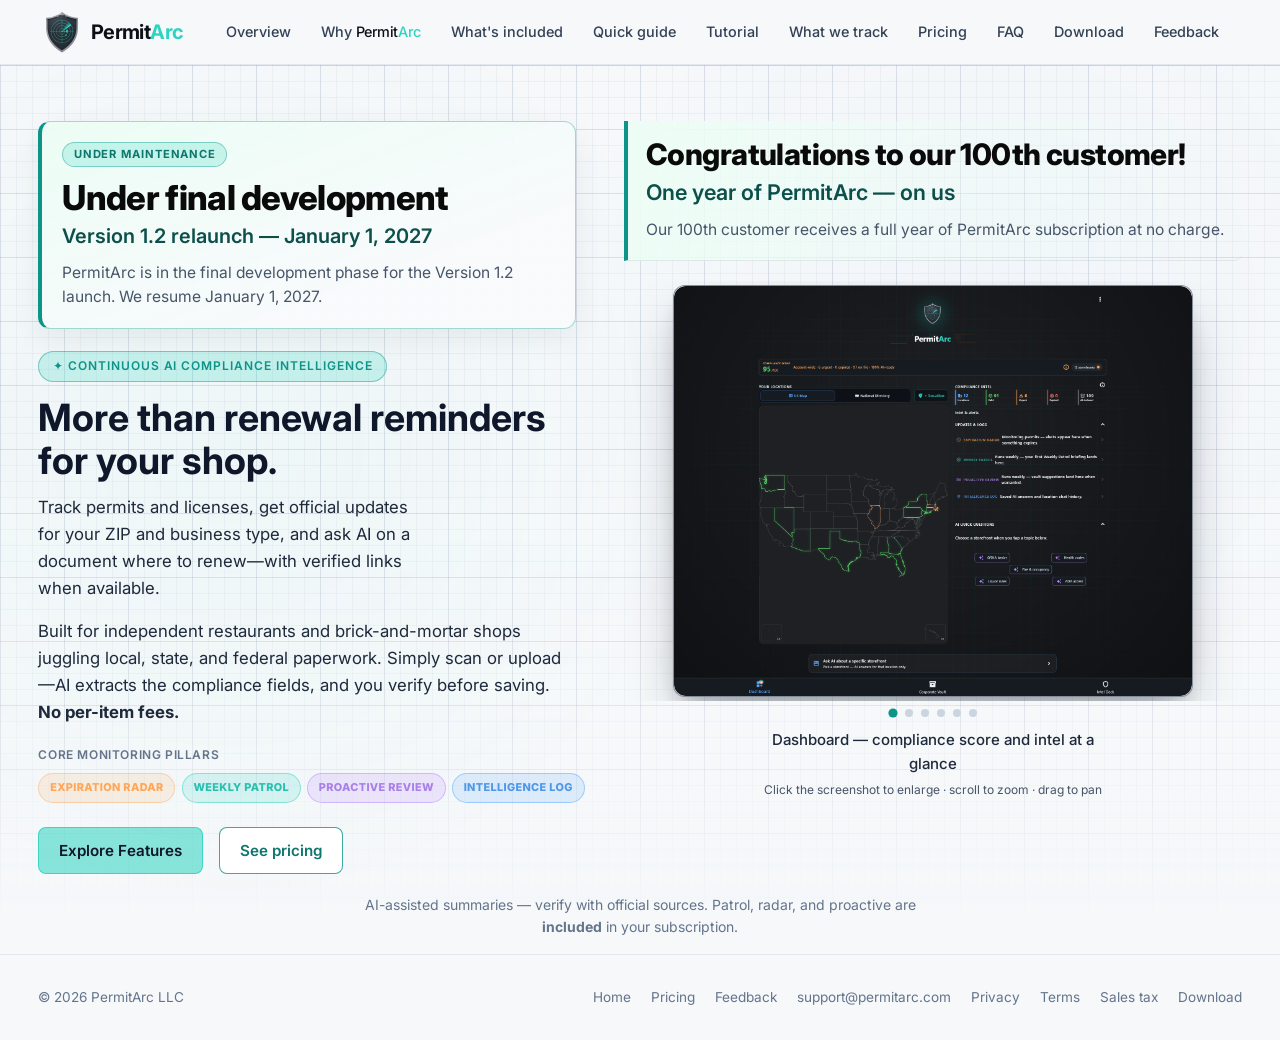
<file: index.html>
<!DOCTYPE html>
<html lang="en">
<head>
  <meta charset="UTF-8">
  <meta name="viewport" content="width=device-width, initial-scale=1.0, viewport-fit=cover">
  <link rel="icon" href="favicon.ico?v=20260929shield" sizes="48x48">
  <link rel="icon" type="image/png" sizes="32x32" href="favicon-32x32.png?v=20260929shield">
  <link rel="icon" type="image/png" sizes="16x16" href="favicon-16x16.png?v=20260929shield">
  <link rel="apple-touch-icon" sizes="180x180" href="apple-touch-icon.png?v=20260929shield">
  <meta name="description" content="PermitArc — more than renewal reminders. Track permits and licenses, official updates for your ZIP and business type, and document Ask AI with verified links. Patrol and radar included.">
  <title>PermitArc | Stay Ahead of Permit &amp; License Renewals</title>
  <link rel="preconnect" href="https://fonts.googleapis.com">
  <link rel="preconnect" href="https://fonts.gstatic.com" crossorigin>
  <link href="https://fonts.googleapis.com/css2?family=Inter:wght@400;500;600;700;800&display=swap" rel="stylesheet">
  <link rel="stylesheet" href="styles.css?v=20261003chip2">
  <link rel="stylesheet" href="door-home.css?v=20261112devsign">
  <script src="launch-config.js?v=20260911c"></script>
  <script src="site-ga4.js?v=20260923"></script>
  <script src="site-support-mailto.js?v=20260918chooser"></script>
  <script src="site-nav-config.js?v=20261002overview"></script>
</head>
<body class="door-page" data-nav-page="home">
  <header class="site-header site-header--light">
    <div class="header-inner">
      <a href="/" class="logo">
        <img src="assets/shield_logo.png?v=20260929shield" alt="" class="logo-mark" width="48" height="48">
        <span class="logo-wordmark">Permit<span class="logo-arc">Arc</span></span>
      </a>
      <button type="button" class="nav-toggle" aria-expanded="false" aria-controls="site-nav" aria-label="Open menu">
        <span class="nav-toggle-bar" aria-hidden="true"></span>
        <span class="nav-toggle-bar" aria-hidden="true"></span>
        <span class="nav-toggle-bar" aria-hidden="true"></span>
      </button>
      <nav class="nav" id="site-nav" aria-label="Main"></nav>
    </div>
  </header>

  <div class="door-page__stack">
    <div class="door-hero__grid-bg" aria-hidden="true"></div>
    <div class="door-hero__circuit" aria-hidden="true"></div>
  <main class="door-hero">
    <div class="door-hero__grid">
      <div class="door-copy">
        <section class="door-dev-sign" aria-label="Under final development">
          <p class="door-dev-sign__status">Under maintenance</p>
          <p class="door-dev-sign__headline">Under final development</p>
          <p class="door-dev-sign__launch">Version 1.2 relaunch &mdash; <span class="door-dev-sign__date">January 1, 2027</span></p>
          <p class="door-dev-sign__body">PermitArc is in the final development phase for the Version 1.2 launch. We resume January 1, 2027.</p>
        </section>
        <p class="door-hero-eyebrow">&#10022; CONTINUOUS AI COMPLIANCE INTELLIGENCE</p>
        <h1>More than renewal reminders for your shop.</h1>
        <p class="door-lead">Track permits and licenses, get official updates for your ZIP and business type, and ask AI on a document where to renew&mdash;with verified links when available.</p>
        <p class="door-detail">Built for independent restaurants and brick-and-mortar shops juggling local, state, and federal paperwork. Simply scan or upload&mdash;AI extracts the compliance fields, and you verify before saving. <strong>No per-item fees.</strong></p>

        <p class="door-pillars-label" id="door-pillars-label">Core Monitoring Pillars</p>
        <div class="hero-pillars" aria-labelledby="door-pillars-label">
          <a href="intelligence.html#expiration-radar" class="hero-pillar-link pillar-chip pillar-chip--radar">Expiration Radar</a>
          <a href="intelligence.html#weekly-patrol" class="hero-pillar-link hero-pillar-link--patrol">Weekly Patrol</a>
          <a href="intelligence.html#proactive" class="hero-pillar-link hero-pillar-link--proactive">Proactive Review</a>
          <a href="intelligence.html#intelligence-log" class="hero-pillar-link hero-pillar-link--intel-log">Intelligence Log</a>
        </div>

        <div class="door-cta-row">
          <a href="home-more.html" class="btn btn-primary door-btn-primary">Explore Features</a>
          <a href="pricing.html" class="btn btn-secondary door-btn-outline-teal">See pricing</a>
        </div>
      </div>

      <div class="door-carousel-wrap">
        <section class="door-century-announce" aria-label="100th customer celebration">
          <p class="door-century-announce__headline">Congratulations to our 100th customer!</p>
          <p class="door-century-announce__prize">One year of PermitArc &mdash; on us</p>
          <p class="door-century-announce__body">Our 100th customer receives a full year of PermitArc subscription at no charge.</p>
        </section>
        <div class="door-carousel__stage" aria-label="Product screenshots">
          <div class="door-carousel__ring" id="doorCarouselRing"></div>
        </div>
        <div class="door-carousel__dots" id="doorCarouselDots" role="tablist" aria-label="Screenshot carousel"></div>
        <p class="door-carousel__caption" id="doorCarouselCaption"></p>
        <p class="door-carousel__hint">Click the screenshot to enlarge &middot; scroll to zoom &middot; drag to pan</p>
      </div>
    </div>
  </main>

  <p class="door-trust">
    AI-assisted summaries &mdash; verify with official sources.
    Patrol, radar, and proactive are <strong>included</strong> in your subscription.
  </p>
  </div>

  <footer class="site-footer premium-canvas">
    <div class="footer-inner">
      <p>&copy; 2026 PermitArc LLC</p>
      <div class="footer-links" id="site-footer-links"></div>
    </div>
  </footer>

  <script src="site-chrome.js?v=20261002overview"></script>
  <script src="door-carousel.js?v=20261003doorsal2"></script>
</body>
</html>
</file>
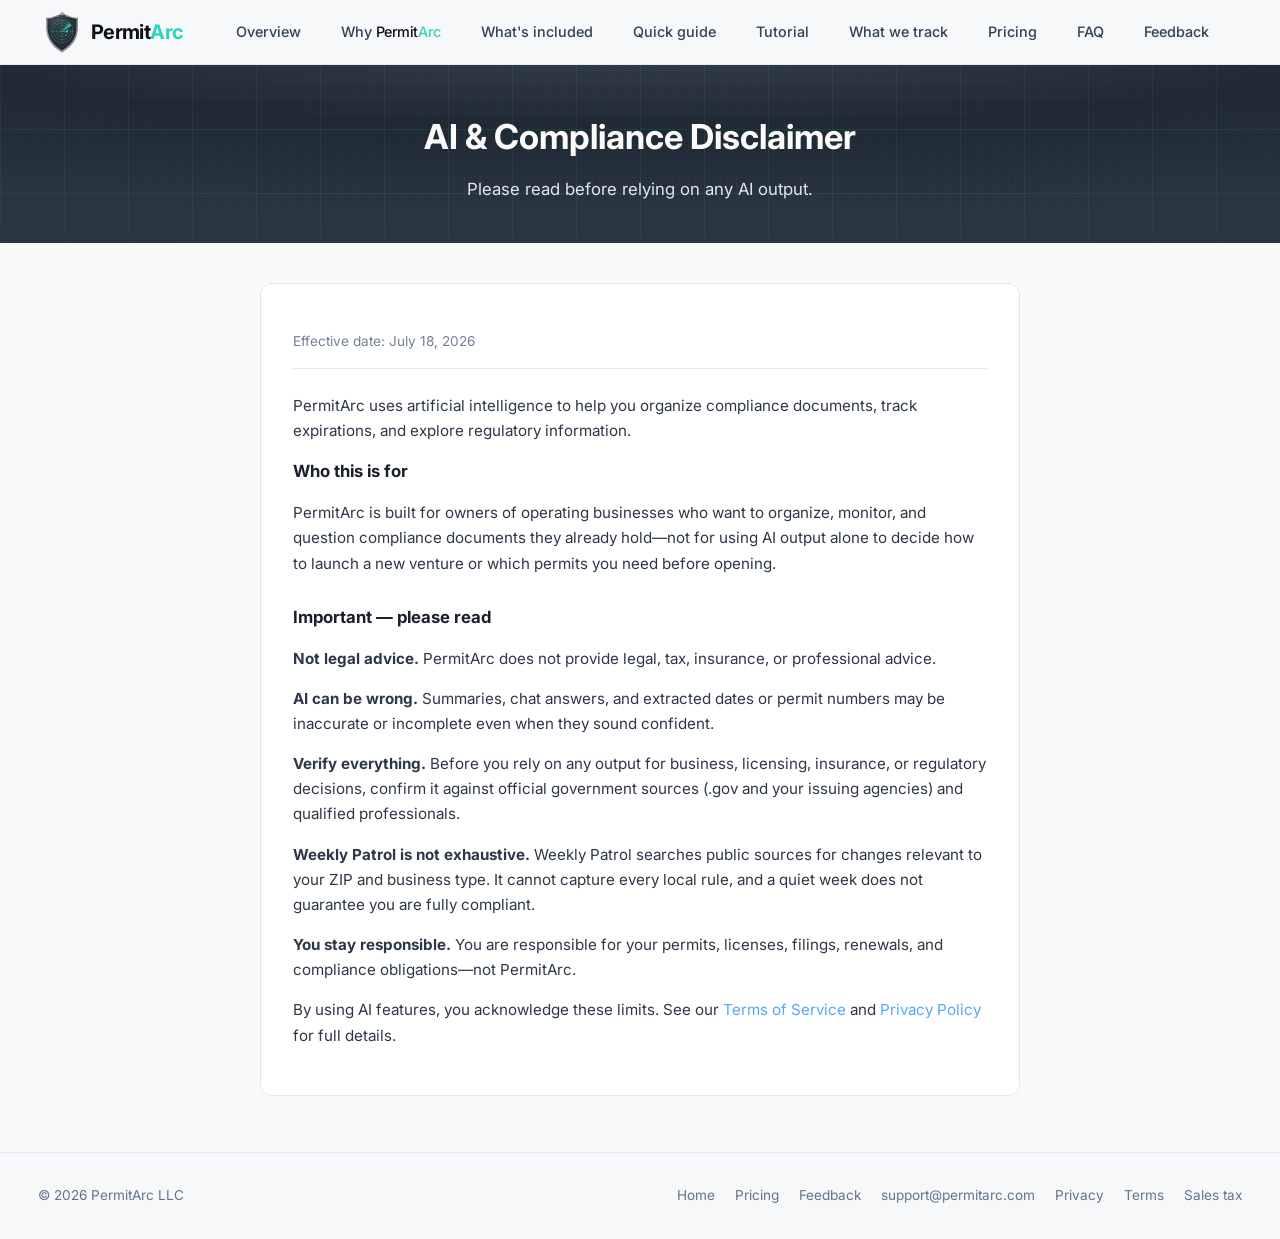
<file: ai-disclaimer.html>
<!DOCTYPE html>
<html lang="en">
<head>
  <meta charset="UTF-8">
  <meta name="viewport" content="width=device-width, initial-scale=1.0, viewport-fit=cover">
  <link rel="icon" href="favicon.ico?v=20260929shield" sizes="48x48">
  <link rel="icon" type="image/png" sizes="32x32" href="favicon-32x32.png?v=20260929shield">
  <link rel="icon" type="image/png" sizes="16x16" href="favicon-16x16.png?v=20260929shield">
  <link rel="apple-touch-icon" sizes="180x180" href="apple-touch-icon.png?v=20260929shield">
  <meta name="description" content="PermitArc AI and compliance disclaimer &mdash; verify AI outputs with official sources. Not legal advice.">
  <title>AI &amp; Compliance Disclaimer | PermitArc</title>
  <link rel="preconnect" href="https://fonts.googleapis.com">
  <link rel="preconnect" href="https://fonts.gstatic.com" crossorigin>
  <link href="https://fonts.googleapis.com/css2?family=Inter:wght@400;500;600;700&display=swap" rel="stylesheet">
  <link rel="stylesheet" href="styles.css?v=20261003site4">
  <link rel="stylesheet" href="door-home.css?v=20261002chrome">
  <script src="launch-config.js?v=20260911c"></script>
  <script src="site-ga4.js?v=20260923"></script>
  <script src="site-support-mailto.js?v=20260918chooser"></script>
  <script src="site-nav-config.js?v=20261002overview"></script>
</head>
<body data-nav-page="ai">
  <header class="site-header site-header--light">
    <div class="header-inner">
      <a href="/" class="logo"><img src="assets/shield_logo.png?v=20260929shield" alt="" class="logo-mark" width="48" height="48"><span class="logo-wordmark">Permit<span class="logo-arc">Arc</span></span></a>
      <button type="button" class="nav-toggle" aria-expanded="false" aria-controls="site-nav" aria-label="Open menu">
        <span class="nav-toggle-bar" aria-hidden="true"></span>
        <span class="nav-toggle-bar" aria-hidden="true"></span>
        <span class="nav-toggle-bar" aria-hidden="true"></span>
      </button>
            <nav class="nav" id="site-nav" aria-label="Main"></nav>
    </div>
  </header>

  <section class="page-hero premium-canvas">
    <div class="page-hero-inner">
      <h1>AI &amp; Compliance Disclaimer</h1>
      <p>Please read before relying on any AI output.</p>
    </div>
  </section>

  <section class="section-light page-content">
    <div class="section-inner">
      <article class="legal-doc">
        <p class="legal-meta">Effective date: July 18, 2026</p>

        <p>PermitArc uses artificial intelligence to help you organize compliance documents, track expirations, and explore regulatory information.</p>

        <h2>Who this is for</h2>
        <p>PermitArc is built for owners of operating businesses who want to organize, monitor, and question compliance documents they already hold&mdash;not for using AI output alone to decide how to launch a new venture or which permits you need before opening.</p>

        <h2>Important &mdash; please read</h2>

        <p><strong>Not legal advice.</strong> PermitArc does not provide legal, tax, insurance, or professional advice.</p>

        <p><strong>AI can be wrong.</strong> Summaries, chat answers, and extracted dates or permit numbers may be inaccurate or incomplete even when they sound confident.</p>

        <p><strong>Verify everything.</strong> Before you rely on any output for business, licensing, insurance, or regulatory decisions, confirm it against official government sources (.gov and your issuing agencies) and qualified professionals.</p>

        <p><strong>Weekly Patrol is not exhaustive.</strong> Weekly Patrol searches public sources for changes relevant to your ZIP and business type. It cannot capture every local rule, and a quiet week does not guarantee you are fully compliant.</p>

        <p><strong>You stay responsible.</strong> You are responsible for your permits, licenses, filings, renewals, and compliance obligations&mdash;not PermitArc.</p>

        <p>By using AI features, you acknowledge these limits. See our <a href="terms.html">Terms of Service</a> and <a href="privacy.html">Privacy Policy</a> for full details.</p>
      </article>
    </div>
  </section>

  <footer class="site-footer premium-canvas">
    <div class="footer-inner">
      <p>&copy; 2026 PermitArc LLC</p>
      <div class="footer-links" id="site-footer-links"></div>
    </div>
  </footer>
  <script src="site-chrome.js?v=20261002overview"></script>
  <script src="site-public.js?v=20260917fix" defer></script>
  <script src="site-nav.js" defer></script>
</body>
</html>
</file>
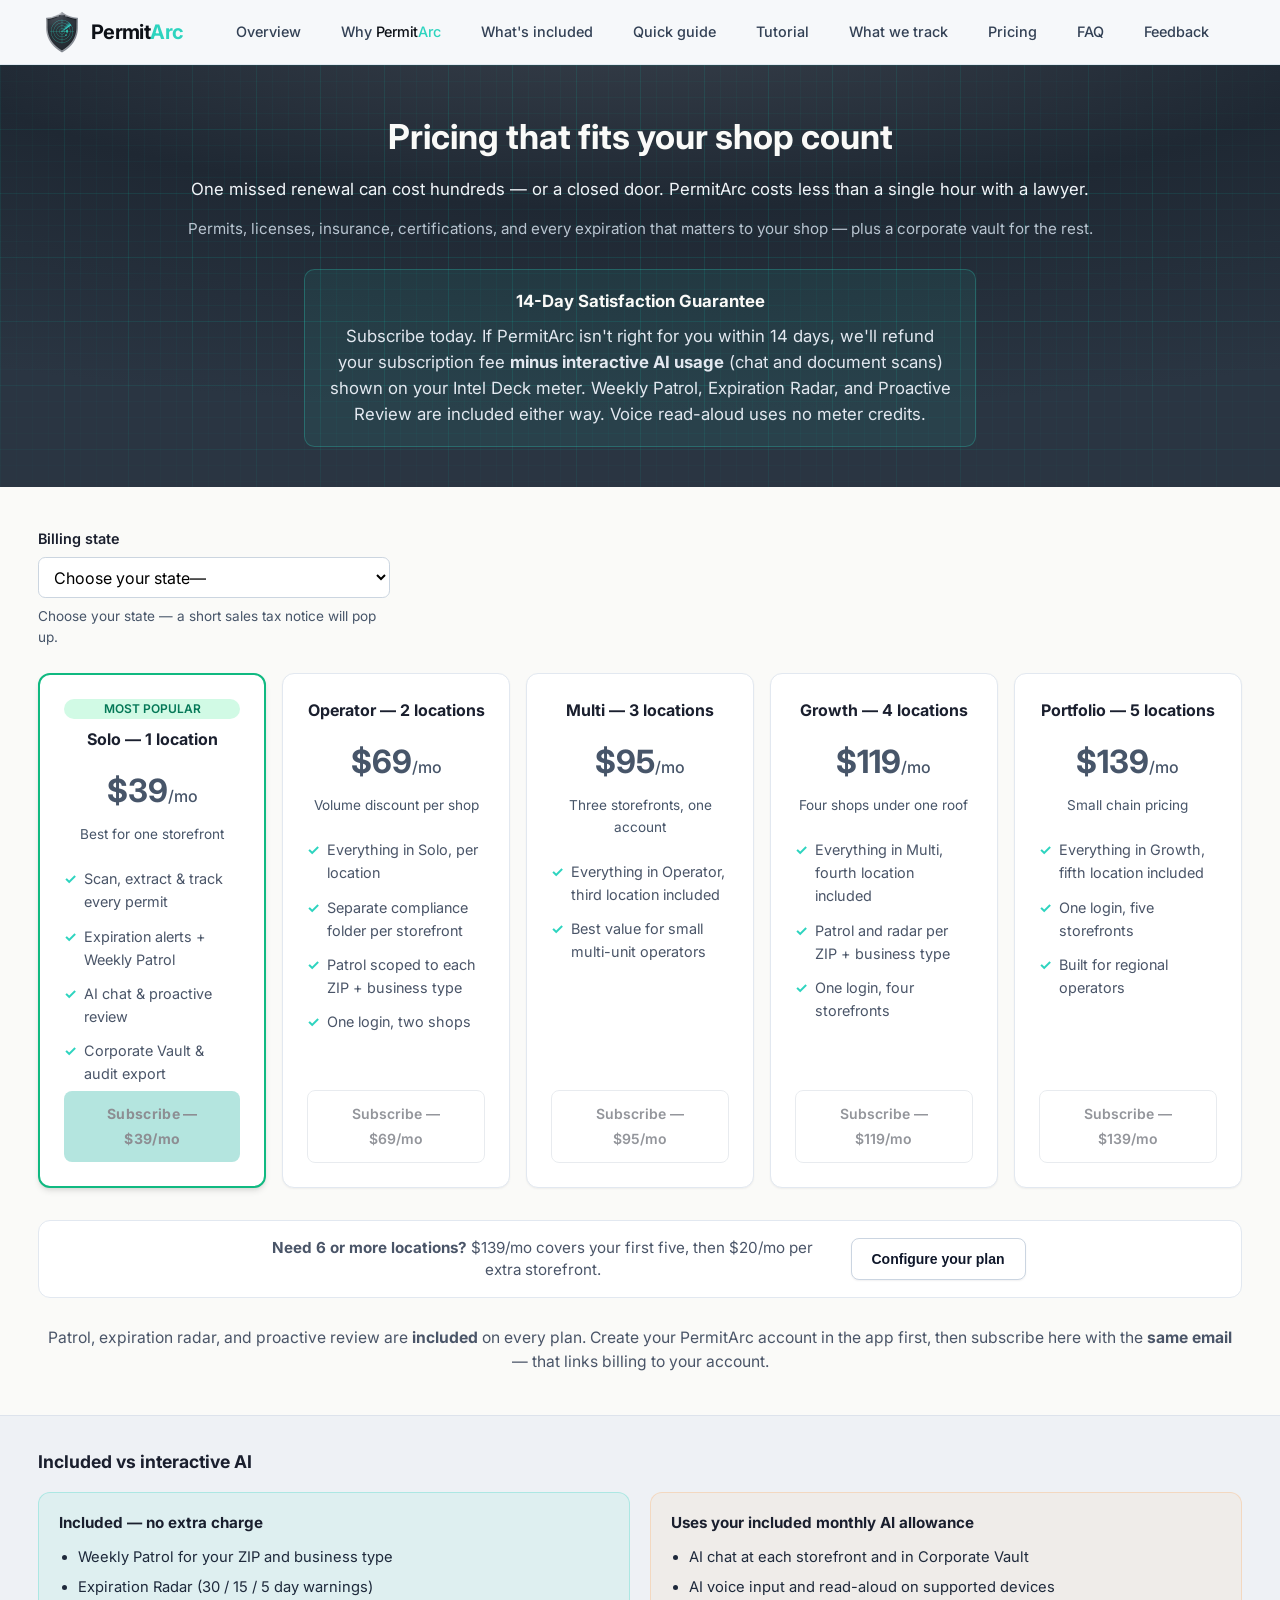
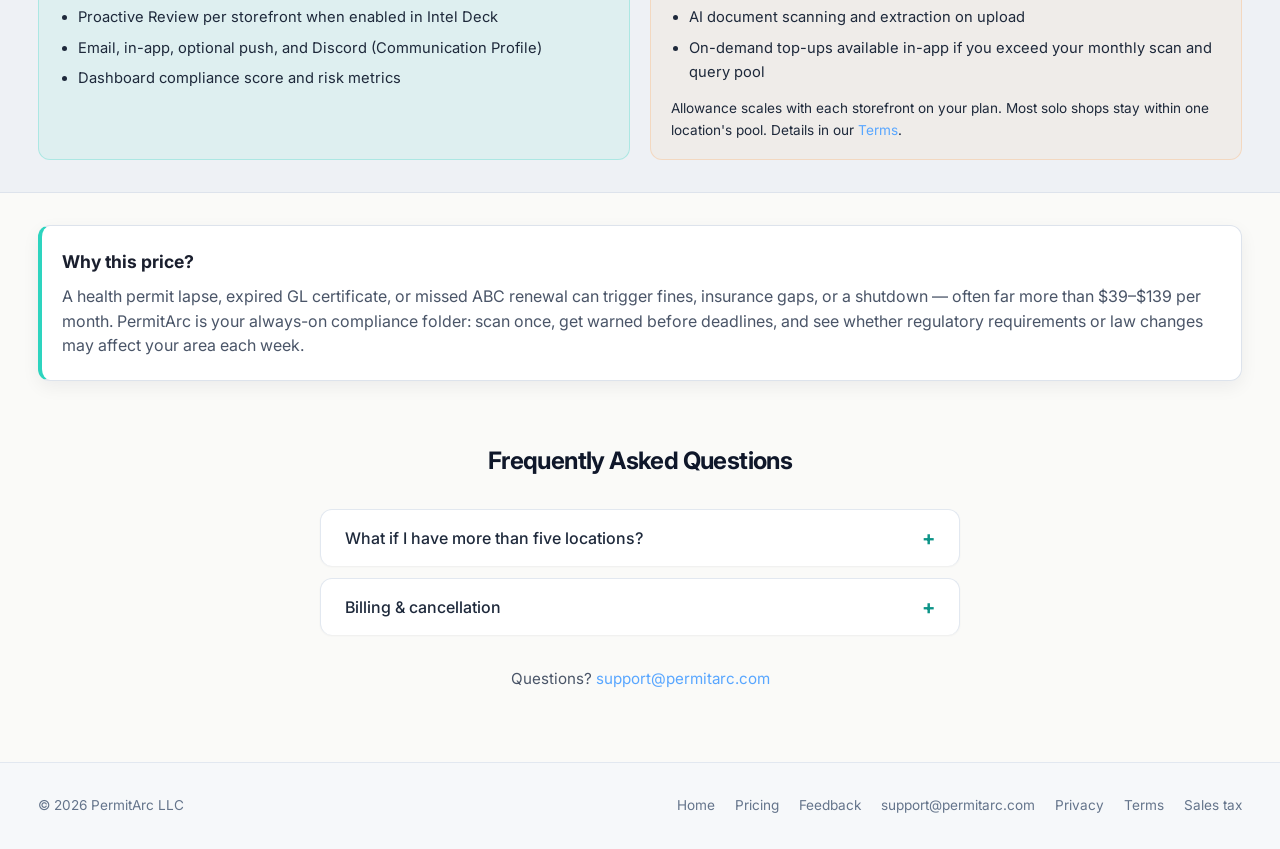
<file: download.html>
<!DOCTYPE html>
<html lang="en">
<head>
  <meta charset="UTF-8">
  <meta name="viewport" content="width=device-width, initial-scale=1.0, viewport-fit=cover">
  <link rel="icon" href="favicon.ico?v=20260929shield" sizes="48x48">
  <link rel="icon" type="image/png" sizes="32x32" href="favicon-32x32.png?v=20260929shield">
  <link rel="icon" type="image/png" sizes="16x16" href="favicon-16x16.png?v=20260929shield">
  <link rel="apple-touch-icon" sizes="180x180" href="apple-touch-icon.png?v=20260929shield">
  <meta name="robots" content="noindex, nofollow">
  <meta name="description" content="Download PermitArc for Android, Windows, iPhone, iPad, and Mac after your subscription is active.">
  <title>Download | PermitArc</title>
  <link rel="preconnect" href="https://fonts.googleapis.com">
  <link rel="preconnect" href="https://fonts.gstatic.com" crossorigin>
  <link href="https://fonts.googleapis.com/css2?family=Inter:wght@400;500;600;700&display=swap" rel="stylesheet">
  <link rel="stylesheet" href="styles.css?v=20261003site4">
  <link rel="stylesheet" href="door-home.css?v=20261002chrome">
  <script src="launch-config.js?v=20260911c"></script>
  <script src="site-ga4.js?v=20260923"></script>
  <script src="site-support-mailto.js?v=20260918chooser"></script>
  <script src="site-nav-config.js?v=20261002overview"></script>
  <script src="download-gate.js?v=20260911c"></script>
</head>
<body data-nav-page="download">
  <header class="site-header site-header--light">
    <div class="header-inner">
      <a href="/" class="logo"><img src="assets/shield_logo.png?v=20260929shield" alt="" class="logo-mark" width="48" height="48"><span class="logo-wordmark">Permit<span class="logo-arc">Arc</span></span></a>
      <button type="button" class="nav-toggle" aria-expanded="false" aria-controls="site-nav" aria-label="Open menu">
        <span class="nav-toggle-bar" aria-hidden="true"></span>
        <span class="nav-toggle-bar" aria-hidden="true"></span>
        <span class="nav-toggle-bar" aria-hidden="true"></span>
      </button>
            <nav class="nav" id="site-nav" aria-label="Main"></nav>
    </div>
  </header>

  <section class="page-hero premium-canvas">
    <div class="page-hero-inner">
      <p class="owner-preview-banner" id="owner-preview-banner" hidden tabindex="-1"><strong>Owner preview only.</strong> The public cannot see this page yet. Install files are not hosted &mdash; download buttons may 404 until launch.</p>
      <h1>Download PermitArc</h1>
      <p>Install after your subscription is active, then log in with the <strong>same email you used to pay</strong> so your plan and location limit sync to the app.</p>
    </div>
  </section>

  <section class="section-light page-content">
    <div class="section-inner">
      <div class="pricing-expand" style="margin-bottom: 2rem;">
        <h4>After you subscribe</h4>
        <p>Pick a plan, then download the app for your device. Use the same email at checkout and when you log in. If you still need a plan, start on <a href="pricing.html">Pricing</a>.</p>
      </div>

      <div class="pricing-cards">
        <div class="price-card featured">
          <h3>Android</h3>
          <p>Phone or tablet. Install the APK, then open PermitArc and sign in.</p>
          <a class="btn btn-primary pricing-subscribe" href="downloads/PermitArc-android.apk">Download Android APK</a>
        </div>
        <div class="price-card">
          <h3>Windows</h3>
          <p>PC or laptop installer.</p>
          <a class="btn btn-primary pricing-subscribe" href="downloads/PermitArc-windows.exe">Download Windows installer</a>
        </div>
        <div class="price-card">
          <h3>iPhone &amp; iPad</h3>
          <p>Install from the App Store (Apple does not allow an iPhone file from this site).</p>
          <a class="btn btn-primary pricing-subscribe" href="https://apps.apple.com/search?term=PermitArc">Get on the App Store</a>
        </div>
        <div class="price-card">
          <h3>Mac</h3>
          <p>Mac installer for Apple computers.</p>
          <a class="btn btn-primary pricing-subscribe" href="downloads/PermitArc-mac.dmg">Download for Mac</a>
        </div>
      </div>

      <div class="pricing-expand" style="margin-top: 2rem;">
        <h4>Already installed?</h4>
        <p>Open the app and log in with your checkout email. Your subscription should appear within a minute of payment.</p>
        <p style="margin-top: 0.75rem;">Questions or billing changes? <a href="mailto:support@permitarc.com?subject=PermitArc%20support">support@permitarc.com</a></p>
      </div>
    </div>
  </section>

  <footer class="site-footer premium-canvas">
    <div class="footer-inner">
      <p>&copy; 2026 PermitArc LLC</p>
      <div class="footer-links" id="site-footer-links"></div>
    </div>
  </footer>
  <script src="site-chrome.js?v=20261002overview"></script>
  <script src="site-public.js?v=20260917fix" defer></script>
  <script src="site-nav.js" defer></script>
  <script>
    (function () {
      var params = new URLSearchParams(window.location.search);
      var cfg = window.PermitArcLaunch || {};
      if (params.get('preview') === (cfg.downloadPreviewToken || 'permitarc-owner-preview')) {
        var banner = document.getElementById('owner-preview-banner');
        if (banner) banner.hidden = false;
      }
    })();
  </script>
</body>
</html>
</file>
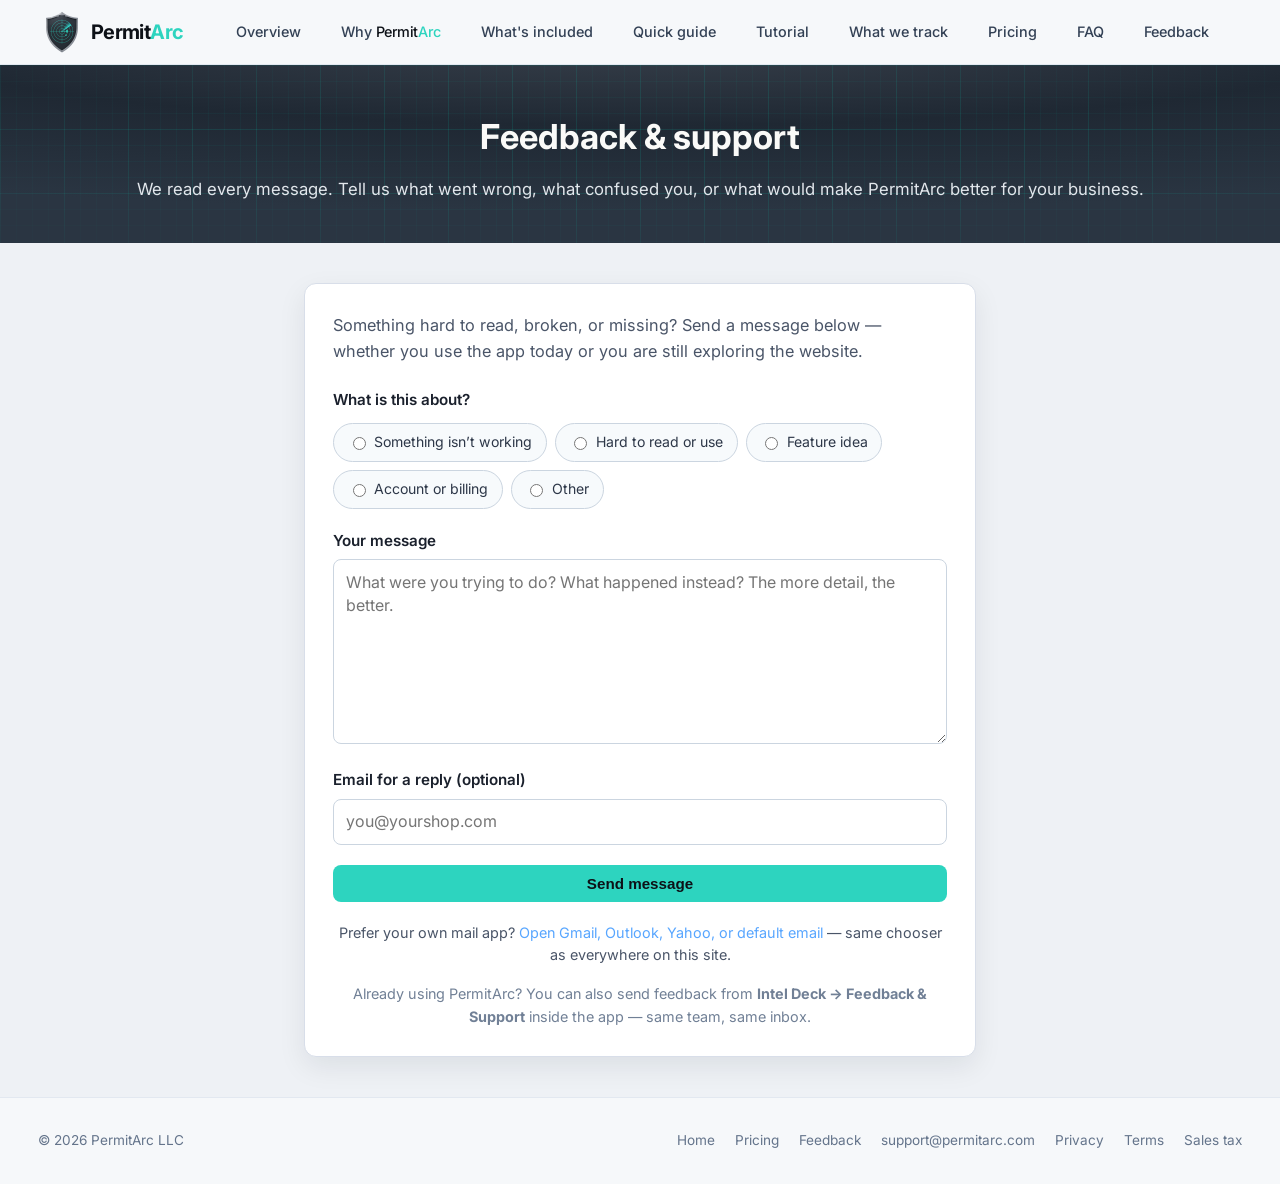
<file: feedback.html>
<!DOCTYPE html>
<html lang="en">
<head>
  <meta charset="UTF-8">
  <meta name="viewport" content="width=device-width, initial-scale=1.0, viewport-fit=cover">
  <link rel="icon" href="favicon.ico?v=20260929shield" sizes="48x48">
  <link rel="icon" type="image/png" sizes="32x32" href="favicon-32x32.png?v=20260929shield">
  <link rel="icon" type="image/png" sizes="16x16" href="favicon-16x16.png?v=20260929shield">
  <link rel="apple-touch-icon" sizes="180x180" href="apple-touch-icon.png?v=20260929shield">
  <meta name="description" content="Send feedback to the PermitArc team &mdash; bugs, ideas, and support.">
  <title>Feedback &amp; Support | PermitArc</title>
  <link rel="preconnect" href="https://fonts.googleapis.com">
  <link rel="preconnect" href="https://fonts.gstatic.com" crossorigin>
  <link href="https://fonts.googleapis.com/css2?family=Inter:wght@400;500;600;700&display=swap" rel="stylesheet">
  <link rel="stylesheet" href="styles.css?v=20261003site4">
  <link rel="stylesheet" href="door-home.css?v=20261002chrome">
  <script src="launch-config.js?v=20260911c"></script>
  <script src="site-ga4.js?v=20260923"></script>
  <script src="site-support-mailto.js?v=20260918chooser"></script>
  <script src="site-supabase-public.js?v=20260918form"></script>
  <script src="site-nav-config.js?v=20261002overview"></script>
</head>
<body data-nav-page="feedback">
  <header class="site-header site-header--light">
    <div class="header-inner">
      <a href="/" class="logo"><img src="assets/shield_logo.png?v=20260929shield" alt="" class="logo-mark" width="48" height="48"><span class="logo-wordmark">Permit<span class="logo-arc">Arc</span></span></a>
      <button type="button" class="nav-toggle" aria-expanded="false" aria-controls="site-nav" aria-label="Open menu">
        <span class="nav-toggle-bar" aria-hidden="true"></span>
        <span class="nav-toggle-bar" aria-hidden="true"></span>
        <span class="nav-toggle-bar" aria-hidden="true"></span>
      </button>
      <nav class="nav" id="site-nav" aria-label="Main"></nav>
    </div>
  </header>

  <section class="page-hero premium-canvas">
    <div class="page-hero-inner">
      <h1>Feedback &amp; support</h1>
      <p>We read every message. Tell us what went wrong, what confused you, or what would make PermitArc better for your business.</p>
    </div>
  </section>

  <section class="section-band-muted page-content page-content-fill">
    <div class="section-inner">
      <div class="feedback-panel card-elevated">
        <p class="feedback-intro">Something hard to read, broken, or missing? Send a message below &mdash; whether you use the app today or you are still exploring the website.</p>

        <div id="feedback-form-error" class="feedback-form-error" role="alert" hidden></div>

        <form id="website-feedback-form" class="feedback-form" action="#" method="post">
          <fieldset class="feedback-fieldset">
            <legend class="feedback-legend">What is this about?</legend>
            <div class="feedback-chip-grid">
              <label class="feedback-chip"><input type="radio" name="category" value="bug" required> Something isn&rsquo;t working</label>
              <label class="feedback-chip"><input type="radio" name="category" value="readability"> Hard to read or use</label>
              <label class="feedback-chip"><input type="radio" name="category" value="feature"> Feature idea</label>
              <label class="feedback-chip"><input type="radio" name="category" value="account"> Account or billing</label>
              <label class="feedback-chip"><input type="radio" name="category" value="other"> Other</label>
            </div>
          </fieldset>

          <label class="feedback-label" for="feedback-message">Your message</label>
          <textarea id="feedback-message" class="feedback-textarea" name="message" rows="7" required
            placeholder="What were you trying to do? What happened instead? The more detail, the better."></textarea>

          <label class="feedback-label" for="feedback-reply-email">Email for a reply (optional)</label>
          <input id="feedback-reply-email" class="feedback-input" type="email" name="contactEmail" autocomplete="email"
            placeholder="you@yourshop.com">

          <button type="submit" class="btn btn-primary feedback-submit">Send message</button>
        </form>

        <div id="feedback-form-success" class="feedback-success" tabindex="-1" hidden>
          <h2 class="feedback-success-title">Thank you &mdash; we got it.</h2>
          <p>Your message was sent to the PermitArc team. If you left an email, we may follow up when we have an update.</p>
        </div>

        <p id="feedback-mail-alt" class="feedback-mail-alt">
          Prefer your own mail app?
          <a href="mailto:support@permitarc.com?subject=PermitArc%20support">Open Gmail, Outlook, Yahoo, or default email</a>
          &mdash; same chooser as everywhere on this site.
        </p>

        <p class="feedback-note">Already using PermitArc? You can also send feedback from <strong>Intel Deck &rarr; Feedback &amp; Support</strong> inside the app &mdash; same team, same inbox.</p>
      </div>
    </div>
  </section>

  <footer class="site-footer premium-canvas">
    <div class="footer-inner">
      <p>&copy; 2026 PermitArc LLC</p>
      <div class="footer-links" id="site-footer-links"></div>
    </div>
  </footer>
  <script src="site-email-compose.js?v=20260918chooser"></script>
  <script src="site-chrome.js?v=20261002overview"></script>
  <script src="site-feedback-form.js?v=20260918form" defer></script>
  <script src="site-public.js?v=20260917fix" defer></script>
  <script src="site-nav.js" defer></script>
</body>
</html>
</file>
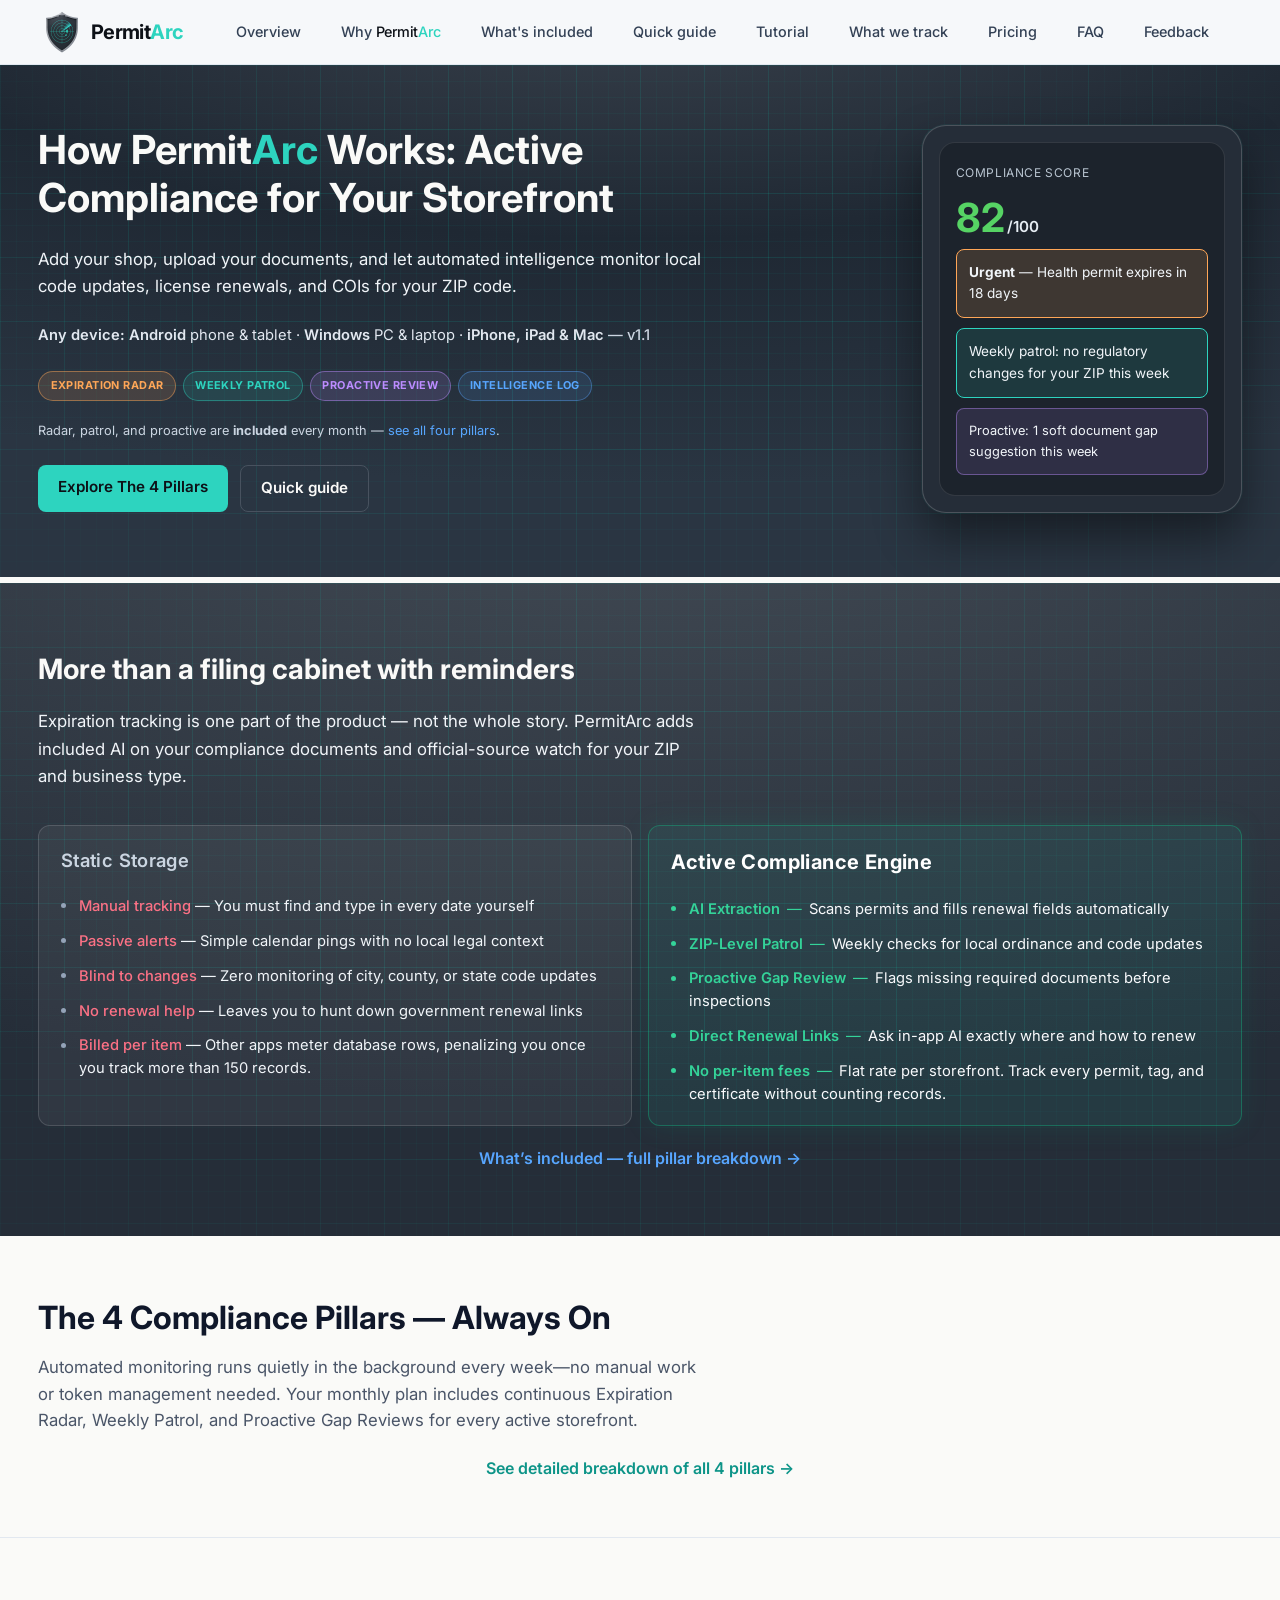
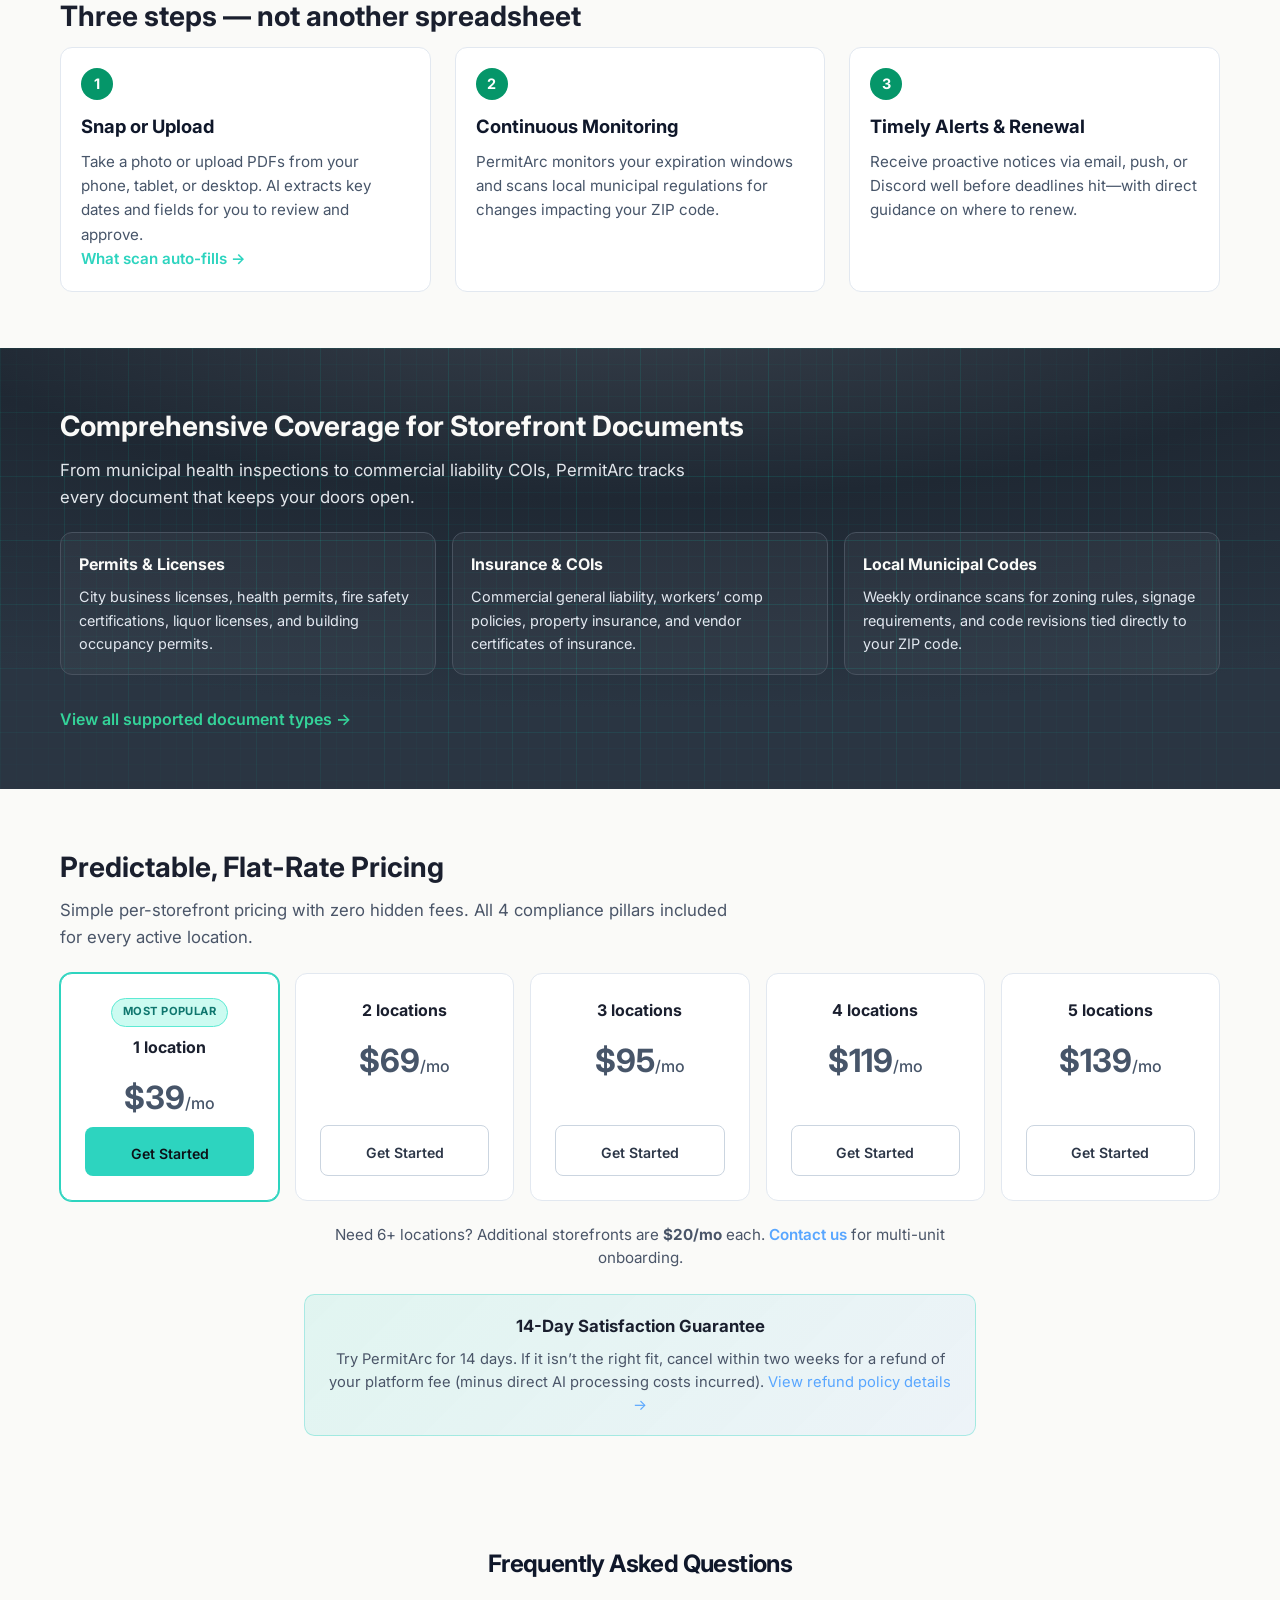
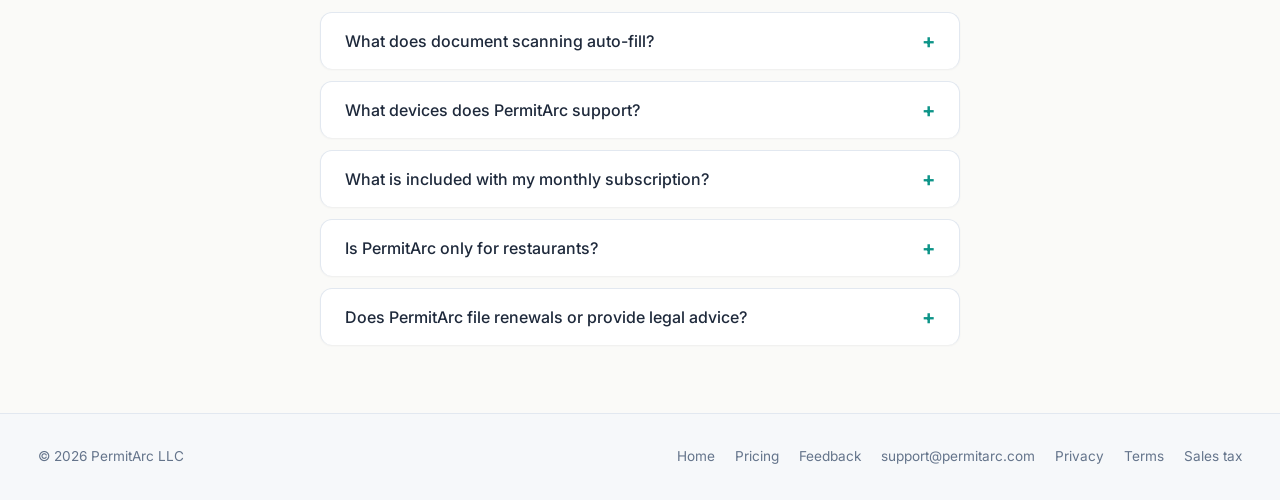
<file: home-more.html>
<!DOCTYPE html>
<html lang="en">
<head>
  <meta charset="UTF-8">
  <meta name="viewport" content="width=device-width, initial-scale=1.0, viewport-fit=cover">
  <link rel="icon" href="favicon.ico?v=20260929shield" sizes="48x48">
  <link rel="icon" type="image/png" sizes="32x32" href="favicon-32x32.png?v=20260929shield">
  <link rel="icon" type="image/png" sizes="16x16" href="favicon-16x16.png?v=20260929shield">
  <link rel="apple-touch-icon" sizes="180x180" href="apple-touch-icon.png?v=20260929shield">
  <meta name="description" content="PermitArc &mdash; track permits, licenses, and insurance on iPhone, iPad, Android, Windows, and Mac. Expiration Radar, Weekly Patrol, and Proactive review included. From $39/mo.">
  <title>PermitArc | How it works — learn more</title>
  <link rel="preconnect" href="https://fonts.googleapis.com">
  <link rel="preconnect" href="https://fonts.gstatic.com" crossorigin>
  <link href="https://fonts.googleapis.com/css2?family=Inter:wght@400;500;600;700&display=swap" rel="stylesheet">
  <link rel="stylesheet" href="styles.css?v=20261003faqpad1">
  <link rel="stylesheet" href="door-home.css?v=20261002chrome">
  <script src="launch-config.js?v=20260911c"></script>
  <script src="site-ga4.js?v=20260923"></script>
  <script src="site-support-mailto.js?v=20260918chooser"></script>
  <script src="site-nav-config.js?v=20261002overview"></script>
</head>
<body data-nav-page="overview">
  <header class="site-header site-header--light">
    <div class="header-inner">
      <a href="/" class="logo"><img src="assets/shield_logo.png?v=20260929shield" alt="" class="logo-mark" width="48" height="48"><span class="logo-wordmark">Permit<span class="logo-arc">Arc</span></span></a>
      <button type="button" class="nav-toggle" aria-expanded="false" aria-controls="site-nav" aria-label="Open menu">
        <span class="nav-toggle-bar" aria-hidden="true"></span>
        <span class="nav-toggle-bar" aria-hidden="true"></span>
        <span class="nav-toggle-bar" aria-hidden="true"></span>
      </button>
            <nav class="nav" id="site-nav" aria-label="Main"></nav>
    </div>
  </header>

  <section id="top" class="hero hero--split premium-canvas">
    <div class="hero-inner">
      <div class="hero-copy">
        <h1>How Permit<span class="text-teal-400">Arc</span> Works: Active Compliance for Your Storefront</h1>
        <p class="subhead">Add your shop, upload your documents, and let automated intelligence monitor local code updates, license renewals, and COIs for your ZIP code.</p>
        <p class="hero-platform"><strong>Any device:</strong> <strong>Android</strong> phone &amp; tablet &middot; <strong>Windows</strong> PC &amp; laptop &middot; <strong>iPhone, iPad &amp; Mac</strong> <span class="hero-platform-v11">&mdash; v1.1</span></p>
        <div class="hero-pillars" aria-label="Intelligence pillars &mdash; tap to learn more">
          <a href="intelligence.html#expiration-radar" class="hero-pillar-link hero-pillar-link--radar">Expiration Radar</a>
          <a href="intelligence.html#weekly-patrol" class="hero-pillar-link hero-pillar-link--patrol">Weekly Patrol</a>
          <a href="intelligence.html#proactive" class="hero-pillar-link hero-pillar-link--proactive">Proactive Review</a>
          <a href="intelligence.html#intelligence-log" class="hero-pillar-link hero-pillar-link--intel-log">Intelligence Log</a>
          <p class="hero-pillars-note">Radar, patrol, and proactive are <strong>included</strong> every month &mdash; <a href="intelligence.html">see all four pillars</a>.</p>
        </div>
        <div class="hero-cta">
          <a href="intelligence.html" class="btn btn-primary">Explore The 4 Pillars</a>
          <a href="how-it-works.html" class="btn btn-secondary">Quick guide</a>
        </div>
      </div>
      <div class="hero-phone-col" aria-hidden="true">
      <div class="phone-mock">
        <div class="phone-screen">
          <p class="mock-label">Compliance score</p>
          <p class="mock-score-row">
            <span class="mock-score">82</span><span class="mock-score-out-of">/100</span>
          </p>
          <div class="mock-alert">
            <strong>Urgent</strong> &mdash; Health permit expires in 18 days
          </div>
          <div class="mock-ok">
            Weekly patrol: no regulatory changes for your ZIP this week
          </div>
          <div class="mock-proactive">
            Proactive: 1 soft document gap suggestion this week
          </div>
        </div>
      </div>
      </div>
    </div>
  </section>

  <div class="section-seam" aria-hidden="true"></div>

  <section id="why" class="section-dark premium-canvas why-band">
    <div class="section-inner section-inner-wide">
      <h2>More than a filing cabinet with reminders</h2>
      <p class="section-lead section-lead-tight">Expiration tracking is one part of the product &mdash; not the whole story. PermitArc adds included AI on your compliance documents and official-source watch for your ZIP and business type.</p>
      <div class="why-compare">
        <div class="why-col why-col-muted">
          <h3 class="why-compare-card-title">Static Storage</h3>
          <ul class="why-compare-list" aria-label="Traditional storage and calendars">
            <li>
              <span class="font-medium text-rose-400">Manual tracking</span>
              <span class="text-slate-100">&mdash; You must find and type in every date yourself</span>
            </li>
            <li>
              <span class="font-medium text-rose-400">Passive alerts</span>
              <span class="text-slate-100">&mdash; Simple calendar pings with no local legal context</span>
            </li>
            <li>
              <span class="font-medium text-rose-400">Blind to changes</span>
              <span class="text-slate-100">&mdash; Zero monitoring of city, county, or state code updates</span>
            </li>
            <li>
              <span class="font-medium text-rose-400">No renewal help</span>
              <span class="text-slate-100">&mdash; Leaves you to hunt down government renewal links</span>
            </li>
            <li>
              <span class="font-medium text-rose-400">Billed per item</span>
              <span class="text-slate-100">&mdash; Other apps meter database rows, penalizing you once you track more than 150 records.</span>
            </li>
          </ul>
        </div>
        <div class="why-col why-col-accent why-col-highlight">
          <h3 class="why-compare-card-title">Active Compliance Engine</h3>
          <ul class="why-compare-list why-compare-list--accent" aria-label="PermitArc">
            <li>
              <span class="why-compare-lead">AI Extraction</span>
              <span class="why-compare-sep" aria-hidden="true">&mdash;</span>
              <span class="why-compare-note">Scans permits and fills renewal fields automatically</span>
            </li>
            <li>
              <span class="why-compare-lead">ZIP-Level Patrol</span>
              <span class="why-compare-sep" aria-hidden="true">&mdash;</span>
              <span class="why-compare-note">Weekly checks for local ordinance and code updates</span>
            </li>
            <li>
              <span class="why-compare-lead">Proactive Gap Review</span>
              <span class="why-compare-sep" aria-hidden="true">&mdash;</span>
              <span class="why-compare-note">Flags missing required documents before inspections</span>
            </li>
            <li>
              <span class="why-compare-lead">Direct Renewal Links</span>
              <span class="why-compare-sep" aria-hidden="true">&mdash;</span>
              <span class="why-compare-note">Ask in-app AI exactly where and how to renew</span>
            </li>
            <li>
              <span class="why-compare-lead">No per-item fees</span>
              <span class="why-compare-sep" aria-hidden="true">&mdash;</span>
              <span class="why-compare-note">Flat rate per storefront. Track every permit, tag, and certificate without counting records.</span>
            </li>
          </ul>
        </div>
      </div>
      <p class="section-cta-row section-cta-row--tight"><a href="intelligence.html" class="text-link-arrow">What&rsquo;s included &mdash; full pillar breakdown</a></p>
    </div>
  </section>

  <section id="included" class="section-light">
    <div class="section-inner section-inner-wide">
      <h2 class="pillars-always-on-title">The 4 Compliance Pillars &mdash; Always On</h2>
      <p class="section-lead section-lead-tight">Automated monitoring runs quietly in the background every week&mdash;no manual work or token management needed. Your monthly plan includes continuous Expiration Radar, Weekly Patrol, and Proactive Gap Reviews for every active storefront.</p>
      <p class="section-cta-row section-cta-row--tight"><a href="intelligence.html" class="pillars-cta-link">See detailed breakdown of all 4 pillars &rarr;</a></p>
    </div>
  </section>

  <section id="how" class="section-light section-divider">
    <div class="section-inner">
      <h2>Three steps &mdash; not another spreadsheet</h2>
      <div class="steps">
        <div class="step">
          <span class="step-num">1</span>
          <h3>Snap or Upload</h3>
          <p>Take a photo or upload PDFs from your phone, tablet, or desktop. AI extracts key dates and fields for you to review and approve.</p>
          <p class="step-hint"><a href="#faq-scan-auto-fill">What scan auto-fills &rarr;</a></p>
        </div>
        <div class="step">
          <span class="step-num">2</span>
          <h3>Continuous Monitoring</h3>
          <p>PermitArc monitors your expiration windows and scans local municipal regulations for changes impacting your ZIP code.</p>
        </div>
        <div class="step">
          <span class="step-num">3</span>
          <h3>Timely Alerts &amp; Renewal</h3>
          <p>Receive proactive notices via email, push, or Discord well before deadlines hit&mdash;with direct guidance on where to renew.</p>
        </div>
      </div>
    </div>
  </section>

  <section id="track" class="section-dark premium-canvas">
    <div class="section-inner">
      <h2>Comprehensive Coverage for Storefront Documents</h2>
      <p class="section-lead section-lead-tight">From municipal health inspections to commercial liability COIs, PermitArc tracks every document that keeps your doors open.</p>
      <div class="scope-pillars scope-pillars-compact">
        <div class="scope-pillar">
          <h3>Permits &amp; Licenses</h3>
          <p class="text-slate-200 leading-relaxed">City business licenses, health permits, fire safety certifications, liquor licenses, and building occupancy permits.</p>
        </div>
        <div class="scope-pillar">
          <h3>Insurance &amp; COIs</h3>
          <p class="text-slate-200 leading-relaxed">Commercial general liability, workers&rsquo; comp policies, property insurance, and vendor certificates of insurance.</p>
        </div>
        <div class="scope-pillar">
          <h3>Local Municipal Codes</h3>
          <p class="text-slate-200 leading-relaxed">Weekly ordinance scans for zoning rules, signage requirements, and code revisions tied directly to your ZIP code.</p>
        </div>
      </div>
      <details class="track-expand">
        <summary class="track-types-cta">View all supported document types &rarr;</summary>
        <div class="track-grid track-grid--in-details">
          <div class="track-item">Business license</div>
          <div class="track-item">Health permit</div>
          <div class="track-item">Liquor / ABC</div>
          <div class="track-item">General liability</div>
          <div class="track-item">Workers' comp</div>
          <div class="track-item">Fire inspection</div>
          <div class="track-item">Seller's permit</div>
          <div class="track-item">Trade license</div>
          <div class="track-item">Signage permit</div>
          <div class="track-item">Leases &amp; certs</div>
          <div class="track-item">Maintenance logs</div>
          <div class="track-item track-item-accent">+ your uploads</div>
        </div>
      </details>
    </div>
  </section>

  <section id="pricing" class="section-light">
    <div class="section-inner">
      <h2>Predictable, Flat-Rate Pricing</h2>
      <p class="section-lead section-lead-tight">Simple per-storefront pricing with zero hidden fees. All 4 compliance pillars included for every active location.</p>
      <div class="pricing-cards pricing-cards-compact">
        <div class="price-card featured">
          <p class="price-card-badge">Most Popular</p>
          <h3>1 location</h3>
          <p class="amount">$39<span>/mo</span></p>
          <a class="btn btn-primary pricing-overview-cta" href="pricing.html#plans">Get Started</a>
        </div>
        <div class="price-card">
          <h3>2 locations</h3>
          <p class="amount">$69<span>/mo</span></p>
          <a class="btn btn-secondary pricing-overview-cta pricing-overview-cta--light" href="pricing.html#plans">Get Started</a>
        </div>
        <div class="price-card">
          <h3>3 locations</h3>
          <p class="amount">$95<span>/mo</span></p>
          <a class="btn btn-secondary pricing-overview-cta pricing-overview-cta--light" href="pricing.html#plans">Get Started</a>
        </div>
        <div class="price-card">
          <h3>4 locations</h3>
          <p class="amount">$119<span>/mo</span></p>
          <a class="btn btn-secondary pricing-overview-cta pricing-overview-cta--light" href="pricing.html#plans">Get Started</a>
        </div>
        <div class="price-card">
          <h3>5 locations</h3>
          <p class="amount">$139<span>/mo</span></p>
          <a class="btn btn-secondary pricing-overview-cta pricing-overview-cta--light" href="pricing.html#plans">Get Started</a>
        </div>
      </div>
      <p class="pricing-beyond-note">Need 6+ locations? Additional storefronts are <strong>$20/mo</strong> each. <a href="mailto:support@permitarc.com?subject=PermitArc%20multi-unit%20onboarding">Contact us</a> for multi-unit onboarding.</p>
      <div class="satisfaction-guarantee satisfaction-guarantee-compact">
        <h3>14-Day Satisfaction Guarantee</h3>
        <p>Try PermitArc for 14 days. If it isn&rsquo;t the right fit, cancel within two weeks for a refund of your platform fee (minus direct AI processing costs incurred). <a href="terms.html">View refund policy details &rarr;</a></p>
      </div>
    </div>
  </section>

  <section id="faq" class="section-light">
    <div class="max-w-2xl mx-auto px-4 mb-8 text-center">
      <h2 class="text-2xl font-bold tracking-tight text-slate-900">Frequently Asked Questions</h2>
    </div>
    <div class="max-w-2xl mx-auto px-4">
      <details class="faq-details bg-white border border-slate-200 rounded-xl shadow-sm hover:border-slate-300 transition py-4 px-6 mb-3" id="faq-scan-auto-fill">
        <summary class="text-base font-medium text-slate-800">What does document scanning auto-fill?</summary>
        <p class="text-sm text-slate-600 mt-2 leading-relaxed">PermitArc extracts critical fields including document type, issuing agency, effective date, and expiration date. You can review, edit, and add custom notes before saving.</p>
      </details>
      <details class="faq-details bg-white border border-slate-200 rounded-xl shadow-sm hover:border-slate-300 transition py-4 px-6 mb-3">
        <summary class="text-base font-medium text-slate-800">What devices does PermitArc support?</summary>
        <p class="text-sm text-slate-600 mt-2 leading-relaxed">PermitArc runs on Android, Windows, iPhone, iPad, and Mac. Snap photos directly with your camera, or upload PDFs and images seamlessly from your phone, tablet, or desktop.</p>
      </details>
      <details class="faq-details bg-white border border-slate-200 rounded-xl shadow-sm hover:border-slate-300 transition py-4 px-6 mb-3">
        <summary class="text-base font-medium text-slate-800">What is included with my monthly subscription?</summary>
        <p class="text-sm text-slate-600 mt-2 leading-relaxed">Every plan includes automated Expiration Radar alerts, Weekly Patrol regulatory scans for your ZIP code, Proactive Gap Reviews, and access to on-demand AI document Q&amp;A.</p>
      </details>
      <details class="faq-details bg-white border border-slate-200 rounded-xl shadow-sm hover:border-slate-300 transition py-4 px-6 mb-3">
        <summary class="text-base font-medium text-slate-800">Is PermitArc only for restaurants?</summary>
        <p class="text-sm text-slate-600 mt-2 leading-relaxed">No. While built to handle the intense compliance requirements of commercial kitchens, PermitArc supports any brick-and-mortar storefront&mdash;including auto repair, retail, salons, fitness centers, and child care facilities.</p>
      </details>
      <details class="faq-details bg-white border border-slate-200 rounded-xl shadow-sm hover:border-slate-300 transition py-4 px-6 mb-3">
        <summary class="text-base font-medium text-slate-800">Does PermitArc file renewals or provide legal advice?</summary>
        <p class="text-sm text-slate-600 mt-2 leading-relaxed">No. PermitArc is an automated monitoring and tracking platform, not a legal or filing service. We track your deadlines, monitor code updates, and provide direct links to renewal portals so you maintain full control.</p>
      </details>
    </div>
  </section>

  <footer class="site-footer premium-canvas">
    <div class="footer-inner">
      <p>&copy; 2026 PermitArc LLC</p>
      <div class="footer-links" id="site-footer-links"></div>
    </div>
  </footer>
  <script src="site-chrome.js?v=20261002overview"></script>
  <script src="site-public.js?v=20260917fix" defer></script>
  <script src="site-nav.js" defer></script>
</body>
</html>
</file>
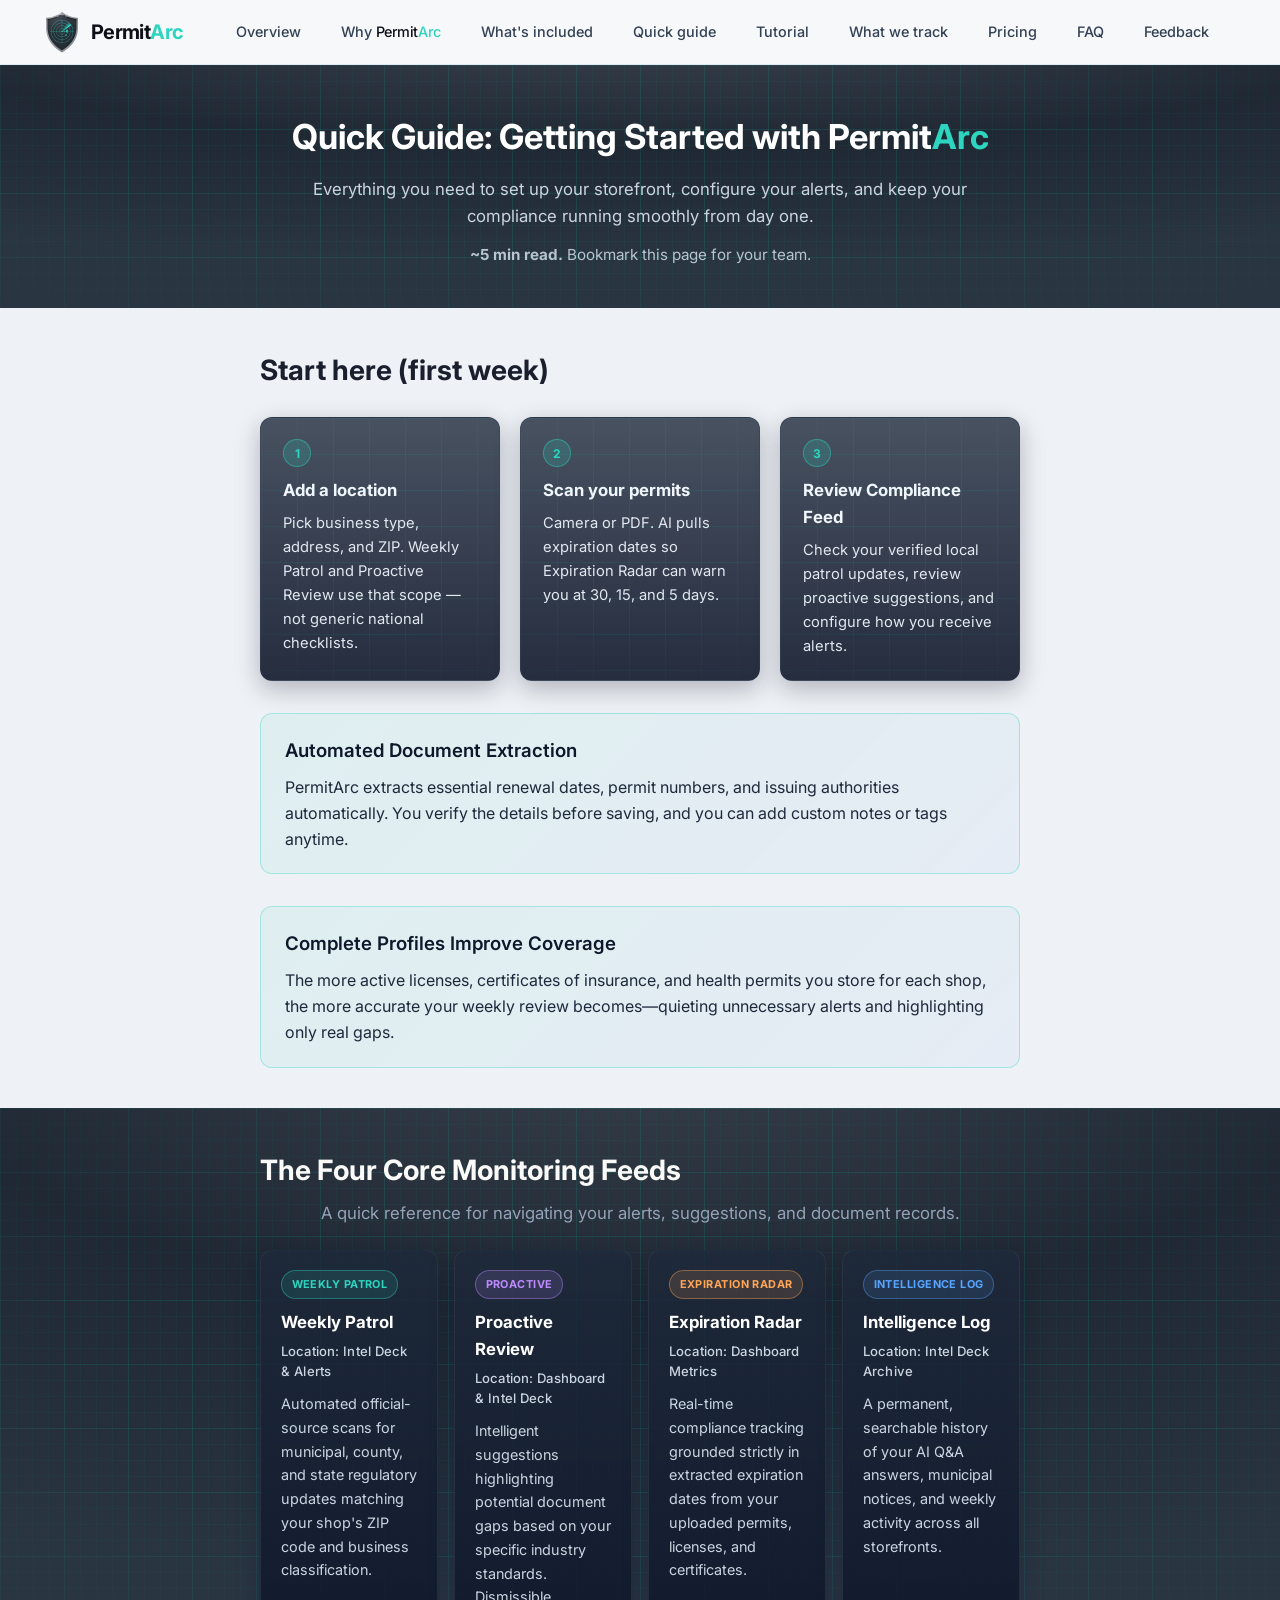
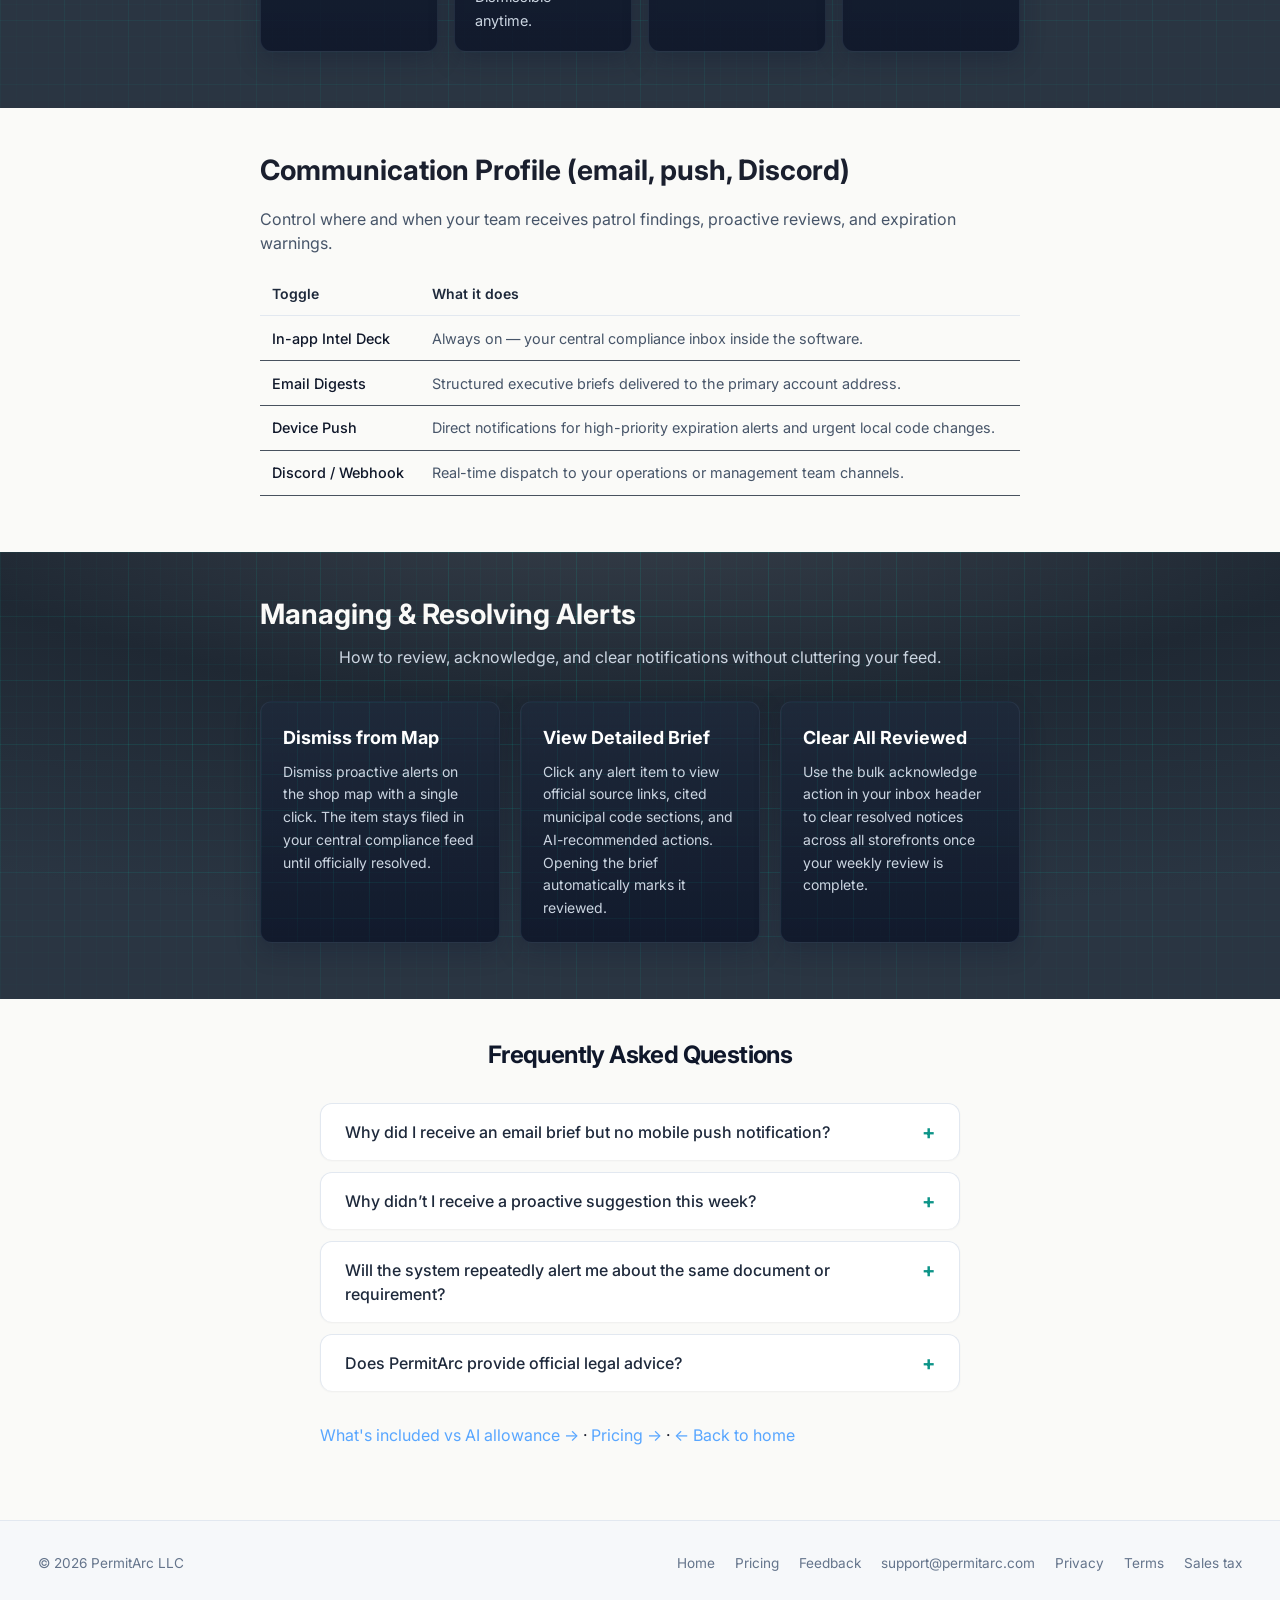
<file: how-it-works.html>
<!DOCTYPE html>
<html lang="en">
<head>
  <meta charset="UTF-8">
  <meta name="viewport" content="width=device-width, initial-scale=1.0, viewport-fit=cover">
  <link rel="icon" href="favicon.ico?v=20260929shield" sizes="48x48">
  <link rel="icon" type="image/png" sizes="32x32" href="favicon-32x32.png?v=20260929shield">
  <link rel="icon" type="image/png" sizes="16x16" href="favicon-16x16.png?v=20260929shield">
  <link rel="apple-touch-icon" sizes="180x180" href="apple-touch-icon.png?v=20260929shield">
  <meta name="description" content="PermitArc quick guide &mdash; alerts, Intel Deck, toggles, and how uploading documents makes AI smarter.">
  <title>How to Use PermitArc | Quick Guide</title>
  <link rel="preconnect" href="https://fonts.googleapis.com">
  <link rel="preconnect" href="https://fonts.gstatic.com" crossorigin>
  <link href="https://fonts.googleapis.com/css2?family=Inter:wght@400;500;600;700&display=swap" rel="stylesheet">
  <link rel="stylesheet" href="styles.css?v=20261003faqpad1">
  <link rel="stylesheet" href="door-home.css?v=20261002chrome">
  <script src="launch-config.js?v=20260911c"></script>
  <script src="site-ga4.js?v=20260923"></script>
  <script src="site-support-mailto.js?v=20260918chooser"></script>
  <script src="site-nav-config.js?v=20261002overview"></script>
</head>
<body data-nav-page="quick-guide">
  <header class="site-header site-header--light">
    <div class="header-inner">
      <a href="/" class="logo"><img src="assets/shield_logo.png?v=20260929shield" alt="" class="logo-mark" width="48" height="48"><span class="logo-wordmark">Permit<span class="logo-arc">Arc</span></span></a>
      <button type="button" class="nav-toggle" aria-expanded="false" aria-controls="site-nav" aria-label="Open menu">
        <span class="nav-toggle-bar" aria-hidden="true"></span>
        <span class="nav-toggle-bar" aria-hidden="true"></span>
        <span class="nav-toggle-bar" aria-hidden="true"></span>
      </button>
            <nav class="nav" id="site-nav" aria-label="Main"></nav>
    </div>
  </header>

  <section class="page-hero page-hero--quick-guide premium-canvas">
    <div class="page-hero-inner">
      <h1>Quick Guide: Getting Started with Permit<span class="text-teal-400">Arc</span></h1>
      <p class="quick-guide-hero-lead">Everything you need to set up your storefront, configure your alerts, and keep your compliance running smoothly from day one.</p>
      <p class="page-hero-scope"><strong>~5 min read.</strong> Bookmark this page for your team.</p>
    </div>
  </section>

  <section class="section-band-muted page-content guide-start-here">
    <div class="section-inner section-inner-wide">
      <h2>Start here (first week)</h2>
      <div class="guide-steps">
        <div class="premium-grid-card">
          <span class="guide-step-num">1</span>
          <h3>Add a location</h3>
          <p>Pick business type, address, and ZIP. Weekly Patrol and Proactive Review use that scope &mdash; not generic national checklists.</p>
        </div>
        <div class="premium-grid-card">
          <span class="guide-step-num">2</span>
          <h3>Scan your permits</h3>
          <p>Camera or PDF. AI pulls expiration dates so Expiration Radar can warn you at 30, 15, and 5 days.</p>
        </div>
        <div class="premium-grid-card">
          <span class="guide-step-num">3</span>
          <h3>Review Compliance Feed</h3>
          <p>Check your verified local patrol updates, review proactive suggestions, and configure how you receive alerts.</p>
        </div>
      </div>

      <div class="guide-vault-callout guide-scan-callout" id="scan-expect">
        <h3>Automated Document Extraction</h3>
        <p>PermitArc extracts essential renewal dates, permit numbers, and issuing authorities automatically. You verify the details before saving, and you can add custom notes or tags anytime.</p>
      </div>

      <div class="guide-vault-callout">
        <h3>Complete Profiles Improve Coverage</h3>
        <p>The more active licenses, certificates of insurance, and health permits you store for each shop, the more accurate your weekly review becomes&mdash;quieting unnecessary alerts and highlighting only real gaps.</p>
      </div>
    </div>
  </section>

  <section class="section-dark page-content premium-canvas guide-monitoring-feeds">
    <div class="section-inner section-inner-wide">
      <h2>The Four Core Monitoring Feeds</h2>
      <p class="guide-monitoring-feeds-lead">A quick reference for navigating your alerts, suggestions, and document records.</p>
      <div class="guide-pillar-row">
        <div class="guide-pillar-card guide-pillar-card--feed">
          <span class="pillar-chip pillar-chip--patrol">Weekly Patrol</span>
          <h3 class="guide-pillar-card__title">Weekly Patrol</h3>
          <p class="guide-pillar-card__location">Location: Intel Deck &amp; Alerts</p>
          <p class="guide-pillar-card__desc">Automated official-source scans for municipal, county, and state regulatory updates matching your shop's ZIP code and business classification.</p>
        </div>
        <div class="guide-pillar-card guide-pillar-card--feed">
          <span class="pillar-chip pillar-chip--proactive">Proactive</span>
          <h3 class="guide-pillar-card__title">Proactive Review</h3>
          <p class="guide-pillar-card__location">Location: Dashboard &amp; Intel Deck</p>
          <p class="guide-pillar-card__desc">Intelligent suggestions highlighting potential document gaps based on your specific industry standards. Dismissible anytime.</p>
        </div>
        <div class="guide-pillar-card guide-pillar-card--feed">
          <span class="pillar-chip pillar-chip--radar">Expiration Radar</span>
          <h3 class="guide-pillar-card__title">Expiration Radar</h3>
          <p class="guide-pillar-card__location">Location: Dashboard Metrics</p>
          <p class="guide-pillar-card__desc">Real-time compliance tracking grounded strictly in extracted expiration dates from your uploaded permits, licenses, and certificates.</p>
        </div>
        <div class="guide-pillar-card guide-pillar-card--feed">
          <span class="pillar-chip pillar-chip--intel-log">Intelligence Log</span>
          <h3 class="guide-pillar-card__title">Intelligence Log</h3>
          <p class="guide-pillar-card__location">Location: Intel Deck Archive</p>
          <p class="guide-pillar-card__desc">A permanent, searchable history of your AI Q&amp;A answers, municipal notices, and weekly activity across all storefronts.</p>
        </div>
      </div>
    </div>
  </section>

  <section class="section-light page-content">
    <div class="section-inner section-inner-wide">
      <h2>Communication Profile (email, push, Discord)</h2>
      <p class="guide-comm-profile-lead">Control where and when your team receives patrol findings, proactive reviews, and expiration warnings.</p>
      <table class="guide-toggle-table">
        <thead>
          <tr><th>Toggle</th><th>What it does</th></tr>
        </thead>
        <tbody>
          <tr><td class="guide-toggle-table__name">In-app Intel Deck</td><td class="guide-toggle-table__desc">Always on &mdash; your central compliance inbox inside the software.</td></tr>
          <tr><td class="guide-toggle-table__name">Email Digests</td><td class="guide-toggle-table__desc">Structured executive briefs delivered to the primary account address.</td></tr>
          <tr><td class="guide-toggle-table__name">Device Push</td><td class="guide-toggle-table__desc">Direct notifications for high-priority expiration alerts and urgent local code changes.</td></tr>
          <tr><td class="guide-toggle-table__name">Discord / Webhook</td><td class="guide-toggle-table__desc">Real-time dispatch to your operations or management team channels.</td></tr>
        </tbody>
      </table>
    </div>
  </section>

  <section class="section-dark page-content premium-canvas guide-managing-alerts">
    <div class="section-inner section-inner-wide">
      <h2>Managing &amp; Resolving Alerts</h2>
      <p class="guide-managing-alerts-lead">How to review, acknowledge, and clear notifications without cluttering your feed.</p>
      <div class="guide-steps">
        <div class="premium-grid-card">
          <h3>Dismiss from Map</h3>
          <p>Dismiss proactive alerts on the shop map with a single click. The item stays filed in your central compliance feed until officially resolved.</p>
        </div>
        <div class="premium-grid-card">
          <h3>View Detailed Brief</h3>
          <p>Click any alert item to view official source links, cited municipal code sections, and AI-recommended actions. Opening the brief automatically marks it reviewed.</p>
        </div>
        <div class="premium-grid-card">
          <h3>Clear All Reviewed</h3>
          <p>Use the bulk acknowledge action in your inbox header to clear resolved notices across all storefronts once your weekly review is complete.</p>
        </div>
      </div>
    </div>
  </section>

  <section class="section-light page-content guide-quick-faq">
    <div class="max-w-2xl mx-auto px-4 mb-8 text-center">
      <h2 class="text-2xl font-bold tracking-tight text-slate-900">Frequently Asked Questions</h2>
    </div>
    <div class="max-w-2xl mx-auto px-4">
      <details class="faq-details bg-white border border-slate-200 rounded-xl shadow-sm hover:border-slate-300 transition py-4 px-6 mb-3">
        <summary class="text-base font-medium text-slate-800">Why did I receive an email brief but no mobile push notification?</summary>
        <p class="text-sm text-slate-600 mt-2 leading-relaxed">Push notifications must be enabled under your Communication Profile, and your device must permit notifications from the PermitArc app. Email summaries are delivered automatically by default.</p>
      </details>
      <details class="faq-details bg-white border border-slate-200 rounded-xl shadow-sm hover:border-slate-300 transition py-4 px-6 mb-3">
        <summary class="text-base font-medium text-slate-800">Why didn&rsquo;t I receive a proactive suggestion this week?</summary>
        <p class="text-sm text-slate-600 mt-2 leading-relaxed">Quiet weeks are normal. If your active documents are up to date and no local municipal codes have changed for your storefront&rsquo;s jurisdiction, the engine will not generate unnecessary notices.</p>
      </details>
      <details class="faq-details bg-white border border-slate-200 rounded-xl shadow-sm hover:border-slate-300 transition py-4 px-6 mb-3">
        <summary class="text-base font-medium text-slate-800">Will the system repeatedly alert me about the same document or requirement?</summary>
        <p class="text-sm text-slate-600 mt-2 leading-relaxed">No. Once you upload the requested document or dismiss the suggestion, the item is cleared from your active deck. Proactive suggestions only re-appear if new regulatory requirements apply to your classification.</p>
      </details>
      <details class="faq-details bg-white border border-slate-200 rounded-xl shadow-sm hover:border-slate-300 transition py-4 px-6 mb-3">
        <summary class="text-base font-medium text-slate-800">Does PermitArc provide official legal advice?</summary>
        <p class="text-sm text-slate-600 mt-2 leading-relaxed">No. PermitArc monitors, summarizes, and indexes public municipal records and your uploaded files. Always verify specific jurisdictional requirements with local authorities before taking regulatory action.</p>
      </details>
    </div>
    <p class="max-w-2xl mx-auto px-4" style="margin-top: 2rem;"><a href="intelligence.html">What's included vs AI allowance &rarr;</a> &middot; <a href="pricing.html">Pricing &rarr;</a> &middot; <a href="index.html">&larr; Back to home</a></p>
  </section>

  <footer class="site-footer premium-canvas">
    <div class="footer-inner">
      <p>&copy; 2026 PermitArc LLC</p>
      <div class="footer-links" id="site-footer-links"></div>
    </div>
  </footer>
  <script src="site-chrome.js?v=20261002overview"></script>
  <script src="site-public.js?v=20260917fix" defer></script>
  <script src="site-nav.js" defer></script>
</body>
</html>
</file>
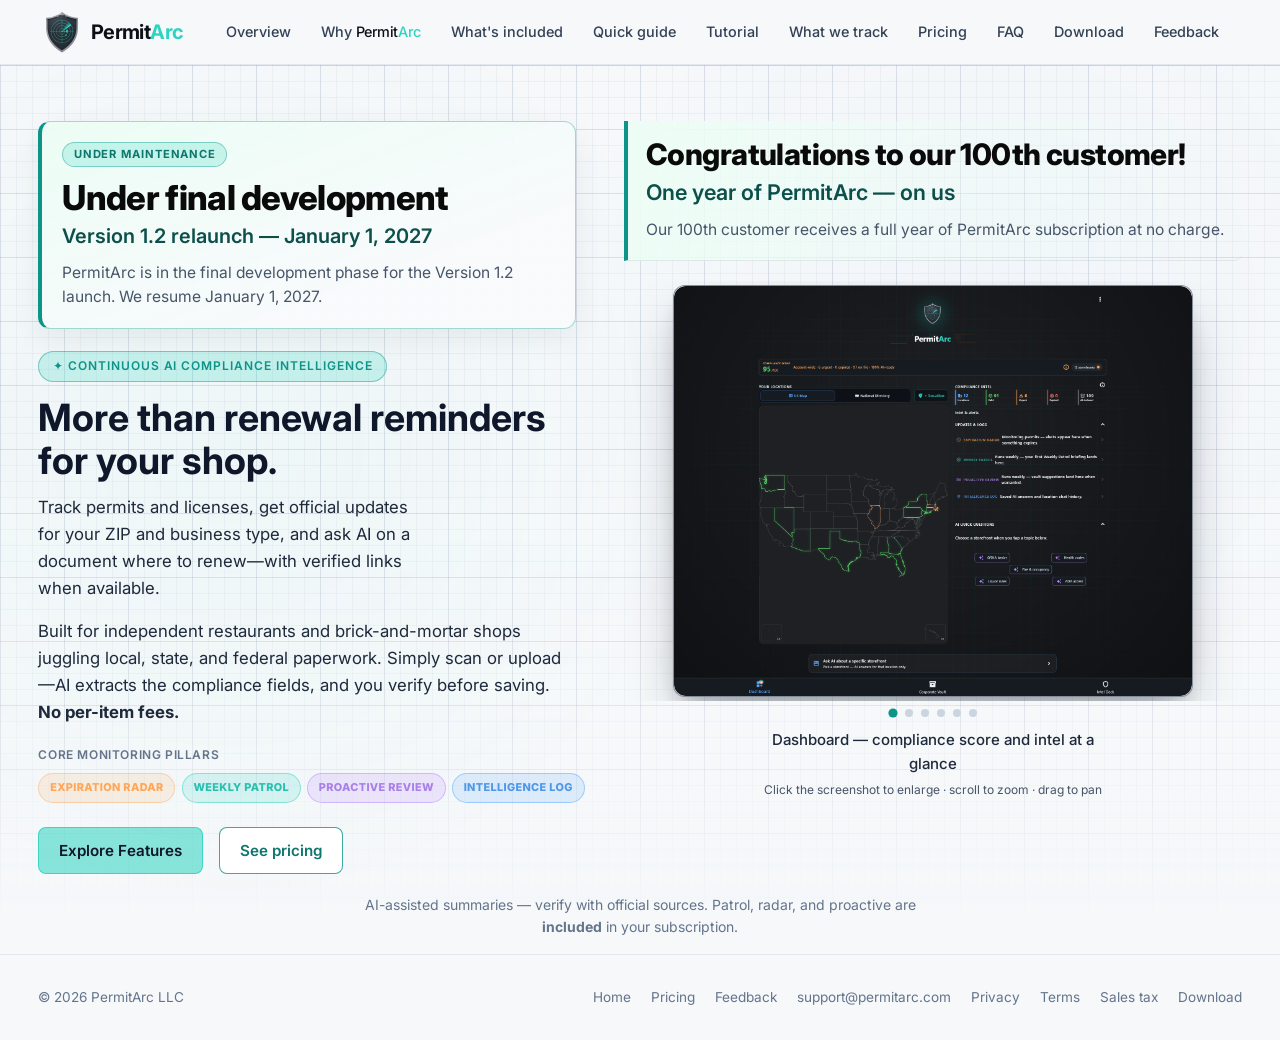
<file: index-door.html>
<!DOCTYPE html>
<html lang="en">
<head>
  <meta charset="UTF-8">
  <meta http-equiv="refresh" content="0;url=/">
  <link rel="canonical" href="https://permitarc.com/">
  <title>PermitArc</title>
  <script>location.replace('/');</script>
</head>
<body>
  <p><a href="/">Continue to PermitArc</a></p>
</body>
</html>
</file>
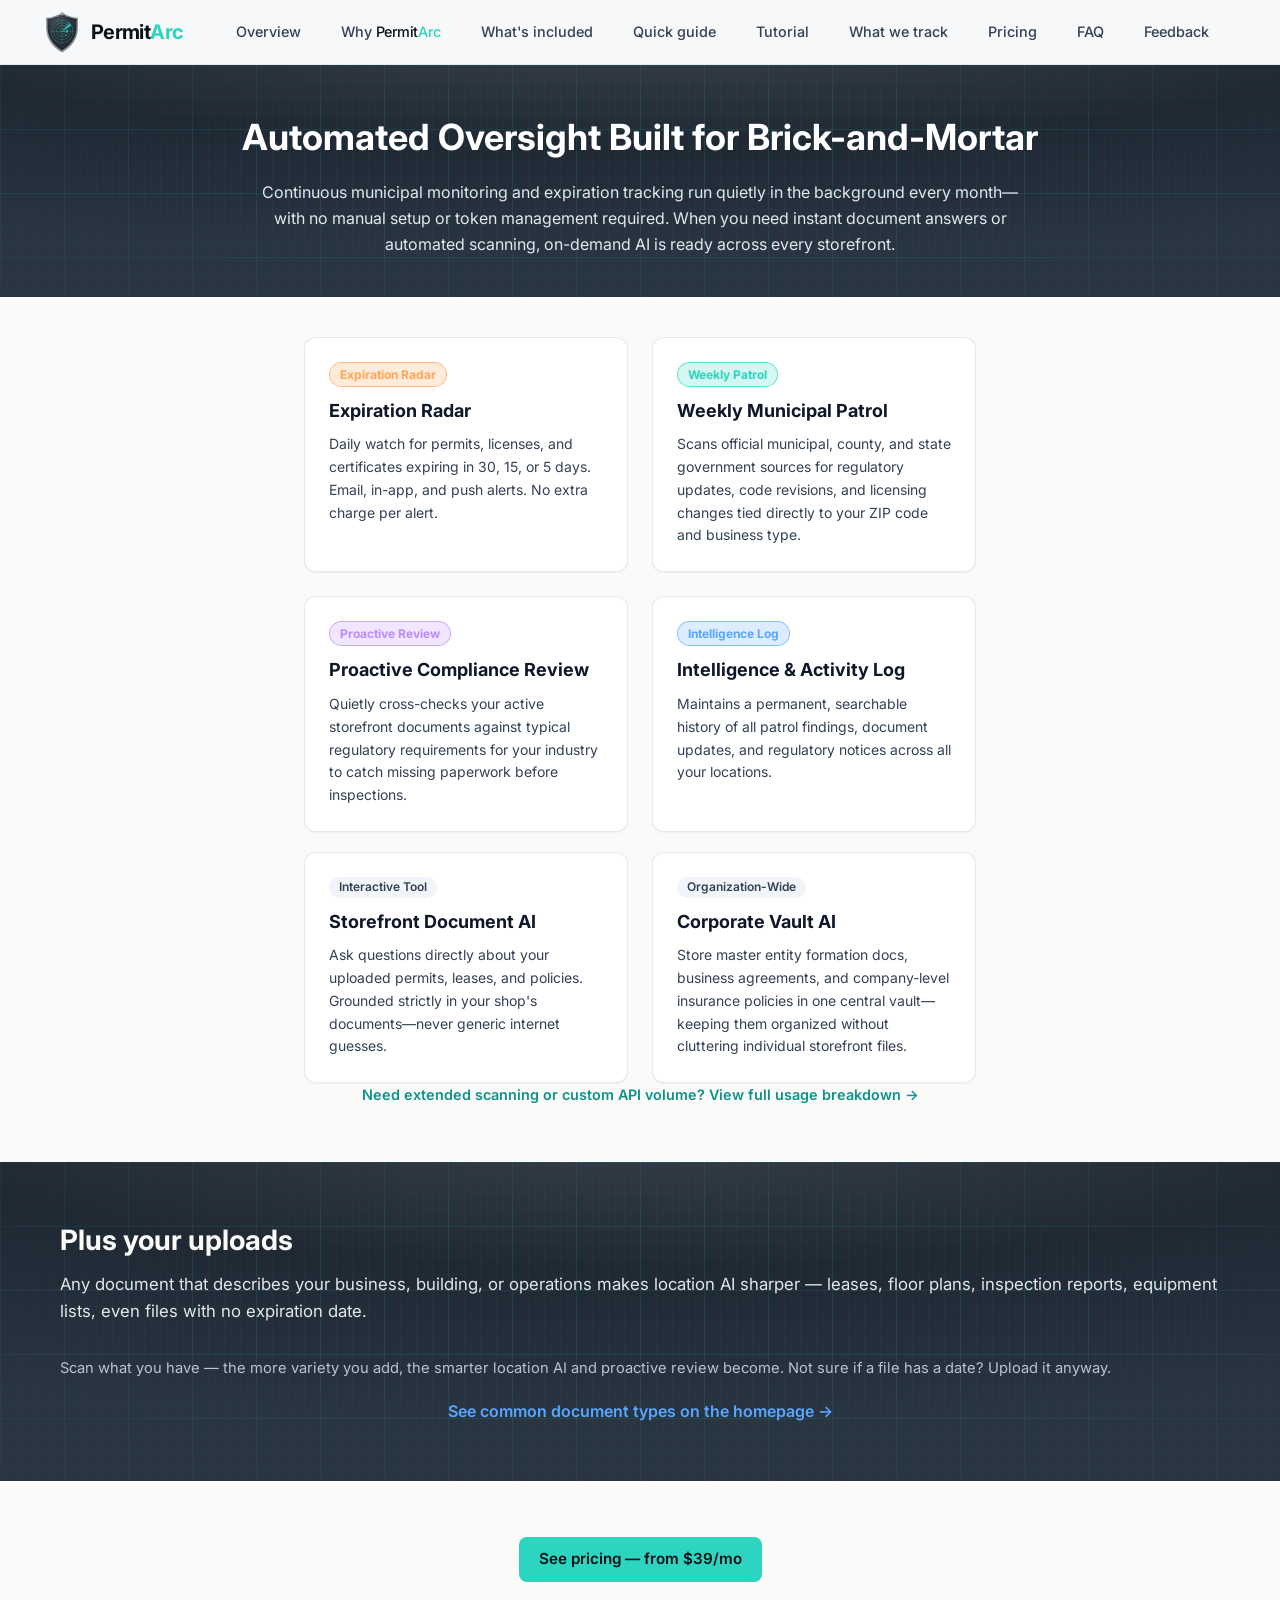
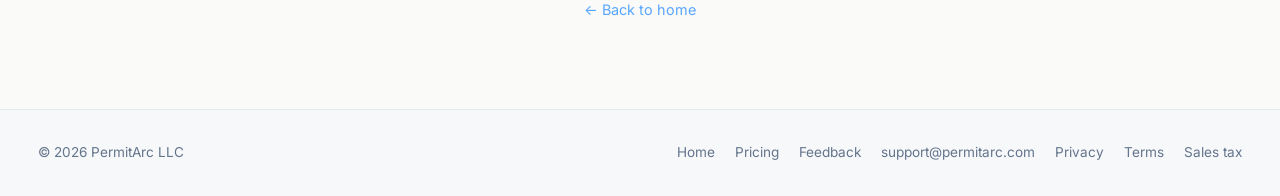
<file: intelligence.html>
<!DOCTYPE html>
<html lang="en">
<head>
  <meta charset="UTF-8">
  <meta name="viewport" content="width=device-width, initial-scale=1.0, viewport-fit=cover">
  <link rel="icon" href="favicon.ico?v=20260929shield" sizes="48x48">
  <link rel="icon" type="image/png" sizes="32x32" href="favicon-32x32.png?v=20260929shield">
  <link rel="icon" type="image/png" sizes="16x16" href="favicon-16x16.png?v=20260929shield">
  <link rel="apple-touch-icon" sizes="180x180" href="apple-touch-icon.png?v=20260929shield">
  <meta name="description" content="How PermitArc intelligence works &mdash; Expiration Radar, Weekly Patrol, Proactive Review, and AI chat included or metered.">
  <title>Intelligence &amp; What's Included | PermitArc</title>
  <link rel="preconnect" href="https://fonts.googleapis.com">
  <link rel="preconnect" href="https://fonts.gstatic.com" crossorigin>
  <link href="https://fonts.googleapis.com/css2?family=Inter:wght@400;500;600;700&display=swap" rel="stylesheet">
  <link rel="stylesheet" href="styles.css?v=20261003intel2col">
  <link rel="stylesheet" href="door-home.css?v=20261002chrome">
  <script src="launch-config.js?v=20260911c"></script>
  <script src="site-ga4.js?v=20260923"></script>
  <script src="site-support-mailto.js?v=20260918chooser"></script>
  <script src="site-nav-config.js?v=20261002overview"></script>
</head>
<body data-nav-page="intelligence">
  <header class="site-header site-header--light">
    <div class="header-inner">
      <a href="/" class="logo"><img src="assets/shield_logo.png?v=20260929shield" alt="" class="logo-mark" width="48" height="48"><span class="logo-wordmark">Permit<span class="logo-arc">Arc</span></span></a>
      <button type="button" class="nav-toggle" aria-expanded="false" aria-controls="site-nav" aria-label="Open menu">
        <span class="nav-toggle-bar" aria-hidden="true"></span>
        <span class="nav-toggle-bar" aria-hidden="true"></span>
        <span class="nav-toggle-bar" aria-hidden="true"></span>
      </button>
            <nav class="nav" id="site-nav" aria-label="Main"></nav>
    </div>
  </header>

  <section class="page-hero page-hero--intelligence premium-canvas">
    <div class="page-hero-inner">
      <h1>Automated Oversight Built for Brick-and-Mortar</h1>
      <p class="intel-hero-lead">Continuous municipal monitoring and expiration tracking run quietly in the background every month&mdash;with no manual setup or token management required. When you need instant document answers or automated scanning, on-demand AI is ready across every storefront.</p>
    </div>
  </section>

  <section id="ai" class="section-light page-content">
    <div class="section-inner section-inner-wide">
      <div class="intel-feature-grid intel-feature-grid--pillars">
        <article id="expiration-radar" class="intel-feature-card ai-anchor">
          <span class="pillar-chip pillar-chip--radar">Expiration Radar</span>
          <h3 class="intel-feature-title">Expiration Radar</h3>
          <p class="intel-feature-body">Daily watch for permits, licenses, and certificates expiring in 30, 15, or 5 days. Email, in-app, and push alerts. No extra charge per alert.</p>
        </article>
        <article id="weekly-patrol" class="intel-feature-card ai-anchor">
          <span class="pillar-chip pillar-chip--patrol">Weekly Patrol</span>
          <h3 class="intel-feature-title">Weekly Municipal Patrol</h3>
          <p class="intel-feature-body">Scans official municipal, county, and state government sources for regulatory updates, code revisions, and licensing changes tied directly to your ZIP code and business type.</p>
        </article>
        <article id="proactive" class="intel-feature-card ai-anchor">
          <span class="pillar-chip pillar-chip--proactive">Proactive Review</span>
          <h3 class="intel-feature-title">Proactive Compliance Review</h3>
          <p class="intel-feature-body">Quietly cross-checks your active storefront documents against typical regulatory requirements for your industry to catch missing paperwork before inspections.</p>
        </article>
        <article id="intelligence-log" class="intel-feature-card ai-anchor">
          <span class="pillar-chip pillar-chip--intel-log">Intelligence Log</span>
          <h3 class="intel-feature-title">Intelligence &amp; Activity Log</h3>
          <p class="intel-feature-body">Maintains a permanent, searchable history of all patrol findings, document updates, and regulatory notices across all your locations.</p>
        </article>
      </div>

      <div class="intel-feature-grid intel-feature-grid--tools">
        <article id="ai-chat" class="intel-feature-card ai-anchor">
          <span class="intel-feature-badge intel-feature-badge--tool">Interactive Tool</span>
          <h3 class="intel-feature-title">Storefront Document AI</h3>
          <p class="intel-feature-body">Ask questions directly about your uploaded permits, leases, and policies. Grounded strictly in your shop's documents&mdash;never generic internet guesses.</p>
        </article>
        <article id="corporate-vault-ai" class="intel-feature-card ai-anchor">
          <span class="intel-feature-badge intel-feature-badge--tool">Organization-Wide</span>
          <h3 class="intel-feature-title">Corporate Vault AI</h3>
          <p class="intel-feature-body">Store master entity formation docs, business agreements, and company-level insurance policies in one central vault&mdash;keeping them organized without cluttering individual storefront files.</p>
        </article>
      </div>

      <p class="ai-foot ai-foot--intelligence"><a href="pricing.html#included">Need extended scanning or custom API volume? View full usage breakdown &rarr;</a></p>
    </div>
  </section>

  <section id="uploads" class="section-dark premium-canvas">
    <div class="section-inner">
      <h2>Plus your uploads</h2>
      <p class="section-lead">Any document that describes your business, building, or operations makes location AI sharper &mdash; leases, floor plans, inspection reports, equipment lists, even files with no expiration date.</p>
      <p class="track-foot">Scan what you have &mdash; the more variety you add, the smarter location AI and proactive review become. Not sure if a file has a date? Upload it anyway.</p>
      <p class="section-cta-row"><a href="home-more.html#track" class="text-link-arrow">See common document types on the homepage</a></p>
    </div>
  </section>

  <section class="section-light page-content">
    <div class="section-inner section-cta-block">
      <p><a href="pricing.html" class="btn btn-primary">See pricing &mdash; from $39/mo</a></p>
      <p class="section-cta-sub"><a href="index.html">&larr; Back to home</a></p>
    </div>
  </section>

  <footer class="site-footer premium-canvas">
    <div class="footer-inner">
      <p>&copy; 2026 PermitArc LLC</p>
      <div class="footer-links" id="site-footer-links"></div>
    </div>
  </footer>
  <script src="site-chrome.js?v=20261002overview"></script>
  <script src="site-public.js?v=20260917fix" defer></script>
  <script src="site-nav.js" defer></script>
</body>
</html>
</file>
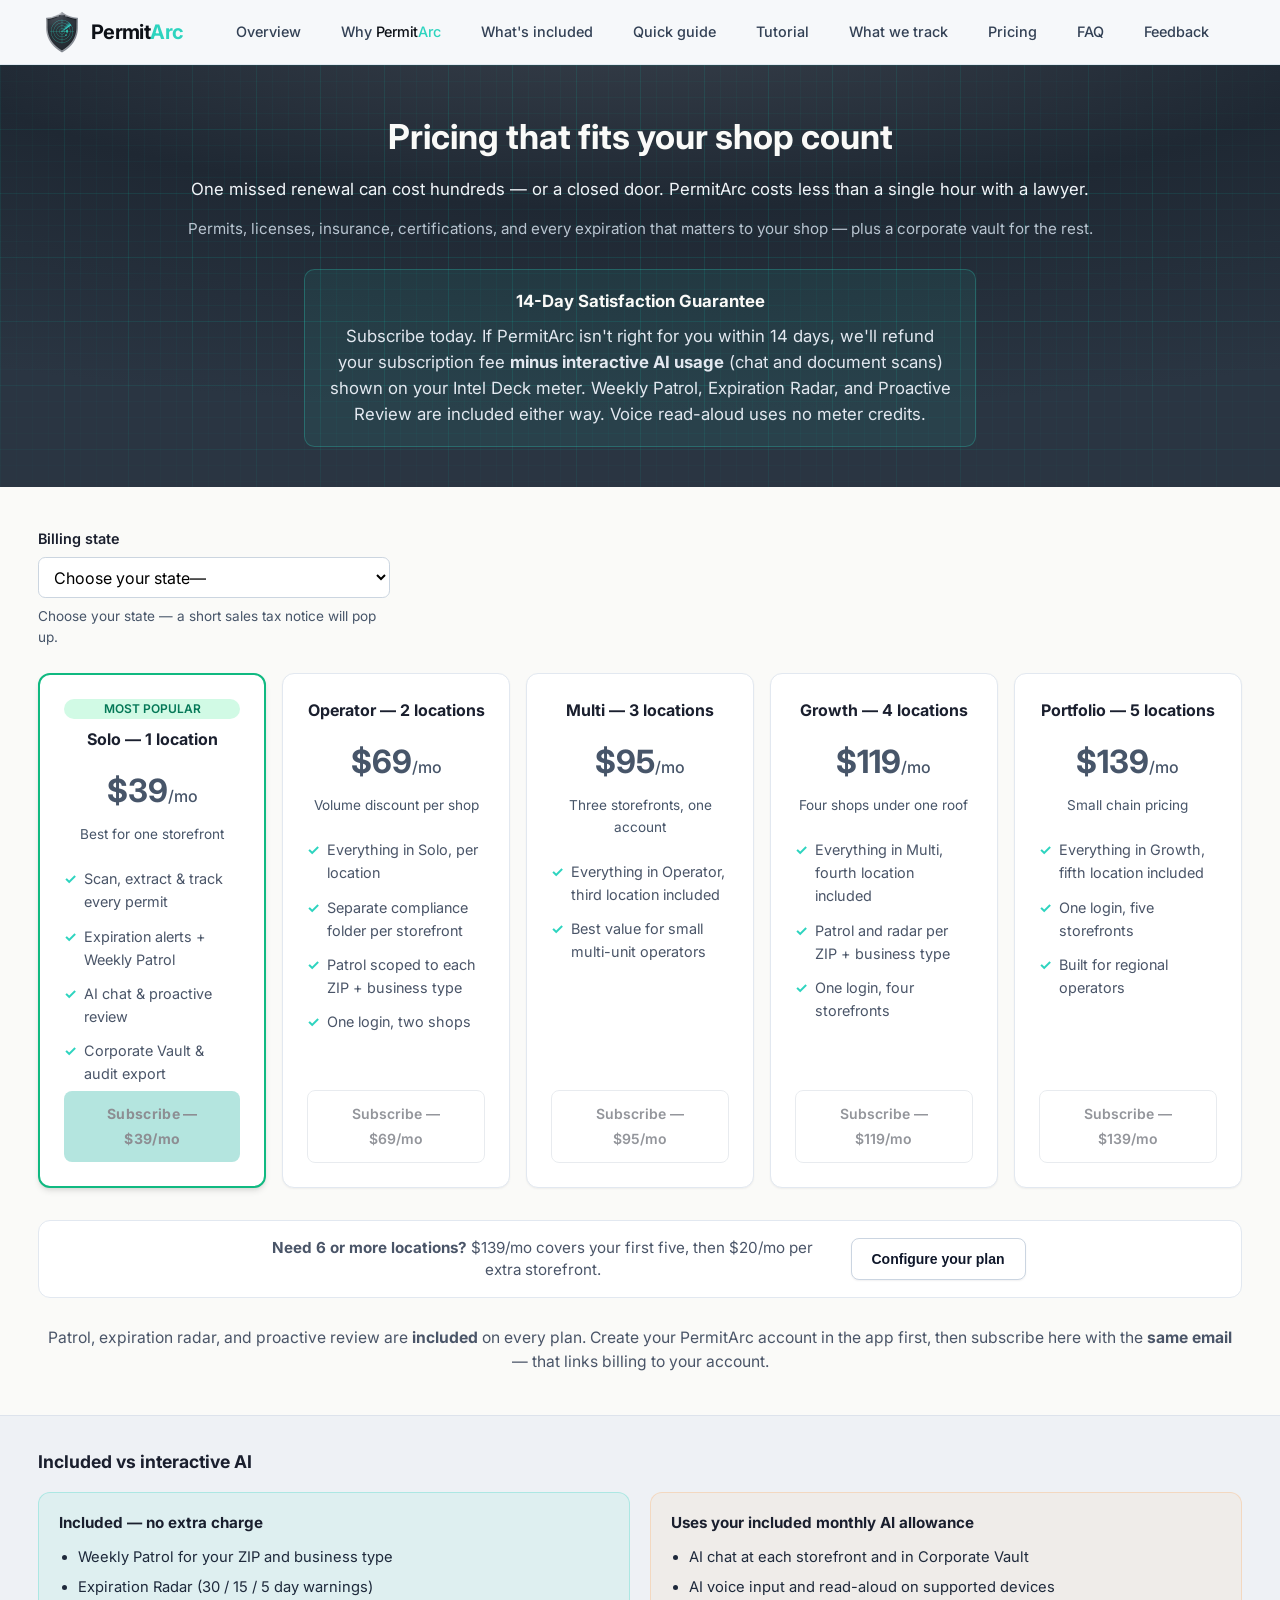
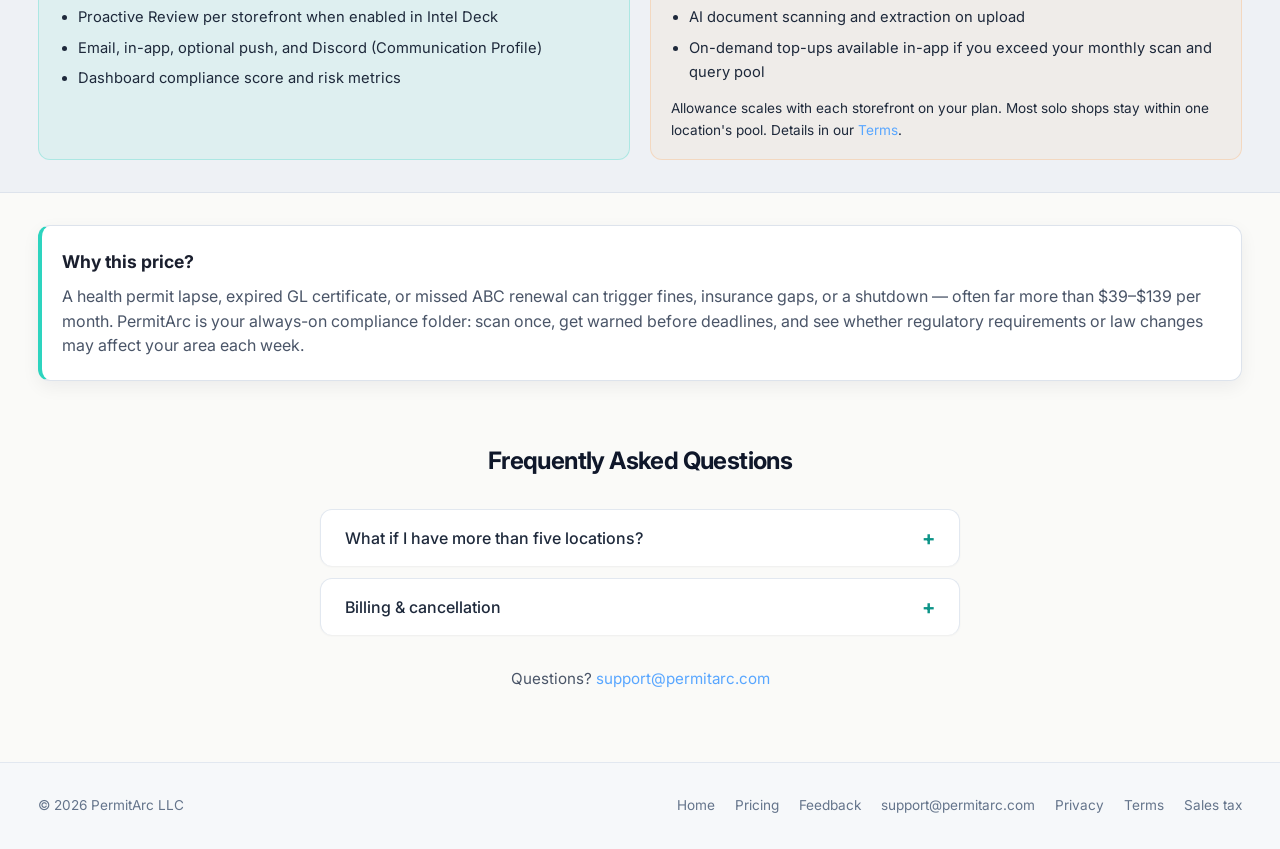
<file: pricing.html>
<!DOCTYPE html>
<html lang="en">
<head>
  <meta charset="UTF-8">
  <meta name="viewport" content="width=device-width, initial-scale=1.0, viewport-fit=cover">
  <link rel="icon" href="favicon.ico?v=20260929shield" sizes="48x48">
  <link rel="icon" type="image/png" sizes="32x32" href="favicon-32x32.png?v=20260929shield">
  <link rel="icon" type="image/png" sizes="16x16" href="favicon-16x16.png?v=20260929shield">
  <link rel="apple-touch-icon" sizes="180x180" href="apple-touch-icon.png?v=20260929shield">
  <meta name="description" content="PermitArc pricing &mdash; from $39/mo. Expiration Radar, Weekly Patrol, and Proactive review included. iPhone, iPad, Android, Windows, and Mac.">
  <title>Pricing | PermitArc</title>
  <link rel="preconnect" href="https://fonts.googleapis.com">
  <link rel="preconnect" href="https://fonts.gstatic.com" crossorigin>
  <link href="https://fonts.googleapis.com/css2?family=Inter:wght@400;500;600;700&display=swap" rel="stylesheet">
  <link rel="stylesheet" href="styles.css?v=20261003faqpad1">
  <link rel="stylesheet" href="door-home.css?v=20261002chrome">
  <script src="launch-config.js?v=20260911c"></script>
  <script src="site-ga4.js?v=20260923"></script>
  <script src="site-support-mailto.js?v=20260918chooser"></script>
  <script src="site-nav-config.js?v=20261002overview"></script>
</head>
<body data-nav-page="pricing">
  <header class="site-header site-header--light">
    <div class="header-inner">
      <a href="/" class="logo"><img src="assets/shield_logo.png?v=20260929shield" alt="" class="logo-mark" width="48" height="48"><span class="logo-wordmark">Permit<span class="logo-arc">Arc</span></span></a>
      <button type="button" class="nav-toggle" aria-expanded="false" aria-controls="site-nav" aria-label="Open menu">
        <span class="nav-toggle-bar" aria-hidden="true"></span>
        <span class="nav-toggle-bar" aria-hidden="true"></span>
        <span class="nav-toggle-bar" aria-hidden="true"></span>
      </button>
            <nav class="nav" id="site-nav" aria-label="Main"></nav>
    </div>
  </header>

  <section class="page-hero premium-canvas">
    <div class="page-hero-inner">
      <h1>Pricing that fits your shop count</h1>
      <p class="text-slate-100">One missed renewal can cost hundreds &mdash; or a closed door. PermitArc costs less than a single hour with a lawyer.</p>
      <p class="page-hero-scope">Permits, licenses, insurance, certifications, and every expiration that matters to your shop &mdash; plus a corporate vault for the rest.</p>
      <div class="satisfaction-guarantee satisfaction-guarantee-dark">
        <h3>14-Day Satisfaction Guarantee</h3>
        <p class="text-slate-200">Subscribe today. If PermitArc isn't right for you within 14 days, we'll refund your subscription fee <strong>minus interactive AI usage</strong> (chat and document scans) shown on your Intel Deck meter. Weekly Patrol, Expiration Radar, and Proactive Review are included either way. Voice read-aloud uses no meter credits.</p>
      </div>
    </div>
  </section>

  <section id="plans" class="section-light page-content pricing-full">
    <div class="section-inner">
      <div id="permitarc-tax-gate" class="tax-gate-minimal">
        <label class="tax-gate-label" for="billing-state">Billing state</label>
        <select id="billing-state" class="tax-gate-select" aria-describedby="tax-gate-hint">
          <option value="">Choose your state&mdash;</option>
        </select>
        <p id="tax-gate-hint" class="tax-gate-hint">Choose your state &mdash; a short sales tax notice will pop up.</p>
      </div>

      <div class="pricing-cards">
        <div class="price-card featured bg-white border-2 border-emerald-500 shadow-md rounded-xl">
          <span class="text-xs font-semibold text-emerald-700 bg-emerald-100 px-2 py-0.5 rounded-full mb-2 inline-block">MOST POPULAR</span>
          <h3>Solo &mdash; 1 location</h3>
          <p class="amount">$39<span>/mo</span></p>
          <p>Best for one storefront</p>
          <ul>
            <li>Scan, extract &amp; track every permit</li>
            <li>Expiration alerts + Weekly Patrol</li>
            <li>AI chat &amp; proactive review</li>
            <li>Corporate Vault &amp; audit export</li>
          </ul>
          <a class="pricing-subscribe stripe-checkout-link w-full py-2.5 px-4 rounded-lg bg-teal-400 hover:bg-teal-300 transition shadow-sm" data-stripe-href="https://buy.stripe.com/test_9B66oHcDQ2MB7GY6aMasg00" role="button" tabindex="0" aria-disabled="true"><span class="text-slate-950 font-bold text-sm tracking-wide">Subscribe &mdash; $39/mo</span></a>
        </div>
        <div class="price-card bg-white border border-slate-200 shadow-sm rounded-xl">
          <h3>Operator &mdash; 2 locations</h3>
          <p class="amount">$69<span>/mo</span></p>
          <p>Volume discount per shop</p>
          <ul>
            <li>Everything in Solo, per location</li>
            <li>Separate compliance folder per storefront</li>
            <li>Patrol scoped to each ZIP + business type</li>
            <li>One login, two shops</li>
          </ul>
          <a class="pricing-subscribe stripe-checkout-link w-full py-2.5 px-4 rounded-lg bg-white hover:bg-slate-50 border border-slate-300 transition shadow-sm" data-stripe-href="https://buy.stripe.com/test_dRm28r7jwfzn5yQfLmasg01" role="button" tabindex="0" aria-disabled="true"><span class="text-slate-900 font-semibold text-sm">Subscribe &mdash; $69/mo</span></a>
        </div>
        <div class="price-card bg-white border border-slate-200 shadow-sm rounded-xl">
          <h3>Multi &mdash; 3 locations</h3>
          <p class="amount">$95<span>/mo</span></p>
          <p>Three storefronts, one account</p>
          <ul>
            <li>Everything in Operator, third location included</li>
            <li>Best value for small multi-unit operators</li>
          </ul>
          <a class="pricing-subscribe stripe-checkout-link w-full py-2.5 px-4 rounded-lg bg-white hover:bg-slate-50 border border-slate-300 transition shadow-sm" data-stripe-href="https://buy.stripe.com/test_4gMeVd47kaf3d1i9mYasg02" role="button" tabindex="0" aria-disabled="true"><span class="text-slate-900 font-semibold text-sm">Subscribe &mdash; $95/mo</span></a>
        </div>
        <div class="price-card bg-white border border-slate-200 shadow-sm rounded-xl">
          <h3>Growth &mdash; 4 locations</h3>
          <p class="amount">$119<span>/mo</span></p>
          <p>Four shops under one roof</p>
          <ul>
            <li>Everything in Multi, fourth location included</li>
            <li>Patrol and radar per ZIP + business type</li>
            <li>One login, four storefronts</li>
          </ul>
          <a class="pricing-subscribe stripe-checkout-link w-full py-2.5 px-4 rounded-lg bg-white hover:bg-slate-50 border border-slate-300 transition shadow-sm" data-stripe-href="https://buy.stripe.com/test_9B69AT1Zcbj7f9qgPqasg03" role="button" tabindex="0" aria-disabled="true"><span class="text-slate-900 font-semibold text-sm">Subscribe &mdash; $119/mo</span></a>
        </div>
        <div class="price-card bg-white border border-slate-200 shadow-sm rounded-xl">
          <h3>Portfolio &mdash; 5 locations</h3>
          <p class="amount">$139<span>/mo</span></p>
          <p>Small chain pricing</p>
          <ul>
            <li>Everything in Growth, fifth location included</li>
            <li>One login, five storefronts</li>
            <li>Built for regional operators</li>
          </ul>
          <a class="pricing-subscribe stripe-checkout-link w-full py-2.5 px-4 rounded-lg bg-white hover:bg-slate-50 border border-slate-300 transition shadow-sm" data-stripe-href="https://buy.stripe.com/test_bJe6oH1Zcbj74uM6aMasg04" role="button" tabindex="0" aria-disabled="true"><span class="text-slate-900 font-semibold text-sm">Subscribe &mdash; $139/mo</span></a>
        </div>
      </div>

      <div class="pricing-beyond-teaser" id="beyond-five">
        <p class="pricing-beyond-teaser-lead"><strong>Need 6 or more locations?</strong> $139/mo covers your first five, then $20/mo per extra storefront.</p>
        <button type="button" class="btn beyond-five-toggle text-slate-900 font-semibold text-sm border border-slate-300 bg-white" id="beyond-five-toggle" aria-expanded="false" aria-controls="beyond-five-panel">Configure your plan</button>
      </div>

      <div class="pricing-expand pricing-beyond-panel" id="beyond-five-panel" hidden>
        <div class="beyond-five-panel-head">
          <h4>6+ locations</h4>
          <button type="button" class="beyond-five-close" id="beyond-five-close" aria-label="Close">&mdash;</button>
        </div>
        <p class="beyond-five-panel-intro">Enter your <strong>total</strong> storefront count and app email &mdash; we'll total it up and send you to secure checkout.</p>

        <div class="beyond-five-form">
          <div class="beyond-five-fields">
            <div class="beyond-five-field">
              <label class="beyond-five-label" for="total-locations">Total locations</label>
              <input class="beyond-five-input" type="number" id="total-locations" min="6" max="100" step="1" inputmode="numeric" placeholder="e.g. 19" autocomplete="off">
            </div>
            <div class="beyond-five-field">
              <label class="beyond-five-label" for="checkout-email">App login email</label>
              <input class="beyond-five-input" type="email" id="checkout-email" placeholder="Same as PermitArc login" autocomplete="email">
            </div>
          </div>

          <p class="beyond-five-quote" id="beyond-five-quote" hidden></p>
          <p class="beyond-five-error" id="beyond-five-error" hidden></p>

          <button type="button" class="btn btn-primary pricing-subscribe beyond-five-btn" id="beyond-five-checkout" disabled>Continue to checkout</button>
        </div>
      </div>

      <p class="pricing-scope-note">Patrol, expiration radar, and proactive review are <strong>included</strong> on every plan. Create your PermitArc account in the app first, then subscribe here with the <strong>same email</strong> &mdash; that links billing to your account.</p>

      <div class="pricing-detail-band">
        <div id="included" class="pricing-included">
          <h3>Included vs interactive AI</h3>
          <div class="included-grid">
            <div class="included-col included-col--included">
              <h4>Included &mdash; no extra charge</h4>
              <ul class="text-slate-800 font-normal leading-relaxed">
                <li class="text-slate-800 font-normal leading-relaxed">Weekly Patrol for your ZIP and business type</li>
                <li class="text-slate-800 font-normal leading-relaxed">Expiration Radar (30 / 15 / 5 day warnings)</li>
                <li class="text-slate-800 font-normal leading-relaxed">Proactive Review per storefront when enabled in Intel Deck</li>
                <li class="text-slate-800 font-normal leading-relaxed">Email, in-app, optional push, and Discord (Communication Profile)</li>
                <li class="text-slate-800 font-normal leading-relaxed">Dashboard compliance score and risk metrics</li>
              </ul>
            </div>
            <div class="included-col included-col--metered">
              <h4>Uses your included monthly AI allowance</h4>
              <ul class="text-slate-800 font-normal leading-relaxed">
                <li class="text-slate-800 font-normal leading-relaxed">AI chat at each storefront and in Corporate Vault</li>
                <li class="text-slate-800 font-normal leading-relaxed">AI voice input and read-aloud on supported devices</li>
                <li class="text-slate-800 font-normal leading-relaxed">AI document scanning and extraction on upload</li>
                <li class="text-slate-800 font-normal leading-relaxed">On-demand top-ups available in-app if you exceed your monthly scan and query pool</li>
              </ul>
              <p class="included-note text-slate-800 font-normal leading-relaxed">Allowance scales with each storefront on your plan. Most solo shops stay within one location's pool. Details in our <a href="terms.html">Terms</a>.</p>
            </div>
          </div>
        </div>
      </div>

      <div class="pricing-callout">
        <h3>Why this price?</h3>
        <p>A health permit lapse, expired GL certificate, or missed ABC renewal can trigger fines, insurance gaps, or a shutdown &mdash; often far more than $39&ndash;$139 per month. PermitArc is your always-on compliance folder: scan once, get warned before deadlines, and see whether regulatory requirements or law changes may affect your area each week.</p>
      </div>

      <div class="max-w-2xl mx-auto px-4 mb-8 text-center mt-16">
        <h2 class="text-2xl font-bold tracking-tight text-slate-900">Frequently Asked Questions</h2>
      </div>
      <div class="max-w-2xl mx-auto px-4">
        <details class="faq-details bg-white border border-slate-200 rounded-xl shadow-sm hover:border-slate-300 transition py-4 px-6 mb-3">
          <summary class="text-base font-medium text-slate-800">What if I have more than five locations?</summary>
          <p class="text-sm text-slate-600 mt-2 leading-relaxed">Click <strong>Configure your plan</strong> above. Type your total storefront count (e.g. 19) &mdash; first five at $139/mo, then $20/mo each extra. Need 100+? Email <a href="mailto:support@permitarc.com?subject=PermitArc%20support">support@permitarc.com</a>.</p>
        </details>
        <details class="faq-details bg-white border border-slate-200 rounded-xl shadow-sm hover:border-slate-300 transition py-4 px-6 mb-3">
          <summary class="text-base font-medium text-slate-800">Billing &amp; cancellation</summary>
          <p class="text-sm text-slate-600 mt-2 leading-relaxed">Monthly billing through Stripe when you subscribe. <strong>14-day satisfaction guarantee</strong> &mdash; refund minus AI usage shown on your Intel Deck meter. Cancel anytime from your billing portal. <a href="mailto:support@permitarc.com?subject=PermitArc%20support">support@permitarc.com</a></p>
        </details>
      </div>

      <div class="pricing-cta">
        <p class="pricing-note">Questions? <a href="mailto:support@permitarc.com?subject=PermitArc%20support">support@permitarc.com</a></p>
      </div>
    </div>
  </section>

  <div id="tax-state-modal" class="tax-state-modal" hidden role="dialog" aria-modal="true" aria-labelledby="tax-modal-title">
    <div class="tax-state-modal-backdrop"></div>
    <div class="tax-state-modal-panel">
      <h3 id="tax-modal-title" class="tax-modal-title">Your state</h3>
      <p id="tax-modal-summary" class="tax-modal-summary"></p>
      <p id="tax-modal-detail" class="tax-modal-detail"></p>
      <p id="tax-modal-reassurance" class="tax-modal-reassurance"></p>
      <p class="tax-modal-more"><a href="sales-tax.html" target="_blank" rel="noopener">Full details for all states &rarr;</a></p>
      <label class="tax-modal-ack" for="tax-modal-ack">
        <input type="checkbox" id="tax-modal-ack">
        <span id="tax-modal-ack-label">I understand</span>
      </label>
    </div>
  </div>

  <footer class="site-footer premium-canvas">
    <div class="footer-inner">
      <p>&copy; 2026 PermitArc LLC</p>
      <div class="footer-links" id="site-footer-links"></div>
    </div>
  </footer>
  <script src="site-chrome.js?v=20261002overview"></script>
  <script src="site-public.js?v=20260929pricing" defer></script>
  <script src="site-nav.js" defer></script>
  <script src="sales-tax-data.js?v=20260910i"></script>
  <script src="pricing-tax-gate.js?v=20261003pricing2"></script>
  <script src="pricing-beyond-five.js"></script>
</body>
</html>
</file>
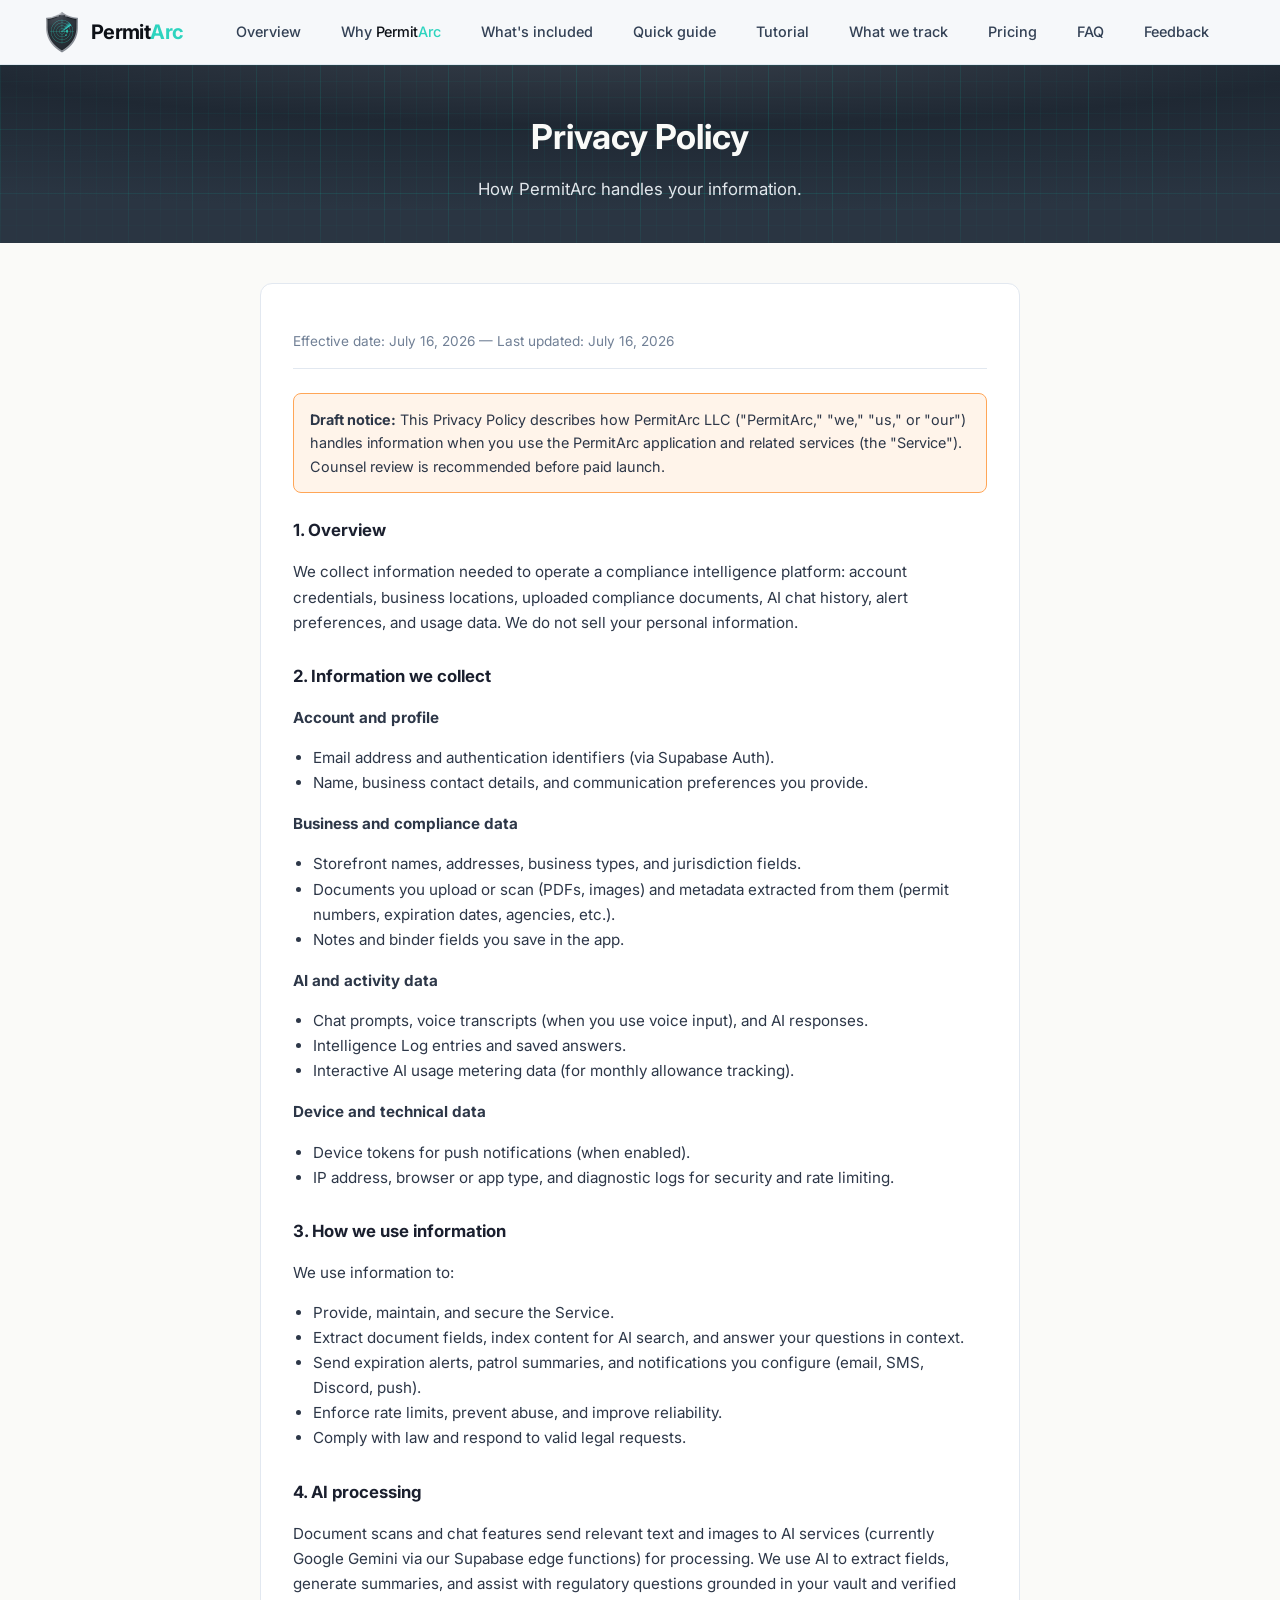
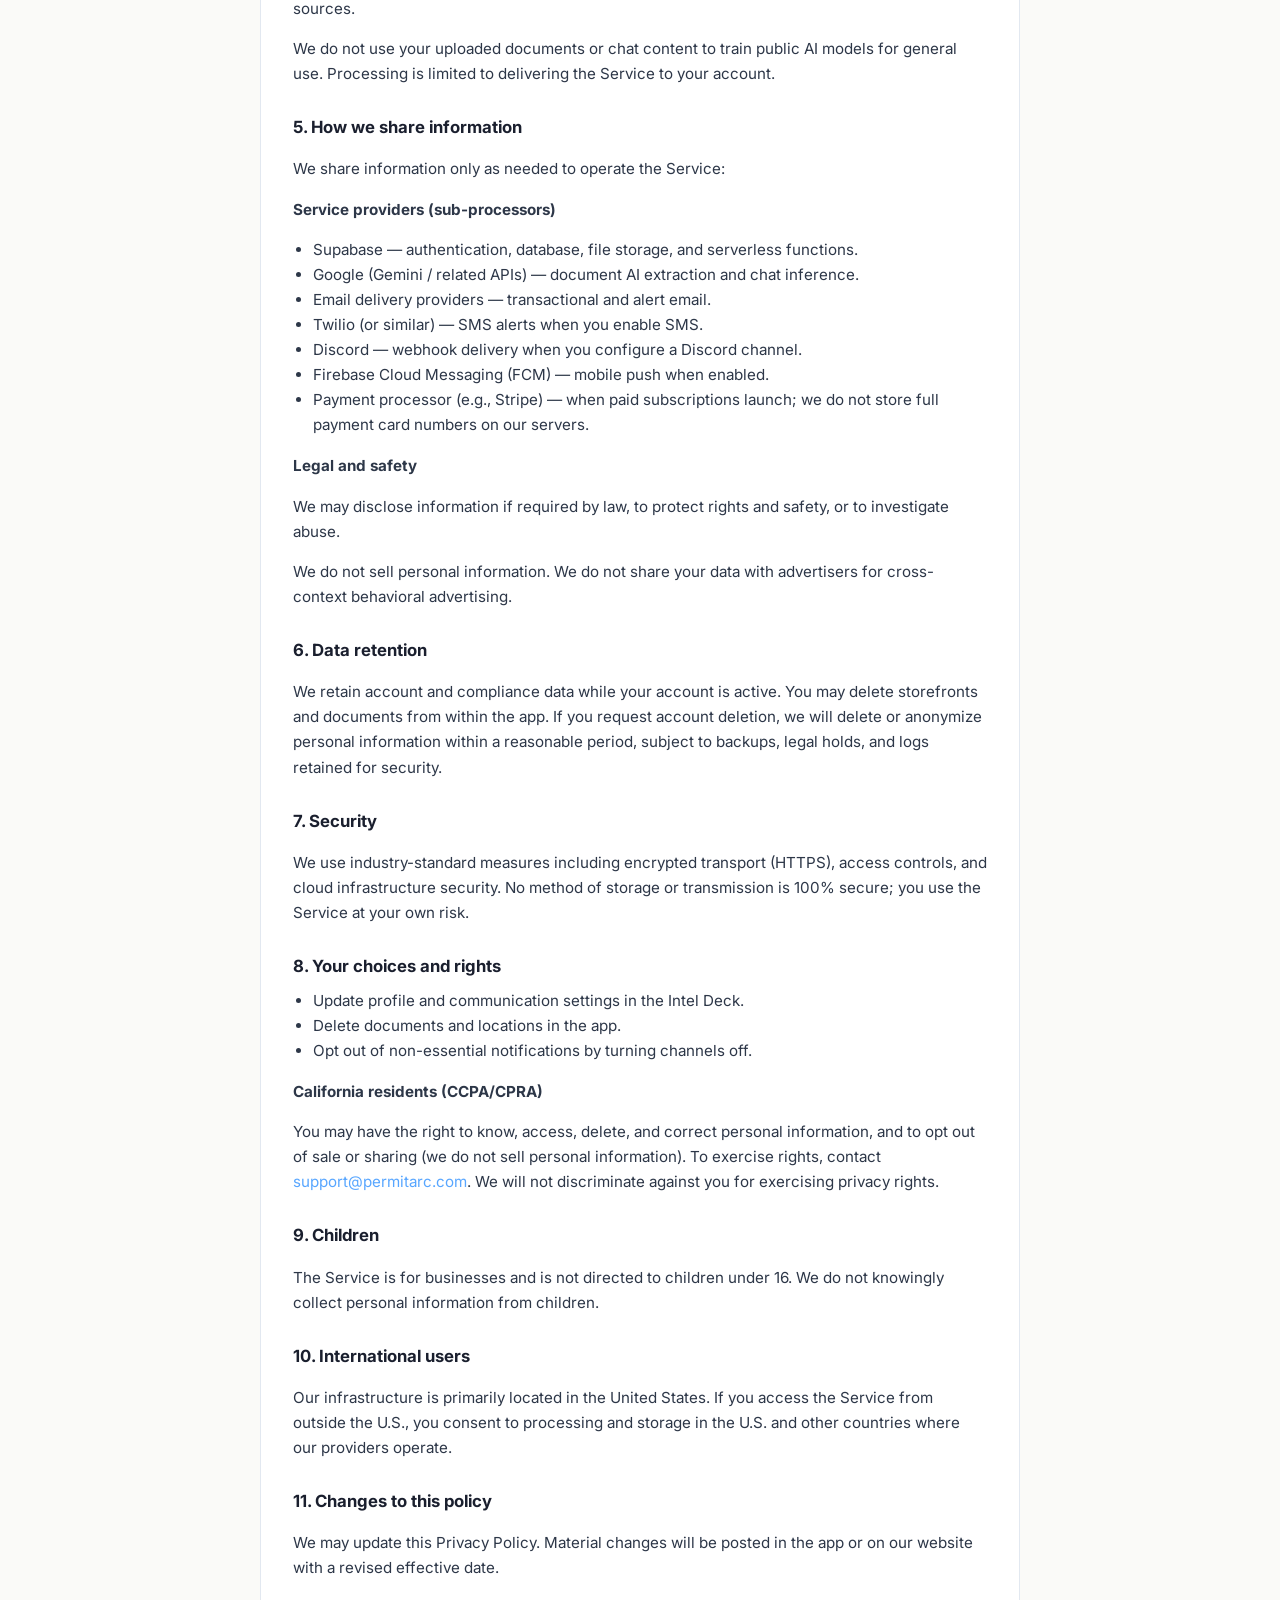
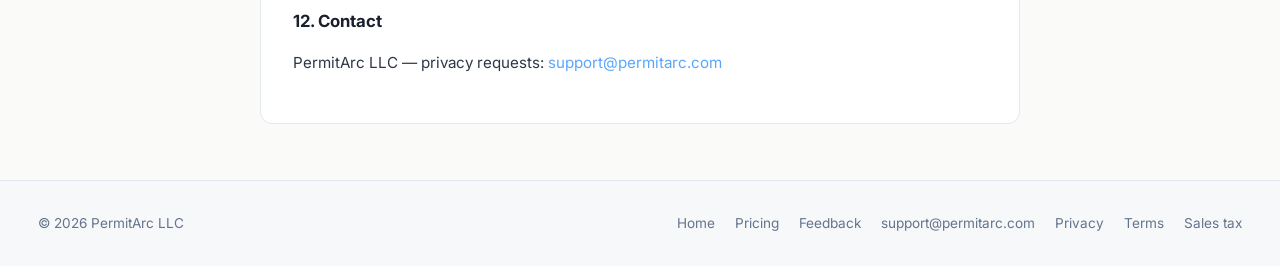
<file: privacy.html>
<!DOCTYPE html>
<html lang="en">
<head>
  <meta charset="UTF-8">
  <meta name="viewport" content="width=device-width, initial-scale=1.0, viewport-fit=cover">
  <link rel="icon" href="favicon.ico?v=20260929shield" sizes="48x48">
  <link rel="icon" type="image/png" sizes="32x32" href="favicon-32x32.png?v=20260929shield">
  <link rel="icon" type="image/png" sizes="16x16" href="favicon-16x16.png?v=20260929shield">
  <link rel="apple-touch-icon" sizes="180x180" href="apple-touch-icon.png?v=20260929shield">
  <meta name="description" content="PermitArc Privacy Policy &mdash; how we handle your account, documents, and AI data.">
  <title>Privacy Policy | PermitArc</title>
  <link rel="preconnect" href="https://fonts.googleapis.com">
  <link rel="preconnect" href="https://fonts.gstatic.com" crossorigin>
  <link href="https://fonts.googleapis.com/css2?family=Inter:wght@400;500;600;700&display=swap" rel="stylesheet">
  <link rel="stylesheet" href="styles.css?v=20261003site4">
  <link rel="stylesheet" href="door-home.css?v=20261002chrome">
  <script src="launch-config.js?v=20260911c"></script>
  <script src="site-ga4.js?v=20260923"></script>
  <script src="site-support-mailto.js?v=20260918chooser"></script>
  <script src="site-nav-config.js?v=20261002overview"></script>
</head>
<body data-nav-page="privacy">
  <header class="site-header site-header--light">
    <div class="header-inner">
      <a href="/" class="logo"><img src="assets/shield_logo.png?v=20260929shield" alt="" class="logo-mark" width="48" height="48"><span class="logo-wordmark">Permit<span class="logo-arc">Arc</span></span></a>
      <button type="button" class="nav-toggle" aria-expanded="false" aria-controls="site-nav" aria-label="Open menu">
        <span class="nav-toggle-bar" aria-hidden="true"></span>
        <span class="nav-toggle-bar" aria-hidden="true"></span>
        <span class="nav-toggle-bar" aria-hidden="true"></span>
      </button>
            <nav class="nav" id="site-nav" aria-label="Main"></nav>
    </div>
  </header>

  <section class="page-hero premium-canvas">
    <div class="page-hero-inner">
      <h1>Privacy Policy</h1>
      <p>How PermitArc handles your information.</p>
    </div>
  </section>

  <section class="section-light page-content">
    <div class="section-inner">
      <article class="legal-doc">
        <p class="legal-meta">Effective date: July 16, 2026 &mdash; Last updated: July 16, 2026</p>
        <p class="draft-notice"><strong>Draft notice:</strong> This Privacy Policy describes how PermitArc LLC ("PermitArc," "we," "us," or "our") handles information when you use the PermitArc application and related services (the "Service"). Counsel review is recommended before paid launch.</p>

        <h2>1. Overview</h2>
        <p>We collect information needed to operate a compliance intelligence platform: account credentials, business locations, uploaded compliance documents, AI chat history, alert preferences, and usage data. We do not sell your personal information.</p>

        <h2>2. Information we collect</h2>
        <p><strong>Account and profile</strong></p>
        <ul>
          <li>Email address and authentication identifiers (via Supabase Auth).</li>
          <li>Name, business contact details, and communication preferences you provide.</li>
        </ul>
        <p><strong>Business and compliance data</strong></p>
        <ul>
          <li>Storefront names, addresses, business types, and jurisdiction fields.</li>
          <li>Documents you upload or scan (PDFs, images) and metadata extracted from them (permit numbers, expiration dates, agencies, etc.).</li>
          <li>Notes and binder fields you save in the app.</li>
        </ul>
        <p><strong>AI and activity data</strong></p>
        <ul>
          <li>Chat prompts, voice transcripts (when you use voice input), and AI responses.</li>
          <li>Intelligence Log entries and saved answers.</li>
          <li>Interactive AI usage metering data (for monthly allowance tracking).</li>
        </ul>
        <p><strong>Device and technical data</strong></p>
        <ul>
          <li>Device tokens for push notifications (when enabled).</li>
          <li>IP address, browser or app type, and diagnostic logs for security and rate limiting.</li>
        </ul>

        <h2>3. How we use information</h2>
        <p>We use information to:</p>
        <ul>
          <li>Provide, maintain, and secure the Service.</li>
          <li>Extract document fields, index content for AI search, and answer your questions in context.</li>
          <li>Send expiration alerts, patrol summaries, and notifications you configure (email, SMS, Discord, push).</li>
          <li>Enforce rate limits, prevent abuse, and improve reliability.</li>
          <li>Comply with law and respond to valid legal requests.</li>
        </ul>

        <h2>4. AI processing</h2>
        <p>Document scans and chat features send relevant text and images to AI services (currently Google Gemini via our Supabase edge functions) for processing. We use AI to extract fields, generate summaries, and assist with regulatory questions grounded in your vault and verified sources.</p>
        <p>We do not use your uploaded documents or chat content to train public AI models for general use. Processing is limited to delivering the Service to your account.</p>

        <h2>5. How we share information</h2>
        <p>We share information only as needed to operate the Service:</p>
        <p><strong>Service providers (sub-processors)</strong></p>
        <ul>
          <li>Supabase &mdash; authentication, database, file storage, and serverless functions.</li>
          <li>Google (Gemini / related APIs) &mdash; document AI extraction and chat inference.</li>
          <li>Email delivery providers &mdash; transactional and alert email.</li>
          <li>Twilio (or similar) &mdash; SMS alerts when you enable SMS.</li>
          <li>Discord &mdash; webhook delivery when you configure a Discord channel.</li>
          <li>Firebase Cloud Messaging (FCM) &mdash; mobile push when enabled.</li>
          <li>Payment processor (e.g., Stripe) &mdash; when paid subscriptions launch; we do not store full payment card numbers on our servers.</li>
        </ul>
        <p><strong>Legal and safety</strong></p>
        <p>We may disclose information if required by law, to protect rights and safety, or to investigate abuse.</p>
        <p>We do not sell personal information. We do not share your data with advertisers for cross-context behavioral advertising.</p>

        <h2>6. Data retention</h2>
        <p>We retain account and compliance data while your account is active. You may delete storefronts and documents from within the app. If you request account deletion, we will delete or anonymize personal information within a reasonable period, subject to backups, legal holds, and logs retained for security.</p>

        <h2>7. Security</h2>
        <p>We use industry-standard measures including encrypted transport (HTTPS), access controls, and cloud infrastructure security. No method of storage or transmission is 100% secure; you use the Service at your own risk.</p>

        <h2>8. Your choices and rights</h2>
        <ul>
          <li>Update profile and communication settings in the Intel Deck.</li>
          <li>Delete documents and locations in the app.</li>
          <li>Opt out of non-essential notifications by turning channels off.</li>
        </ul>
        <p><strong>California residents (CCPA/CPRA)</strong></p>
        <p>You may have the right to know, access, delete, and correct personal information, and to opt out of sale or sharing (we do not sell personal information). To exercise rights, contact <a href="mailto:support@permitarc.com?subject=PermitArc%20support">support@permitarc.com</a>. We will not discriminate against you for exercising privacy rights.</p>

        <h2>9. Children</h2>
        <p>The Service is for businesses and is not directed to children under 16. We do not knowingly collect personal information from children.</p>

        <h2>10. International users</h2>
        <p>Our infrastructure is primarily located in the United States. If you access the Service from outside the U.S., you consent to processing and storage in the U.S. and other countries where our providers operate.</p>

        <h2>11. Changes to this policy</h2>
        <p>We may update this Privacy Policy. Material changes will be posted in the app or on our website with a revised effective date.</p>

        <h2>12. Contact</h2>
        <p>PermitArc LLC &mdash; privacy requests: <a href="mailto:support@permitarc.com?subject=PermitArc%20support">support@permitarc.com</a></p>
      </article>
    </div>
  </section>

  <footer class="site-footer premium-canvas">
    <div class="footer-inner">
      <p>&copy; 2026 PermitArc LLC</p>
      <div class="footer-links" id="site-footer-links"></div>
    </div>
  </footer>
  <script src="site-chrome.js?v=20261002overview"></script>
  <script src="site-public.js?v=20260917fix" defer></script>
  <script src="site-nav.js" defer></script>
</body>
</html>
</file>
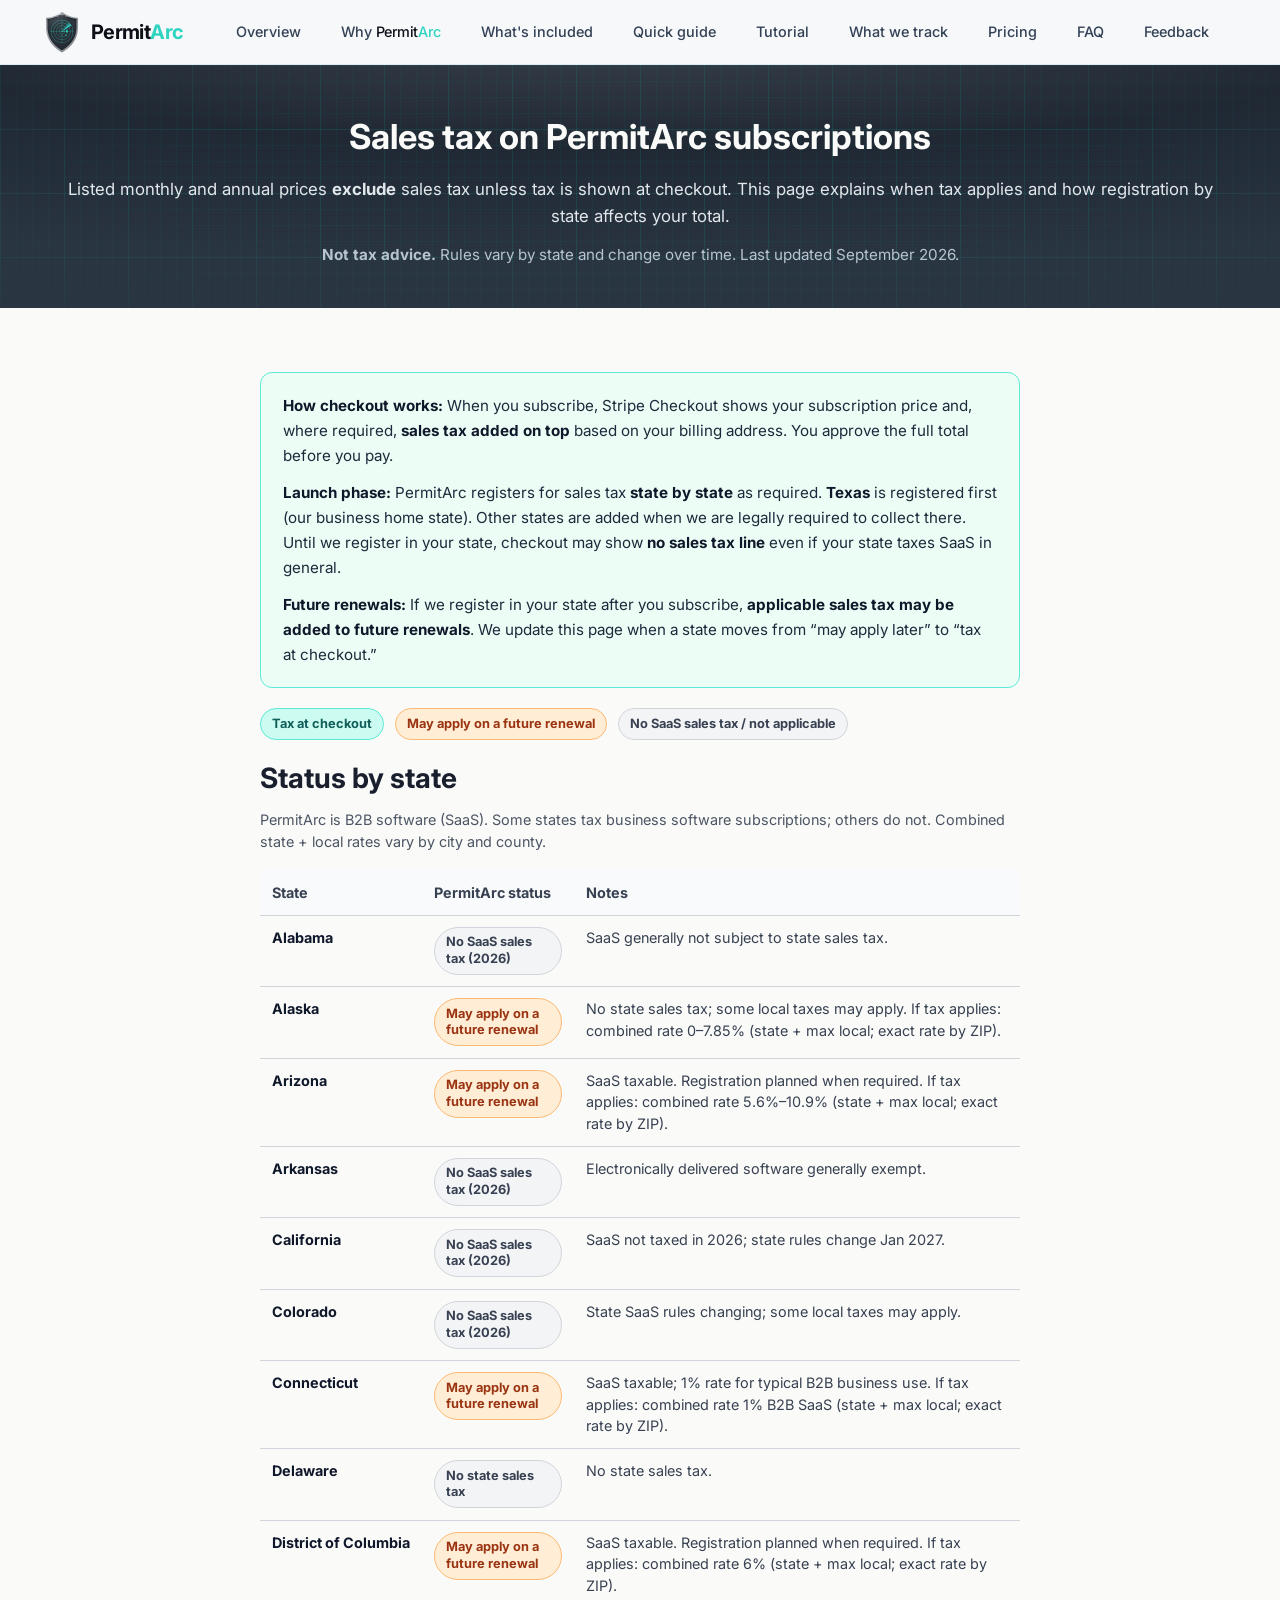
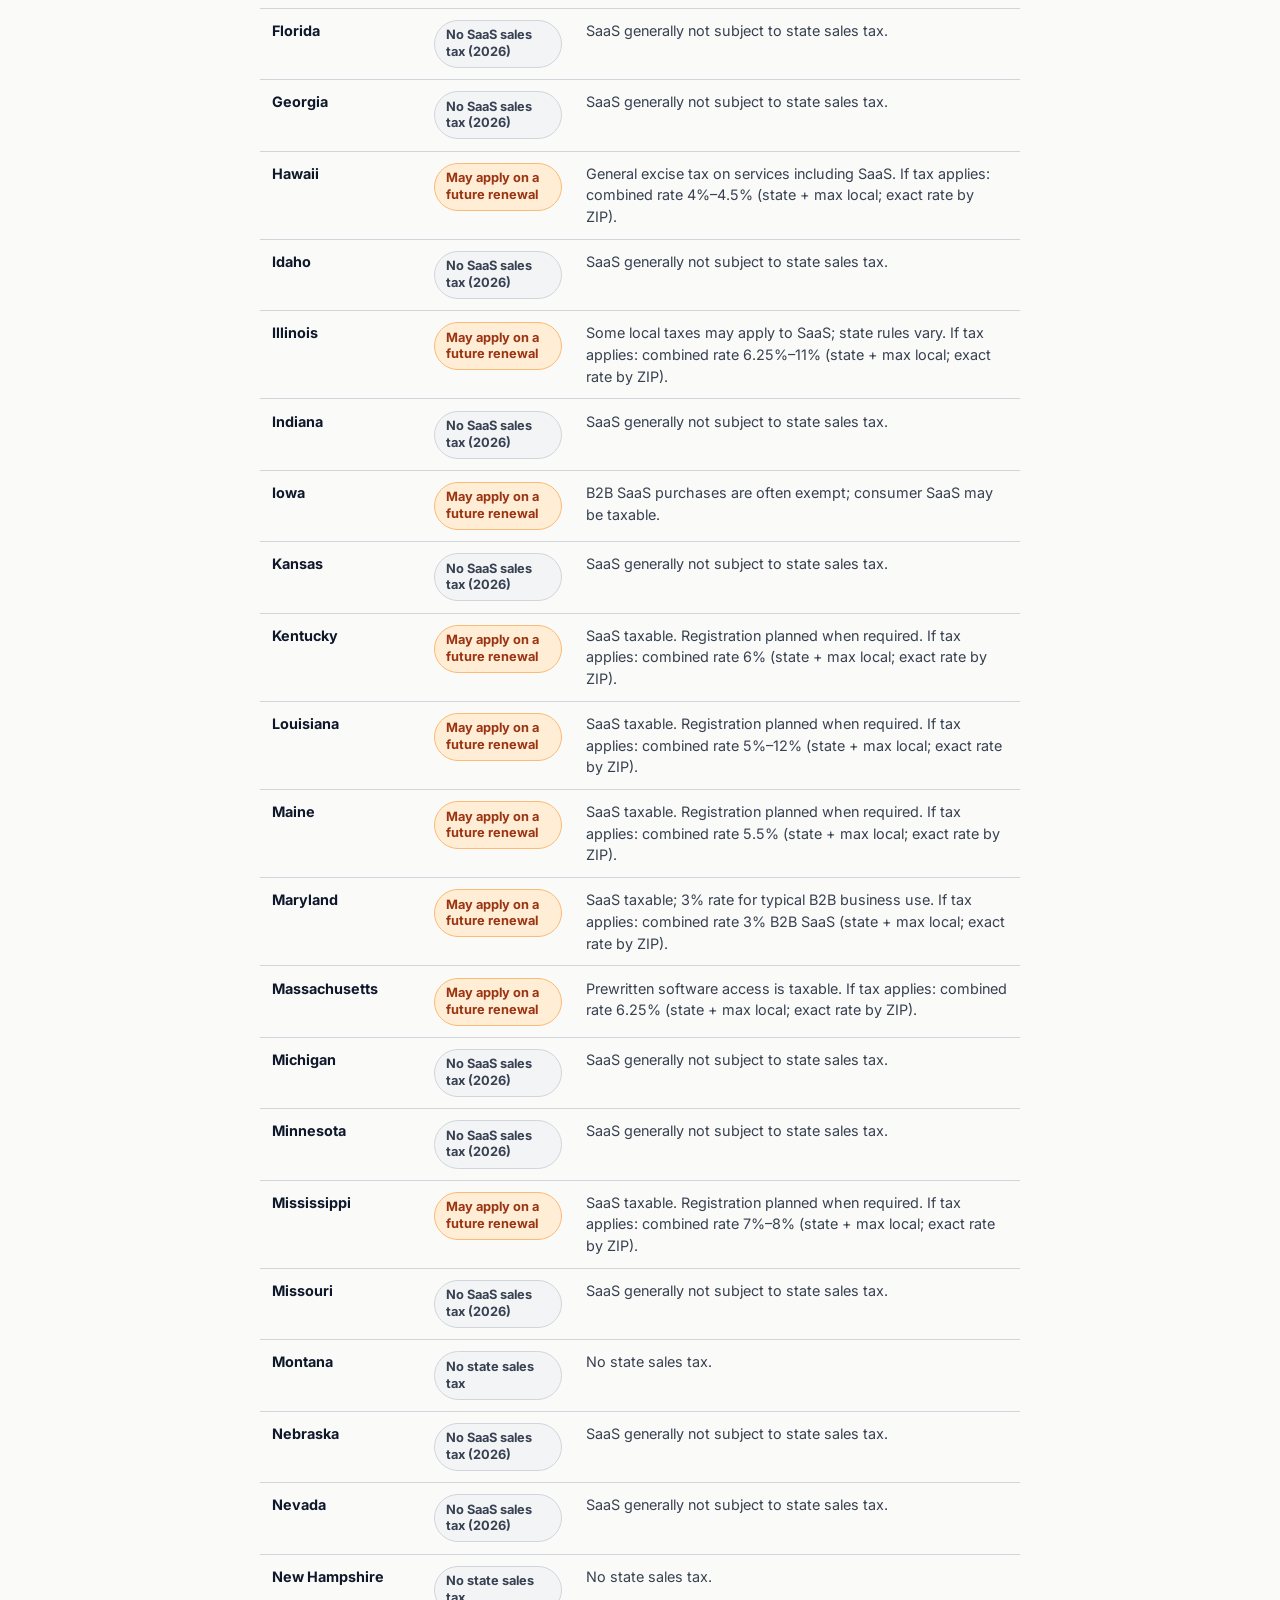
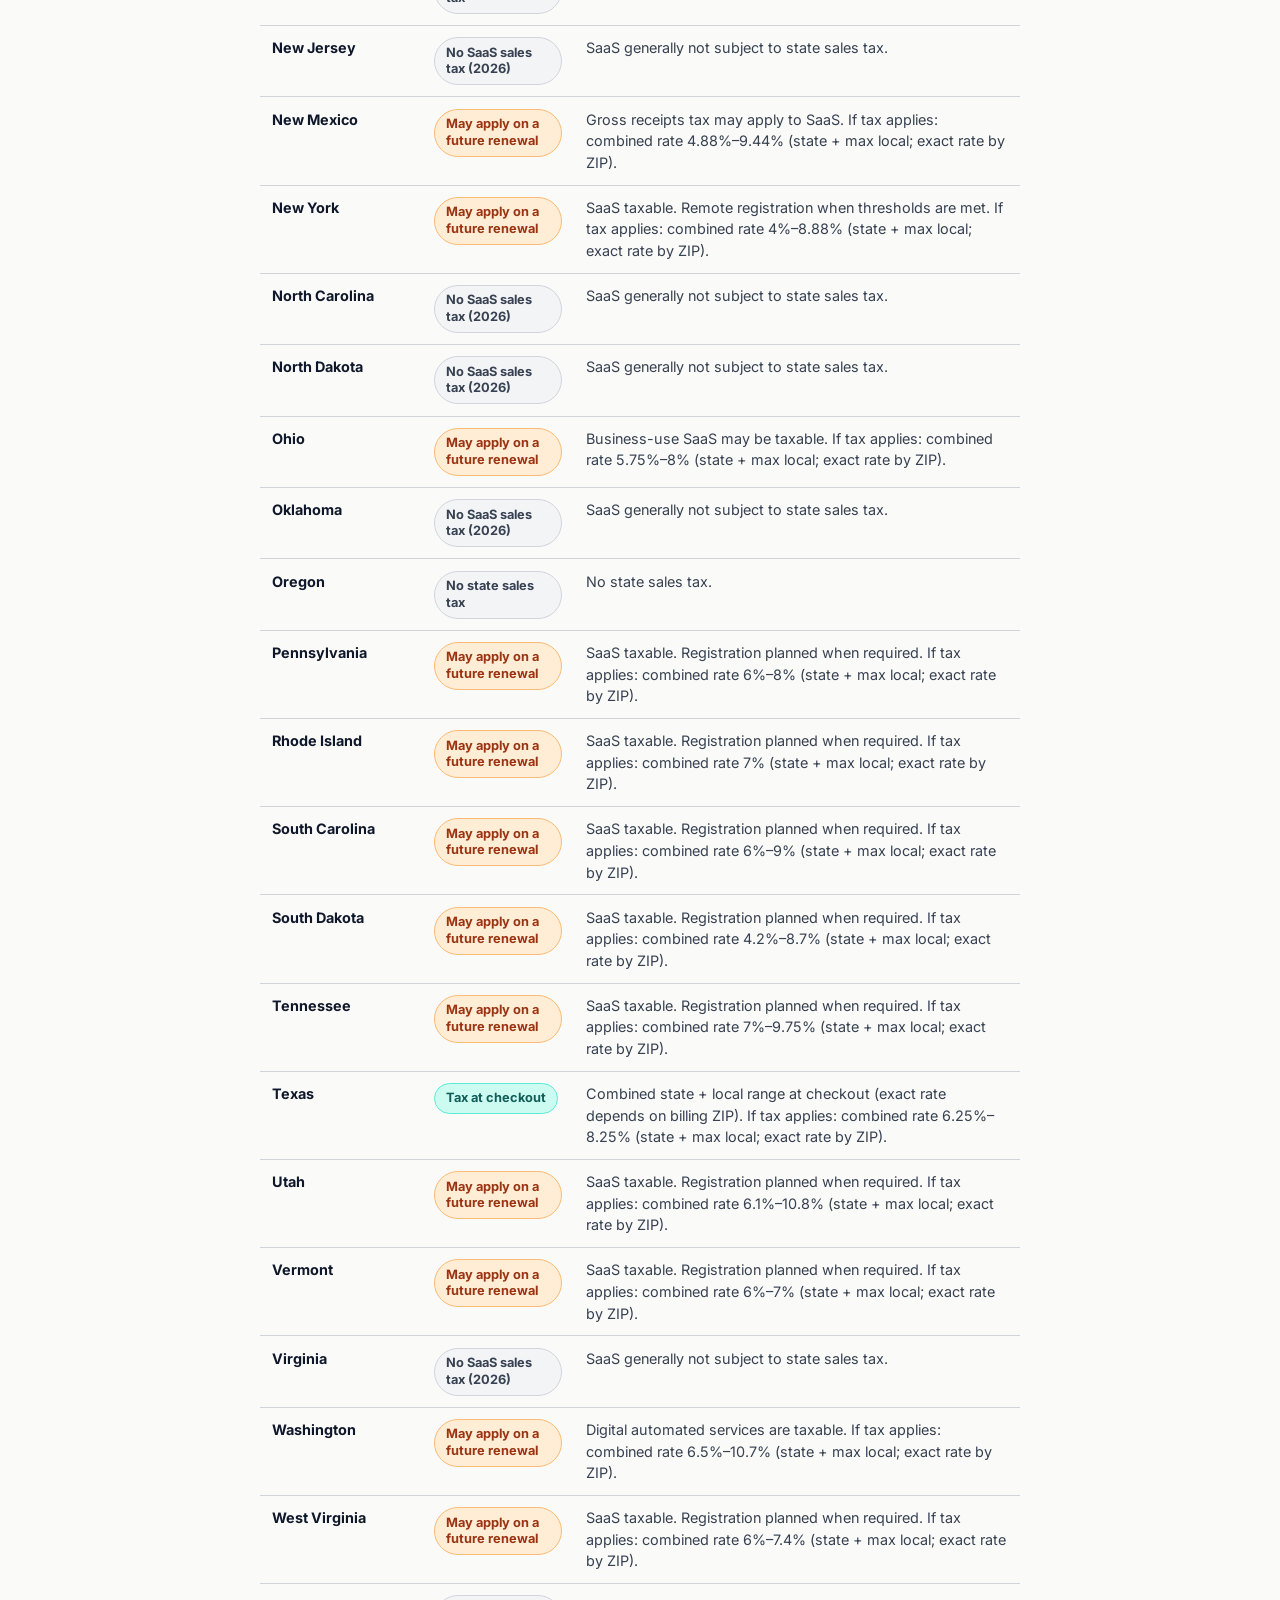
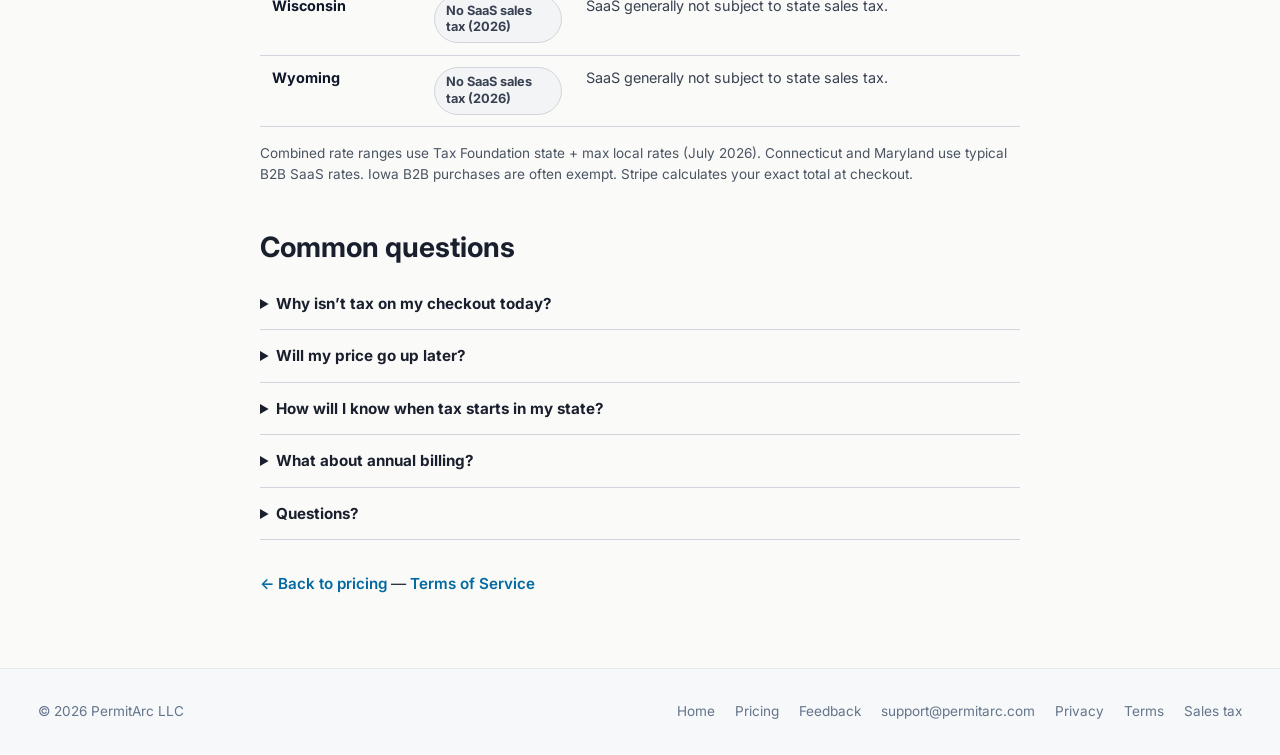
<file: sales-tax.html>
<!DOCTYPE html>
<html lang="en">
<head>
  <meta charset="UTF-8">
  <meta name="viewport" content="width=device-width, initial-scale=1.0, viewport-fit=cover">
  <link rel="icon" href="favicon.ico?v=20260929shield" sizes="48x48">
  <link rel="icon" type="image/png" sizes="32x32" href="favicon-32x32.png?v=20260929shield">
  <link rel="icon" type="image/png" sizes="16x16" href="favicon-16x16.png?v=20260929shield">
  <link rel="apple-touch-icon" sizes="180x180" href="apple-touch-icon.png?v=20260929shield">
  <meta name="description" content="How PermitArc handles U.S. sales tax on subscriptions &mdash; what is included in listed prices and when tax may apply at checkout or on renewals.">
  <title>Sales Tax | PermitArc</title>
  <link rel="preconnect" href="https://fonts.googleapis.com">
  <link rel="preconnect" href="https://fonts.gstatic.com" crossorigin>
  <link href="https://fonts.googleapis.com/css2?family=Inter:wght@400;500;600;700&display=swap" rel="stylesheet">
  <link rel="stylesheet" href="styles.css?v=20261003site4">
  <link rel="stylesheet" href="door-home.css?v=20261002chrome">
  <script src="launch-config.js?v=20260911c"></script>
  <script src="site-ga4.js?v=20260923"></script>
  <script src="site-support-mailto.js?v=20260918chooser"></script>
  <script src="site-nav-config.js?v=20261002overview"></script>
  <style>
    /* Light section &mdash; dark text only (do not use dark-theme --text-light / --text-body here). */
    .tax-page-content h2 {
      color: #1a1f2e;
      margin-top: 0;
    }
    .tax-summary {
      margin-top: 1.5rem;
      padding: 1.25rem 1.35rem;
      border-radius: 12px;
      border: 1px solid #5eead4;
      background: #ecfdf5;
    }
    .tax-summary p {
      margin: 0 0 0.75rem;
      line-height: 1.65;
      color: #1e293b;
      font-size: 0.95rem;
    }
    .tax-summary p strong { color: #0f172a; }
    .tax-summary p:last-child { margin-bottom: 0; }
    .tax-legend { display: flex; flex-wrap: wrap; gap: 0.65rem; margin: 1.25rem 0 1rem; }
    .tax-badge {
      display: inline-flex;
      align-items: center;
      gap: 0.35rem;
      font-size: 0.8rem;
      font-weight: 700;
      padding: 0.4rem 0.7rem;
      border-radius: 999px;
      border: 1px solid transparent;
      line-height: 1.3;
    }
    .tax-badge-active {
      background: #ccfbf1;
      color: #115e59;
      border-color: #5eead4;
    }
    .tax-badge-future {
      background: #ffedd5;
      color: #9a3412;
      border-color: #fdba74;
    }
    .tax-badge-none {
      background: #f3f4f6;
      color: #374151;
      border-color: #d1d5db;
    }
    .tax-table-wrap { overflow-x: auto; margin-top: 1rem; }
    .tax-table {
      width: 100%;
      border-collapse: collapse;
      font-size: 0.9rem;
      min-width: 640px;
    }
    .tax-table th, .tax-table td {
      text-align: left;
      padding: 0.7rem 0.75rem;
      border-bottom: 1px solid #d1d5db;
      vertical-align: top;
    }
    .tax-table th {
      color: #374151;
      font-weight: 700;
      background: #f9fafb;
    }
    .tax-table td { color: #374151; line-height: 1.5; }
    .tax-table td:first-child {
      font-weight: 700;
      color: #0f172a;
      white-space: nowrap;
    }
    .tax-faq details {
      border-bottom: 1px solid #d1d5db;
      padding: 0.85rem 0;
    }
    .tax-faq summary {
      cursor: pointer;
      font-weight: 700;
      color: #1a1f2e;
      font-size: 0.95rem;
    }
    .tax-faq p {
      margin: 0.5rem 0 0;
      color: #374151;
      font-size: 0.92rem;
      line-height: 1.6;
    }
    .tax-updated {
      font-size: 0.9rem;
      color: #4b5563;
      margin-top: 0.5rem;
      line-height: 1.55;
    }
    .tax-page-content .tax-footer-links {
      margin-top: 2rem;
      font-size: 0.95rem;
    }
    .tax-page-content .tax-footer-links a {
      color: #0369a1;
      font-weight: 600;
    }
  </style>
</head>
<body data-nav-page="sales-tax">
  <header class="site-header site-header--light">
    <div class="header-inner">
      <a href="/" class="logo"><img src="assets/shield_logo.png?v=20260929shield" alt="" class="logo-mark" width="48" height="48"><span class="logo-wordmark">Permit<span class="logo-arc">Arc</span></span></a>
      <button type="button" class="nav-toggle" aria-expanded="false" aria-controls="site-nav" aria-label="Open menu">
        <span class="nav-toggle-bar" aria-hidden="true"></span>
        <span class="nav-toggle-bar" aria-hidden="true"></span>
        <span class="nav-toggle-bar" aria-hidden="true"></span>
      </button>
            <nav class="nav" id="site-nav" aria-label="Main"></nav>
    </div>
  </header>

  <section class="page-hero premium-canvas">
    <div class="page-hero-inner">
      <h1>Sales tax on PermitArc subscriptions</h1>
      <p>Listed monthly and annual prices <strong>exclude</strong> sales tax unless tax is shown at checkout. This page explains when tax applies and how registration by state affects your total.</p>
      <p class="page-hero-scope"><strong>Not tax advice.</strong> Rules vary by state and change over time. Last updated September 2026.</p>
    </div>
  </section>

  <section class="section-light page-content tax-page-content">
    <div class="section-inner section-inner-wide">
      <div class="tax-summary">
        <p><strong>How checkout works:</strong> When you subscribe, Stripe Checkout shows your subscription price and, where required, <strong>sales tax added on top</strong> based on your billing address. You approve the full total before you pay.</p>
        <p><strong>Launch phase:</strong> PermitArc registers for sales tax <strong>state by state</strong> as required. <strong>Texas</strong> is registered first (our business home state). Other states are added when we are legally required to collect there. Until we register in your state, checkout may show <strong>no sales tax line</strong> even if your state taxes SaaS in general.</p>
        <p><strong>Future renewals:</strong> If we register in your state after you subscribe, <strong>applicable sales tax may be added to future renewals</strong>. We update this page when a state moves from &ldquo;may apply later&rdquo; to &ldquo;tax at checkout.&rdquo;</p>
      </div>

      <div class="tax-legend" aria-label="Status legend">
        <span class="tax-badge tax-badge-active">Tax at checkout</span>
        <span class="tax-badge tax-badge-future">May apply on a future renewal</span>
        <span class="tax-badge tax-badge-none">No SaaS sales tax / not applicable</span>
      </div>

      <h2>Status by state</h2>
      <p class="tax-updated">PermitArc is B2B software (SaaS). Some states tax business software subscriptions; others do not. Combined state + local rates vary by city and county.</p>

      <div class="tax-table-wrap">
        <table class="tax-table">
          <thead>
            <tr>
              <th>State</th>
              <th>PermitArc status</th>
              <th>Notes</th>
            </tr>
          </thead>
          <tbody id="tax-state-rows"></tbody>
        </table>
      </div>
      <p class="tax-updated" style="margin-top: 1rem; font-size: 0.85rem;">
        Combined rate ranges use Tax Foundation state + max local rates (July 2026). Connecticut and Maryland use typical B2B SaaS rates. Iowa B2B purchases are often exempt. Stripe calculates your exact total at checkout.
      </p>

      <h2 style="margin-top: 2.5rem;">Common questions</h2>
      <div class="tax-faq">
        <details>
          <summary>Why isn&rsquo;t tax on my checkout today?</summary>
          <p>We only collect sales tax in states where PermitArc is <strong>registered</strong> with the tax authority. During launch we register gradually. If your state is listed as &ldquo;may apply on a future renewal,&rdquo; tax is not collected until we complete registration there.</p>
        </details>
        <details>
          <summary>Will my price go up later?</summary>
          <p>Your <strong>subscription tier price</strong> (for example $39/mo Solo) stays as subscribed unless you change plans. <strong>Sales tax is separate</strong> and may appear on checkout or on a later renewal when we register in your state. Tax is a pass-through to your state &mdash; not a PermitArc price increase.</p>
        </details>
        <details>
          <summary>How will I know when tax starts in my state?</summary>
          <p>We update this page and may email account holders before tax applies to a renewal. At checkout, Stripe always shows the full total before payment.</p>
        </details>
        <details>
          <summary>What about annual billing?</summary>
          <p>Same rules: listed annual prices exclude tax unless shown at checkout. Tax may apply to the renewal charge when we are registered in your state.</p>
        </details>
        <details>
          <summary>Questions?</summary>
          <p>Email <a href="mailto:support@permitarc.com?subject=PermitArc%20support">support@permitarc.com</a>. For official rules, contact your state tax agency or a qualified tax professional.</p>
        </details>
      </div>

      <p class="tax-footer-links"><a href="pricing.html">&larr; Back to pricing</a> &mdash; <a href="terms.html">Terms of Service</a></p>
    </div>
  </section>

  <footer class="site-footer premium-canvas">
    <div class="footer-inner">
      <p>&copy; 2026 PermitArc LLC</p>
      <div class="footer-links" id="site-footer-links"></div>
    </div>
  </footer>
  <script src="site-chrome.js?v=20261002overview"></script>
  <script src="site-public.js?v=20260917fix" defer></script>
  <script src="site-nav.js" defer></script>
  <script src="sales-tax-data.js?v=20260910i"></script>
  <script>
    (function renderTaxTable() {
      var tbody = document.getElementById('tax-state-rows');
      if (!tbody || !window.PermitArcSalesTax) return;
      var rows = window.PermitArcSalesTax.states.map(function (row) {
        var badgeClass = row.status === 'active' ? 'tax-badge-active'
          : row.status === 'future' ? 'tax-badge-future' : 'tax-badge-none';
        var label = row.status === 'active' ? 'Tax at checkout'
          : row.status === 'future' ? 'May apply on a future renewal'
          : row.status === 'no_state_tax' ? 'No state sales tax'
          : 'No SaaS sales tax (2026)';
        var noteText = row.note;
        if (row.rateDisplay && (row.status === 'active' || row.status === 'future')) {
          noteText += ' If tax applies: combined rate ' + row.rateDisplay + ' (state + max local; exact rate by ZIP).';
        }
        return '<tr><td>' + row.name + '</td><td><span class="tax-badge ' + badgeClass + '">' + label + '</span></td><td>' + noteText + '</td></tr>';
      });
      tbody.innerHTML = rows.join('');
    })();
  </script>
</body>
</html>
</file>
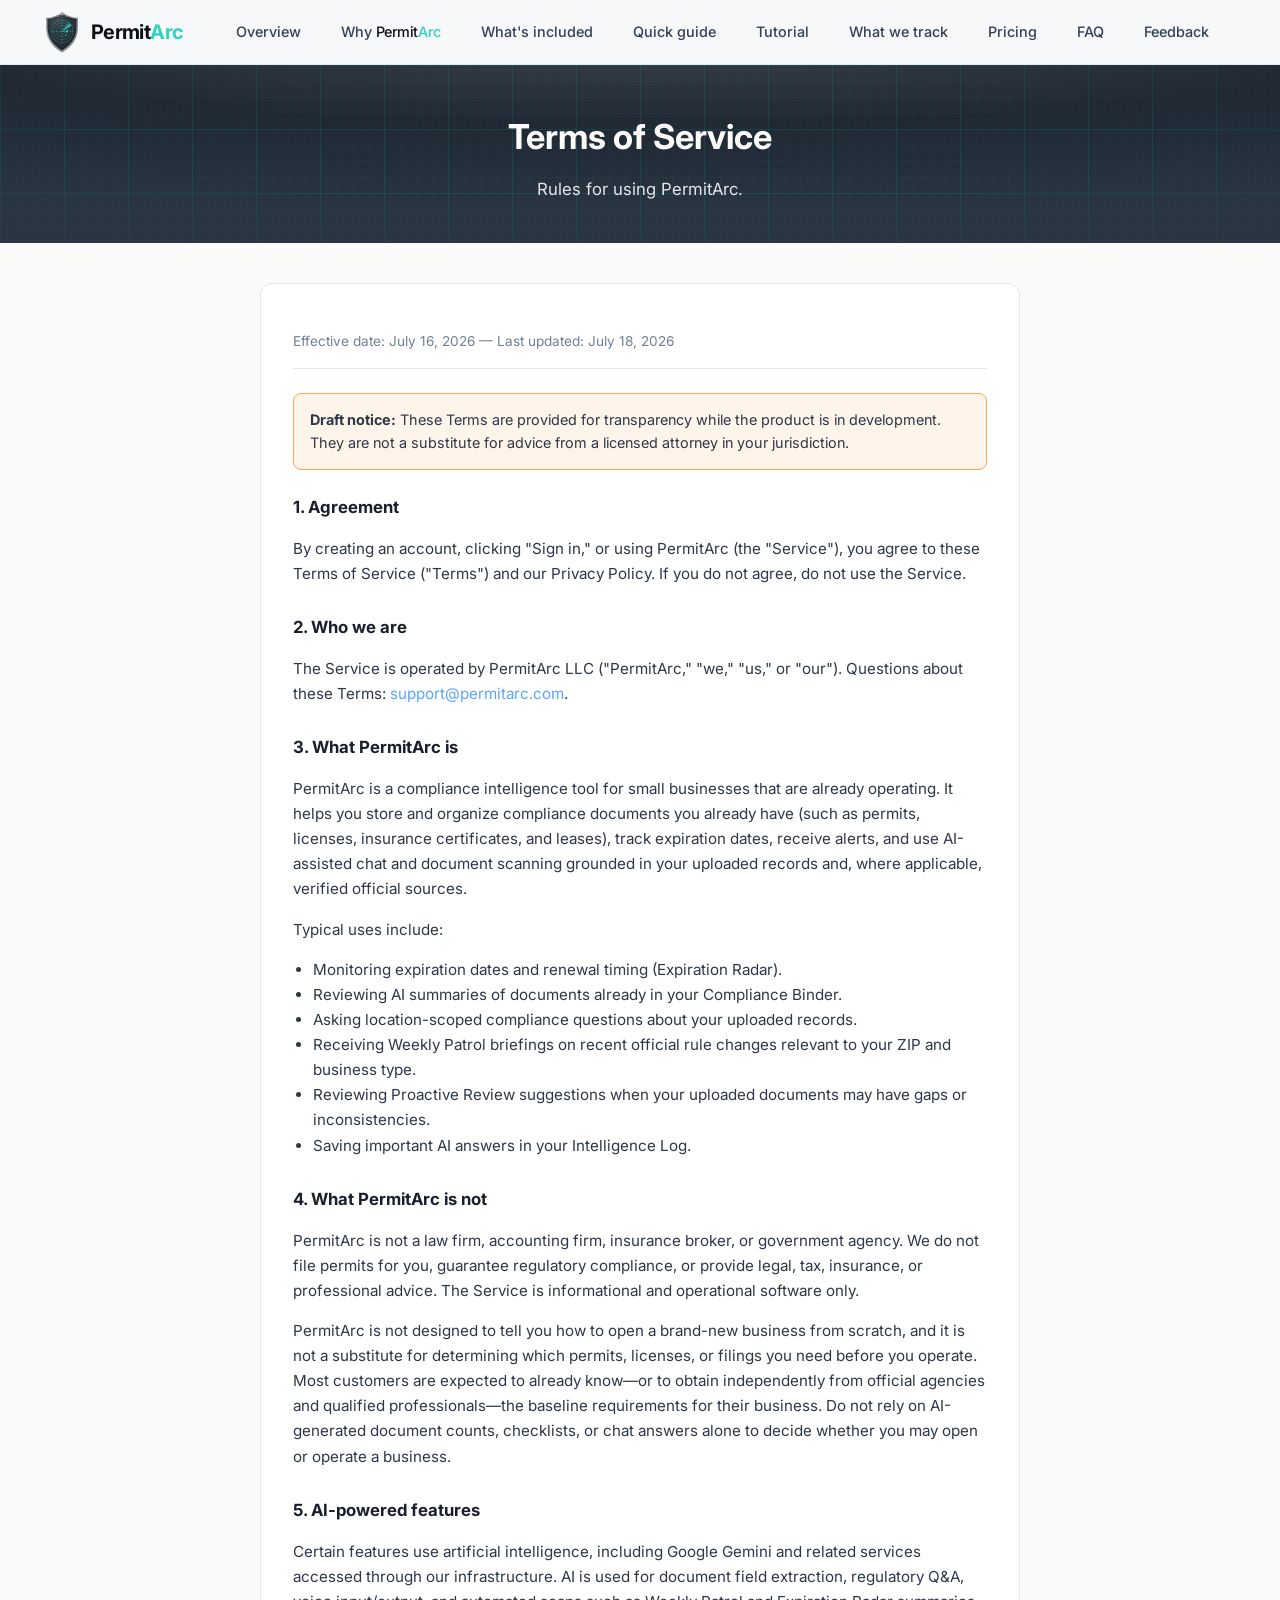
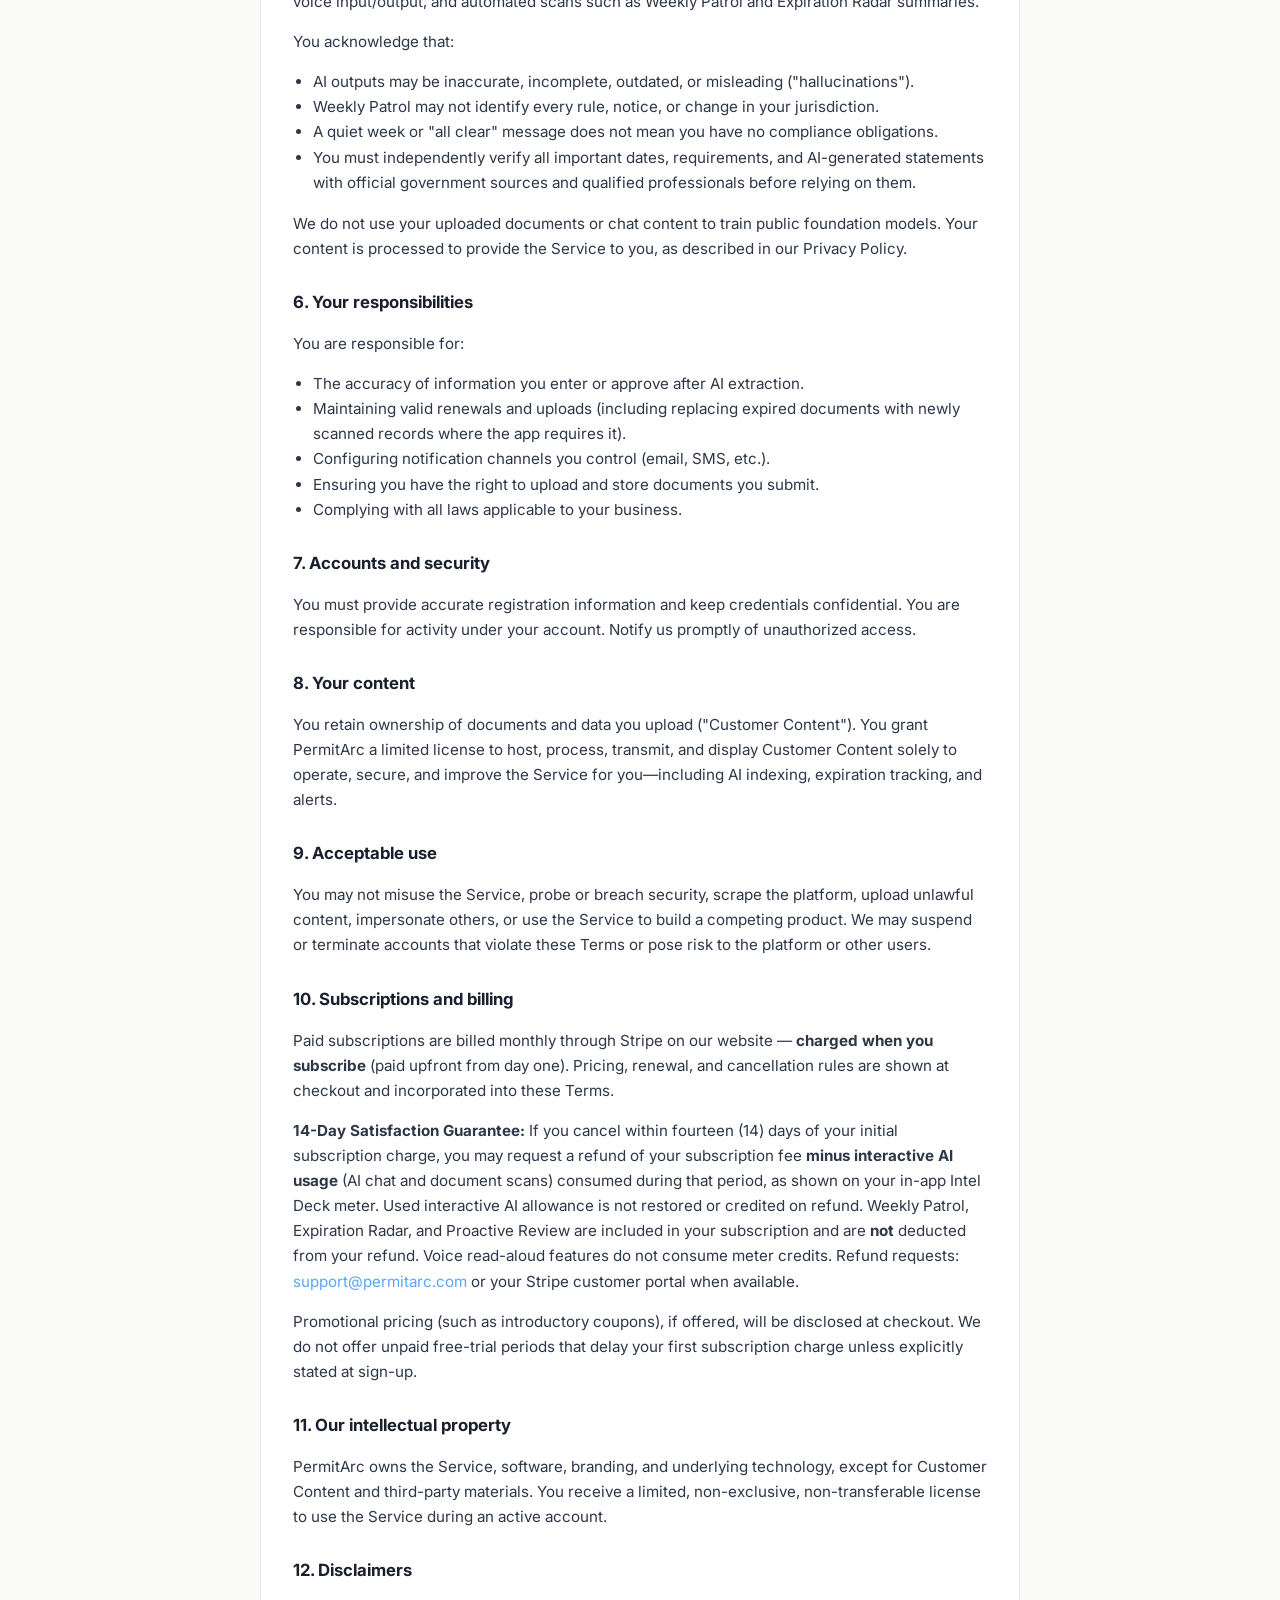
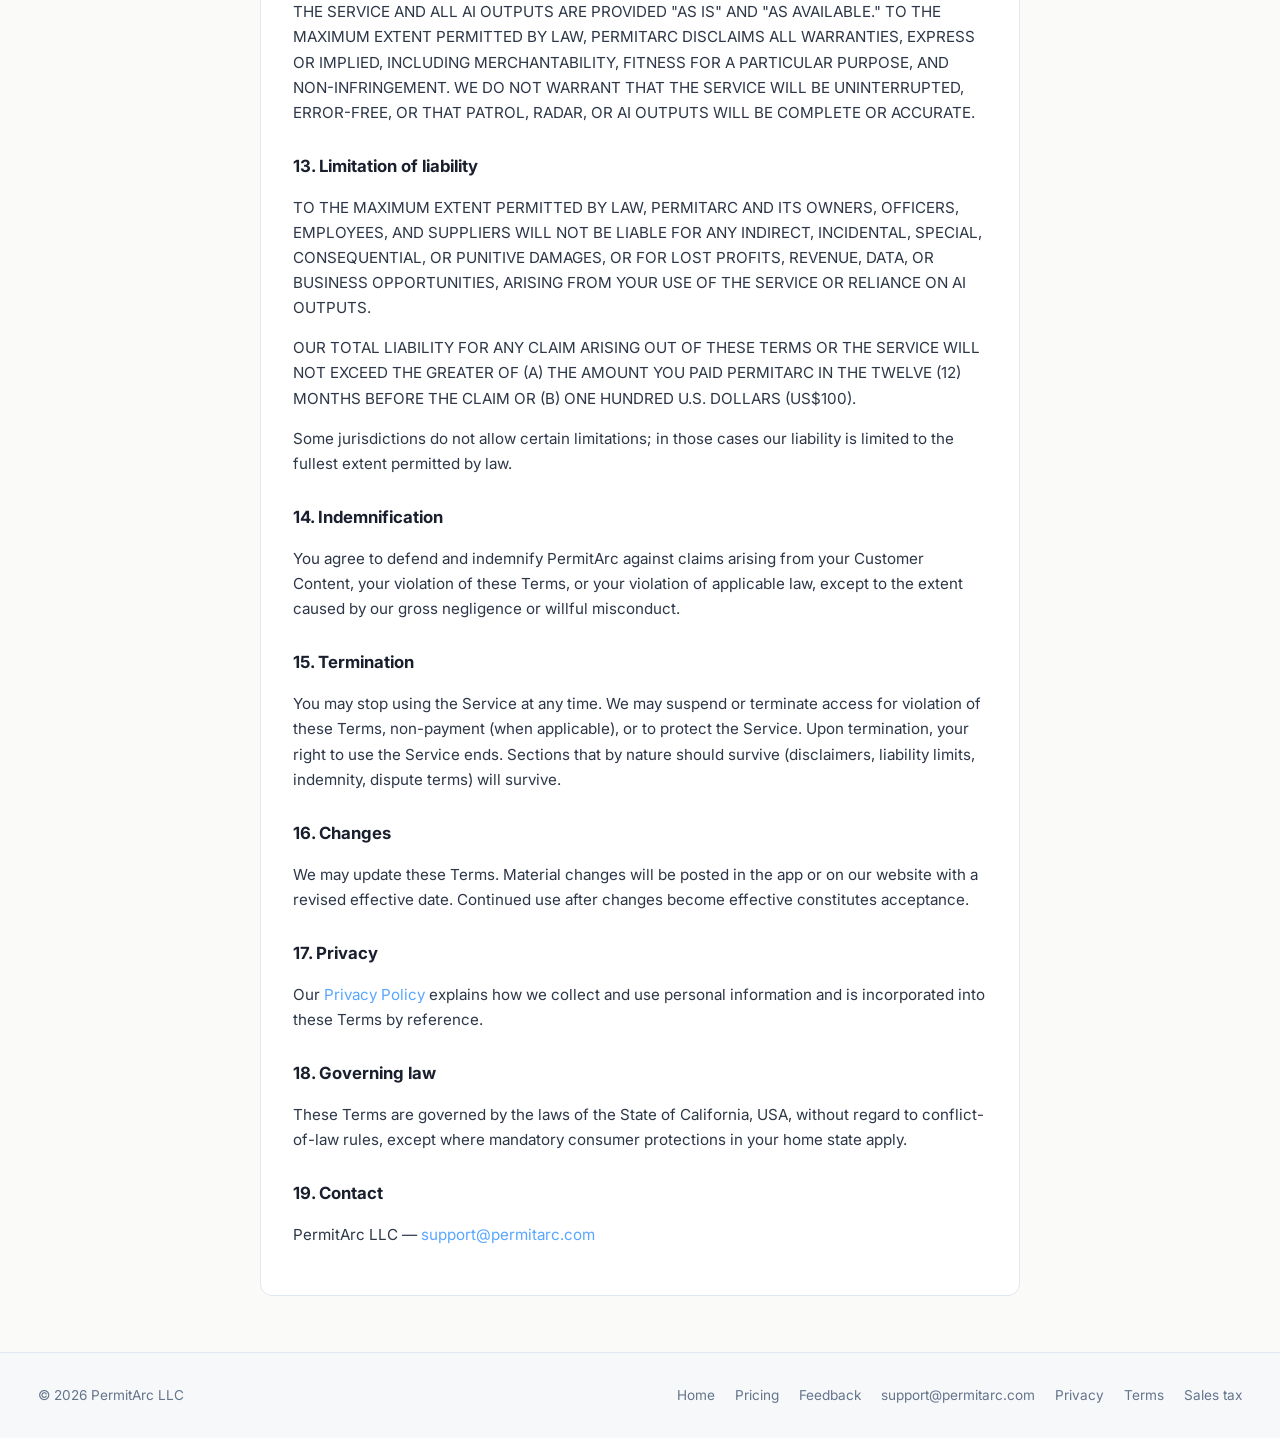
<file: terms.html>
<!DOCTYPE html>
<html lang="en">
<head>
  <meta charset="UTF-8">
  <meta name="viewport" content="width=device-width, initial-scale=1.0, viewport-fit=cover">
  <link rel="icon" href="favicon.ico?v=20260929shield" sizes="48x48">
  <link rel="icon" type="image/png" sizes="32x32" href="favicon-32x32.png?v=20260929shield">
  <link rel="icon" type="image/png" sizes="16x16" href="favicon-16x16.png?v=20260929shield">
  <link rel="apple-touch-icon" sizes="180x180" href="apple-touch-icon.png?v=20260929shield">
  <meta name="description" content="PermitArc Terms of Service &mdash; rules for using the compliance folder app.">
  <title>Terms of Service | PermitArc</title>
  <link rel="preconnect" href="https://fonts.googleapis.com">
  <link rel="preconnect" href="https://fonts.gstatic.com" crossorigin>
  <link href="https://fonts.googleapis.com/css2?family=Inter:wght@400;500;600;700&display=swap" rel="stylesheet">
  <link rel="stylesheet" href="styles.css?v=20261003site4">
  <link rel="stylesheet" href="door-home.css?v=20261002chrome">
  <script src="launch-config.js?v=20260911c"></script>
  <script src="site-ga4.js?v=20260923"></script>
  <script src="site-support-mailto.js?v=20260918chooser"></script>
  <script src="site-nav-config.js?v=20261002overview"></script>
</head>
<body data-nav-page="terms">
  <header class="site-header site-header--light">
    <div class="header-inner">
      <a href="/" class="logo"><img src="assets/shield_logo.png?v=20260929shield" alt="" class="logo-mark" width="48" height="48"><span class="logo-wordmark">Permit<span class="logo-arc">Arc</span></span></a>
      <button type="button" class="nav-toggle" aria-expanded="false" aria-controls="site-nav" aria-label="Open menu">
        <span class="nav-toggle-bar" aria-hidden="true"></span>
        <span class="nav-toggle-bar" aria-hidden="true"></span>
        <span class="nav-toggle-bar" aria-hidden="true"></span>
      </button>
            <nav class="nav" id="site-nav" aria-label="Main"></nav>
    </div>
  </header>

  <section class="page-hero premium-canvas">
    <div class="page-hero-inner">
      <h1>Terms of Service</h1>
      <p>Rules for using PermitArc.</p>
    </div>
  </section>

  <section class="section-light page-content">
    <div class="section-inner">
      <article class="legal-doc">
        <p class="legal-meta">Effective date: July 16, 2026 &mdash; Last updated: July 18, 2026</p>
        <p class="draft-notice"><strong>Draft notice:</strong> These Terms are provided for transparency while the product is in development. They are not a substitute for advice from a licensed attorney in your jurisdiction.</p>

        <h2>1. Agreement</h2>
        <p>By creating an account, clicking "Sign in," or using PermitArc (the "Service"), you agree to these Terms of Service ("Terms") and our Privacy Policy. If you do not agree, do not use the Service.</p>

        <h2>2. Who we are</h2>
        <p>The Service is operated by PermitArc LLC ("PermitArc," "we," "us," or "our"). Questions about these Terms: <a href="mailto:support@permitarc.com?subject=PermitArc%20support">support@permitarc.com</a>.</p>

        <h2>3. What PermitArc is</h2>
        <p>PermitArc is a compliance intelligence tool for small businesses that are already operating. It helps you store and organize compliance documents you already have (such as permits, licenses, insurance certificates, and leases), track expiration dates, receive alerts, and use AI-assisted chat and document scanning grounded in your uploaded records and, where applicable, verified official sources.</p>
        <p>Typical uses include:</p>
        <ul>
          <li>Monitoring expiration dates and renewal timing (Expiration Radar).</li>
          <li>Reviewing AI summaries of documents already in your Compliance Binder.</li>
          <li>Asking location-scoped compliance questions about your uploaded records.</li>
          <li>Receiving Weekly Patrol briefings on recent official rule changes relevant to your ZIP and business type.</li>
          <li>Reviewing Proactive Review suggestions when your uploaded documents may have gaps or inconsistencies.</li>
          <li>Saving important AI answers in your Intelligence Log.</li>
        </ul>

        <h2>4. What PermitArc is not</h2>
        <p>PermitArc is not a law firm, accounting firm, insurance broker, or government agency. We do not file permits for you, guarantee regulatory compliance, or provide legal, tax, insurance, or professional advice. The Service is informational and operational software only.</p>
        <p>PermitArc is not designed to tell you how to open a brand-new business from scratch, and it is not a substitute for determining which permits, licenses, or filings you need before you operate. Most customers are expected to already know&mdash;or to obtain independently from official agencies and qualified professionals&mdash;the baseline requirements for their business. Do not rely on AI-generated document counts, checklists, or chat answers alone to decide whether you may open or operate a business.</p>

        <h2>5. AI-powered features</h2>
        <p>Certain features use artificial intelligence, including Google Gemini and related services accessed through our infrastructure. AI is used for document field extraction, regulatory Q&amp;A, voice input/output, and automated scans such as Weekly Patrol and Expiration Radar summaries.</p>
        <p>You acknowledge that:</p>
        <ul>
          <li>AI outputs may be inaccurate, incomplete, outdated, or misleading ("hallucinations").</li>
          <li>Weekly Patrol may not identify every rule, notice, or change in your jurisdiction.</li>
          <li>A quiet week or "all clear" message does not mean you have no compliance obligations.</li>
          <li>You must independently verify all important dates, requirements, and AI-generated statements with official government sources and qualified professionals before relying on them.</li>
        </ul>
        <p>We do not use your uploaded documents or chat content to train public foundation models. Your content is processed to provide the Service to you, as described in our Privacy Policy.</p>

        <h2>6. Your responsibilities</h2>
        <p>You are responsible for:</p>
        <ul>
          <li>The accuracy of information you enter or approve after AI extraction.</li>
          <li>Maintaining valid renewals and uploads (including replacing expired documents with newly scanned records where the app requires it).</li>
          <li>Configuring notification channels you control (email, SMS, etc.).</li>
          <li>Ensuring you have the right to upload and store documents you submit.</li>
          <li>Complying with all laws applicable to your business.</li>
        </ul>

        <h2>7. Accounts and security</h2>
        <p>You must provide accurate registration information and keep credentials confidential. You are responsible for activity under your account. Notify us promptly of unauthorized access.</p>

        <h2>8. Your content</h2>
        <p>You retain ownership of documents and data you upload ("Customer Content"). You grant PermitArc a limited license to host, process, transmit, and display Customer Content solely to operate, secure, and improve the Service for you&mdash;including AI indexing, expiration tracking, and alerts.</p>

        <h2>9. Acceptable use</h2>
        <p>You may not misuse the Service, probe or breach security, scrape the platform, upload unlawful content, impersonate others, or use the Service to build a competing product. We may suspend or terminate accounts that violate these Terms or pose risk to the platform or other users.</p>

        <h2>10. Subscriptions and billing</h2>
        <p>Paid subscriptions are billed monthly through Stripe on our website &mdash; <strong>charged when you subscribe</strong> (paid upfront from day one). Pricing, renewal, and cancellation rules are shown at checkout and incorporated into these Terms.</p>
        <p><strong>14-Day Satisfaction Guarantee:</strong> If you cancel within fourteen (14) days of your initial subscription charge, you may request a refund of your subscription fee <strong>minus interactive AI usage</strong> (AI chat and document scans) consumed during that period, as shown on your in-app Intel Deck meter. Used interactive AI allowance is not restored or credited on refund. Weekly Patrol, Expiration Radar, and Proactive Review are included in your subscription and are <strong>not</strong> deducted from your refund. Voice read-aloud features do not consume meter credits. Refund requests: <a href="mailto:support@permitarc.com?subject=PermitArc%20support">support@permitarc.com</a> or your Stripe customer portal when available.</p>
        <p>Promotional pricing (such as introductory coupons), if offered, will be disclosed at checkout. We do not offer unpaid free-trial periods that delay your first subscription charge unless explicitly stated at sign-up.</p>

        <h2>11. Our intellectual property</h2>
        <p>PermitArc owns the Service, software, branding, and underlying technology, except for Customer Content and third-party materials. You receive a limited, non-exclusive, non-transferable license to use the Service during an active account.</p>

        <h2>12. Disclaimers</h2>
        <p>THE SERVICE AND ALL AI OUTPUTS ARE PROVIDED "AS IS" AND "AS AVAILABLE." TO THE MAXIMUM EXTENT PERMITTED BY LAW, PERMITARC DISCLAIMS ALL WARRANTIES, EXPRESS OR IMPLIED, INCLUDING MERCHANTABILITY, FITNESS FOR A PARTICULAR PURPOSE, AND NON-INFRINGEMENT. WE DO NOT WARRANT THAT THE SERVICE WILL BE UNINTERRUPTED, ERROR-FREE, OR THAT PATROL, RADAR, OR AI OUTPUTS WILL BE COMPLETE OR ACCURATE.</p>

        <h2>13. Limitation of liability</h2>
        <p>TO THE MAXIMUM EXTENT PERMITTED BY LAW, PERMITARC AND ITS OWNERS, OFFICERS, EMPLOYEES, AND SUPPLIERS WILL NOT BE LIABLE FOR ANY INDIRECT, INCIDENTAL, SPECIAL, CONSEQUENTIAL, OR PUNITIVE DAMAGES, OR FOR LOST PROFITS, REVENUE, DATA, OR BUSINESS OPPORTUNITIES, ARISING FROM YOUR USE OF THE SERVICE OR RELIANCE ON AI OUTPUTS.</p>
        <p>OUR TOTAL LIABILITY FOR ANY CLAIM ARISING OUT OF THESE TERMS OR THE SERVICE WILL NOT EXCEED THE GREATER OF (A) THE AMOUNT YOU PAID PERMITARC IN THE TWELVE (12) MONTHS BEFORE THE CLAIM OR (B) ONE HUNDRED U.S. DOLLARS (US$100).</p>
        <p>Some jurisdictions do not allow certain limitations; in those cases our liability is limited to the fullest extent permitted by law.</p>

        <h2>14. Indemnification</h2>
        <p>You agree to defend and indemnify PermitArc against claims arising from your Customer Content, your violation of these Terms, or your violation of applicable law, except to the extent caused by our gross negligence or willful misconduct.</p>

        <h2>15. Termination</h2>
        <p>You may stop using the Service at any time. We may suspend or terminate access for violation of these Terms, non-payment (when applicable), or to protect the Service. Upon termination, your right to use the Service ends. Sections that by nature should survive (disclaimers, liability limits, indemnity, dispute terms) will survive.</p>

        <h2>16. Changes</h2>
        <p>We may update these Terms. Material changes will be posted in the app or on our website with a revised effective date. Continued use after changes become effective constitutes acceptance.</p>

        <h2>17. Privacy</h2>
        <p>Our <a href="privacy.html">Privacy Policy</a> explains how we collect and use personal information and is incorporated into these Terms by reference.</p>

        <h2>18. Governing law</h2>
        <p>These Terms are governed by the laws of the State of California, USA, without regard to conflict-of-law rules, except where mandatory consumer protections in your home state apply.</p>

        <h2>19. Contact</h2>
        <p>PermitArc LLC &mdash; <a href="mailto:support@permitarc.com?subject=PermitArc%20support">support@permitarc.com</a></p>
      </article>
    </div>
  </section>

  <footer class="site-footer premium-canvas">
    <div class="footer-inner">
      <p>&copy; 2026 PermitArc LLC</p>
      <div class="footer-links" id="site-footer-links"></div>
    </div>
  </footer>
  <script src="site-chrome.js?v=20261002overview"></script>
  <script src="site-public.js?v=20260917fix" defer></script>
  <script src="site-nav.js" defer></script>
</body>
</html>
</file>
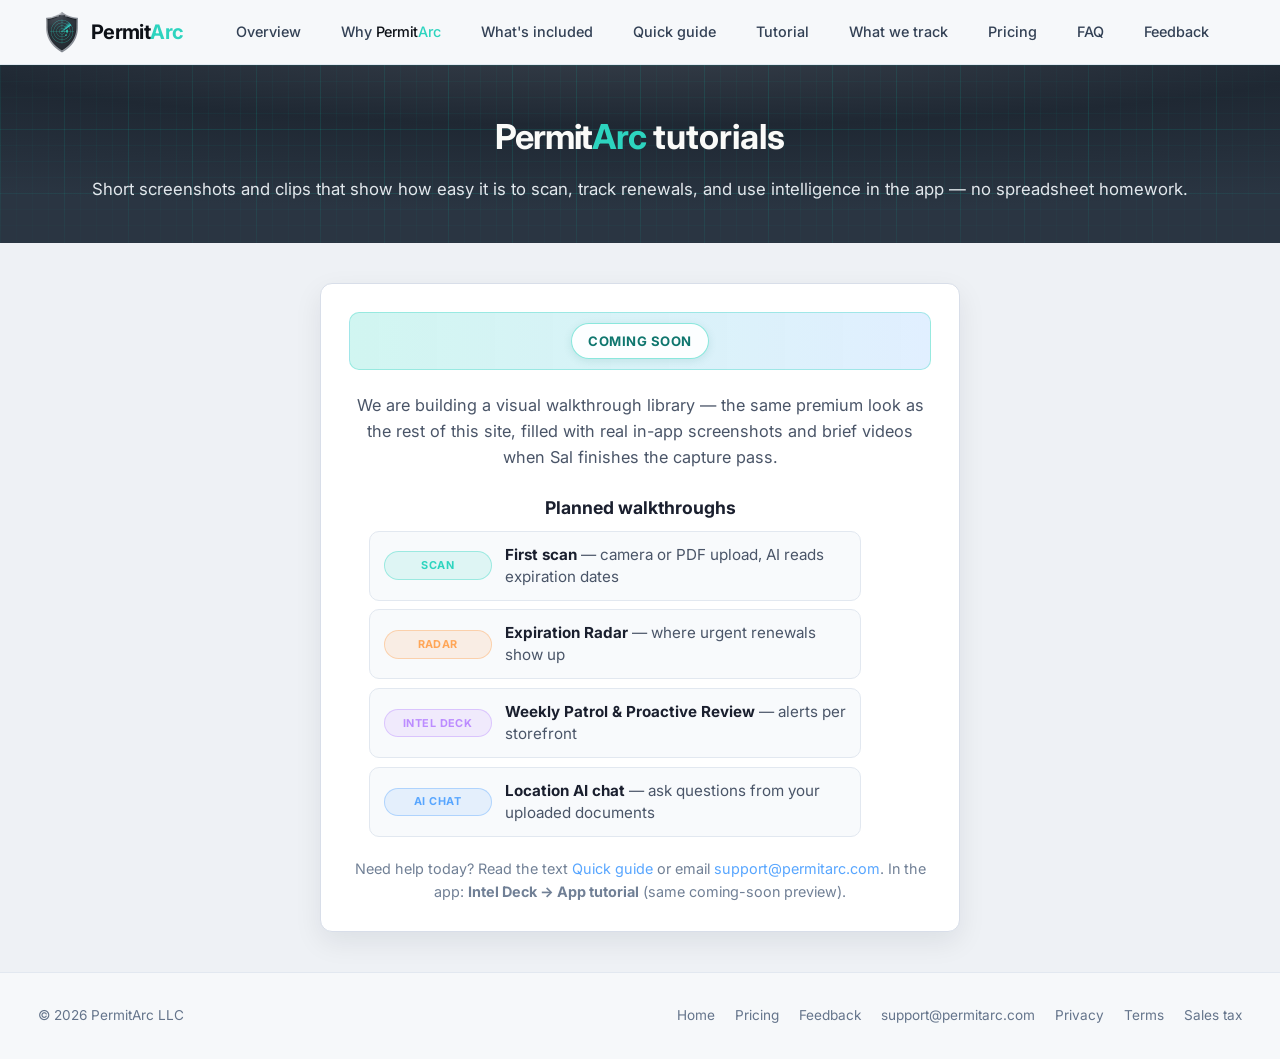
<file: tutorial.html>
<!DOCTYPE html>
<html lang="en">
<head>
  <meta charset="UTF-8">
  <meta name="viewport" content="width=device-width, initial-scale=1.0, viewport-fit=cover">
  <link rel="icon" href="favicon.ico?v=20260929shield" sizes="48x48">
  <link rel="icon" type="image/png" sizes="32x32" href="favicon-32x32.png?v=20260929shield">
  <link rel="icon" type="image/png" sizes="16x16" href="favicon-16x16.png?v=20260929shield">
  <link rel="apple-touch-icon" sizes="180x180" href="apple-touch-icon.png?v=20260929shield">
  <meta name="description" content="PermitArc tutorials &mdash; short walkthroughs for scan, patrol, proactive review, and AI chat. Coming soon.">
  <title>Tutorials | PermitArc</title>
  <link rel="preconnect" href="https://fonts.googleapis.com">
  <link rel="preconnect" href="https://fonts.gstatic.com" crossorigin>
  <link href="https://fonts.googleapis.com/css2?family=Inter:wght@400;500;600;700&display=swap" rel="stylesheet">
  <link rel="stylesheet" href="styles.css?v=20261003pillar1">
  <link rel="stylesheet" href="door-home.css?v=20261002chrome">
  <script src="launch-config.js?v=20260911c"></script>
  <script src="site-ga4.js?v=20260923"></script>
  <script src="site-support-mailto.js?v=20260918chooser"></script>
  <script src="site-nav-config.js?v=20261002overview"></script>
</head>
<body data-nav-page="tutorial">
  <header class="site-header site-header--light">
    <div class="header-inner">
      <a href="/" class="logo"><img src="assets/shield_logo.png?v=20260929shield" alt="" class="logo-mark" width="48" height="48"><span class="logo-wordmark">Permit<span class="logo-arc">Arc</span></span></a>
      <button type="button" class="nav-toggle" aria-expanded="false" aria-controls="site-nav" aria-label="Open menu">
        <span class="nav-toggle-bar" aria-hidden="true"></span>
        <span class="nav-toggle-bar" aria-hidden="true"></span>
        <span class="nav-toggle-bar" aria-hidden="true"></span>
      </button>
            <nav class="nav" id="site-nav" aria-label="Main"></nav>
    </div>
  </header>

  <section class="page-hero premium-canvas">
    <div class="page-hero-inner">
      <h1><span class="logo-wordmark" aria-label="PermitArc">Permit<span class="logo-arc">Arc</span></span> tutorials</h1>
      <p>Short screenshots and clips that show how easy it is to scan, track renewals, and use intelligence in the app &mdash; no spreadsheet homework.</p>
    </div>
  </section>

  <section class="section-band-muted page-content page-content-fill">
    <div class="section-inner">
      <div class="feedback-panel card-elevated coming-soon-panel">
        <div class="coming-soon-banner">
          <p class="coming-soon-badge">Coming soon</p>
        </div>
        <div class="coming-soon-body">
          <p class="feedback-intro">We are building a visual walkthrough library &mdash; the same premium look as the rest of this site, filled with real in-app screenshots and brief videos when Sal finishes the capture pass.</p>

          <h2>Planned walkthroughs</h2>
          <ul class="tutorial-topics">
            <li class="tutorial-topic">
              <span class="pillar-chip pillar-chip--patrol">Scan</span>
              <p class="tutorial-topic-body"><strong>First scan</strong> &mdash; camera or PDF upload, AI reads expiration dates</p>
            </li>
            <li class="tutorial-topic">
              <span class="pillar-chip pillar-chip--radar">Radar</span>
              <p class="tutorial-topic-body"><strong>Expiration Radar</strong> &mdash; where urgent renewals show up</p>
            </li>
            <li class="tutorial-topic">
              <span class="pillar-chip pillar-chip--proactive">Intel Deck</span>
              <p class="tutorial-topic-body"><strong>Weekly Patrol &amp; Proactive Review</strong> &mdash; alerts per storefront</p>
            </li>
            <li class="tutorial-topic">
              <span class="pillar-chip pillar-chip--intel-log">AI chat</span>
              <p class="tutorial-topic-body"><strong>Location AI chat</strong> &mdash; ask questions from your uploaded documents</p>
            </li>
          </ul>

          <p class="feedback-note">Need help today? Read the text <a href="how-it-works.html">Quick guide</a> or email <a href="mailto:support@permitarc.com?subject=PermitArc%20support">support@permitarc.com</a>. In the app: <strong>Intel Deck &rarr; App tutorial</strong> (same coming-soon preview).</p>
        </div>
      </div>
    </div>
  </section>

  <footer class="site-footer premium-canvas">
    <div class="footer-inner">
      <p>&copy; 2026 PermitArc LLC</p>
      <div class="footer-links" id="site-footer-links"></div>
    </div>
  </footer>
  <script src="site-chrome.js?v=20261002overview"></script>
  <script src="site-public.js?v=20260917fix" defer></script>
  <script src="site-nav.js" defer></script>
</body>
</html>
</file>
<file: styles.css>
/* PermitArc marketing site — palette matches app (compliance_form_theme.dart) */
:root {
  /* Wave B+ (Oct 2026) — site-wide dark bands ~20% lighter than Wave B */
  --bg-dark: #1c232c;
  --bg-panel: #252d38;
  --border: #48525f;
  --text-muted: #b8c4d0;
  --text-body: #e2e7ec;
  --hint: #a6b2bf;
  /* Small copy on white cards (pricing, teasers) */
  --text-muted-on-light: #475569;
  --canvas-highlight: #3a424d;
  --canvas-mid: #1f2833;
  --canvas-edge: #2a3542;
  --canvas-why-top: #434b55;
  --canvas-why-base: #252d38;
  --text-light: #fafaf8;
  --accent-teal: #2dd4bf;
  --accent-blue: #58a6ff;
  --urgent: #ffa657;
  --valid: #56d364;
  --expired: #ff7b72;
  /* Intel Deck pillar accents — match app CompliancePillarColors */
  --pillar-radar: #ffa657;
  --pillar-patrol: #2dd4bf;
  --pillar-proactive: #bc8cff;
  --pillar-intel-log: #58a6ff;
  --bg-light: #fafaf8;
  --text-dark: #1a1f2e;
  /* Desktop uses full width; phones/tablets stack via grids + breakpoint below */
  --layout-max: 1280px;
  --layout-content: 1160px;
  --layout-read: 760px;
  --layout-gutter: clamp(1rem, 3vw, 2.5rem);
}

*,
*::before,
*::after {
  box-sizing: border-box;
}

html {
  scroll-behavior: smooth;
  overflow-x: hidden;
}

body {
  margin: 0;
  font-family: "Inter", system-ui, -apple-system, sans-serif;
  color: var(--text-dark);
  background: var(--bg-light);
  line-height: 1.6;
  overflow-x: hidden;
  min-height: 100vh;
  min-height: 100dvh;
  display: flex;
  flex-direction: column;
}

a {
  color: var(--accent-blue);
  text-decoration: none;
}

a:hover {
  text-decoration: underline;
}

/* Header */
.site-header {
  position: -webkit-sticky;
  position: sticky;
  top: 0;
  z-index: 1000;
  background-color: var(--bg-dark);
  border-bottom: 1px solid var(--border);
  padding-top: env(safe-area-inset-top, 0);
  isolation: isolate;
  transform: translate3d(0, 0, 0);
  -webkit-transform: translate3d(0, 0, 0);
  box-shadow: 0 1px 0 var(--border), 0 8px 32px rgba(28, 35, 44, 0.72);
}

.site-header::before {
  content: "";
  position: absolute;
  inset: 0;
  background-color: var(--bg-dark);
  z-index: -1;
}

.header-inner {
  max-width: var(--layout-max);
  margin: 0 auto;
  padding: 0.85rem var(--layout-gutter);
  display: flex;
  align-items: center;
  justify-content: space-between;
  gap: 1rem;
  flex-wrap: nowrap;
  position: relative;
}

.nav-toggle {
  display: none;
  flex-direction: column;
  justify-content: center;
  gap: 5px;
  width: 2.5rem;
  height: 2.5rem;
  padding: 0;
  margin: 0;
  border: 1px solid var(--border);
  border-radius: 8px;
  background: var(--bg-panel);
  cursor: pointer;
  flex-shrink: 0;
}

.nav-toggle-bar {
  display: block;
  width: 1.1rem;
  height: 2px;
  margin: 0 auto;
  background: var(--text-light);
  border-radius: 1px;
  transition: transform 0.2s ease, opacity 0.2s ease;
}

.site-header.is-nav-open .nav-toggle-bar:nth-child(1) {
  transform: translateY(7px) rotate(45deg);
}

.site-header.is-nav-open .nav-toggle-bar:nth-child(2) {
  opacity: 0;
}

.site-header.is-nav-open .nav-toggle-bar:nth-child(3) {
  transform: translateY(-7px) rotate(-45deg);
}

.logo {
  display: inline-flex;
  align-items: center;
  gap: 0.55rem;
  font-weight: 700;
  font-size: 1.25rem;
  color: var(--text-light);
  letter-spacing: -0.02em;
}

.logo-mark {
  width: 3rem;
  height: 3rem;
  object-fit: contain;
  flex-shrink: 0;
  filter: none;
}

/* Shield + radar sweep — matches in-app PermitArcShieldLogo (intro / dashboard). */
.permitarc-shield-logo {
  position: relative;
  display: inline-block;
  flex-shrink: 0;
  width: 3rem;
  height: 3rem;
  vertical-align: middle;
  filter: drop-shadow(0 1px 2px rgba(0, 0, 0, 0.35))
    drop-shadow(0 0 5px rgba(45, 212, 191, 0.18));
}

.permitarc-shield-logo .logo-mark {
  display: block;
  width: 100%;
  height: 100%;
  animation: none;
}

.permitarc-shield-inner-glow {
  position: absolute;
  top: 39%;
  left: 50%;
  width: 24%;
  height: 24%;
  transform: translate(-50%, -50%);
  border-radius: 50%;
  box-shadow: 0 0 0.2rem rgba(45, 212, 191, 0.08);
  pointer-events: none;
}

.permitarc-shield-radar {
  position: absolute;
  top: 35.8%;
  left: 50%;
  width: 26%;
  height: 26%;
  transform: translateX(-50%);
  border-radius: 50%;
  overflow: hidden;
  pointer-events: none;
}

.permitarc-shield-radar-rotator {
  position: absolute;
  inset: 0;
  animation: permitarc-radar-rotate 3.2s linear infinite;
}

@keyframes permitarc-radar-rotate {
  to {
    transform: rotate(360deg);
  }
}

.permitarc-shield-radar-wedge {
  position: absolute;
  inset: -120%;
  background: conic-gradient(
    from -26deg at 50% 50%,
    rgba(45, 212, 191, 0) 0deg,
    rgba(45, 212, 191, 0.04) 12deg,
    rgba(45, 212, 191, 0.09) 26deg,
    rgba(45, 212, 191, 0) 27deg,
    rgba(45, 212, 191, 0) 360deg
  );
}

.permitarc-shield-radar-beam {
  position: absolute;
  top: 50%;
  left: 50%;
  width: 38%;
  height: 1px;
  margin-top: -0.5px;
  transform-origin: 0 50%;
  background: rgba(45, 212, 191, 0.32);
  border-radius: 1px;
}

.permitarc-shield-radar-beam::after {
  content: "";
  position: absolute;
  right: 0;
  top: 50%;
  width: 2.5px;
  height: 2.5px;
  transform: translate(50%, -50%);
  border-radius: 50%;
  background: rgba(45, 212, 191, 0.8);
}

@media (prefers-reduced-motion: reduce) {
  .permitarc-shield-radar-rotator {
    animation: none;
  }
}

.logo-wordmark {
  display: inline-flex;
  align-items: baseline;
  letter-spacing: -0.03em;
  white-space: nowrap;
}

.logo-arc,
.text-teal-400 {
  color: var(--accent-teal); /* #2dd4bf — matches app accent */
}

.text-teal-600 {
  color: #0d9488;
}

.nav {
  display: flex;
  gap: 1.25rem;
  flex-wrap: wrap;
}

.nav a {
  color: var(--text-body);
  font-size: 0.9rem;
  font-weight: 500;
  text-decoration: none;
}

.nav a:hover {
  color: var(--accent-teal);
}

.nav a.nav-link-with-brand .nav-link-lead {
  color: var(--text-body);
}

.nav a.nav-link-with-brand .logo-wordmark {
  color: var(--text-light);
}

.nav a.nav-link-with-brand:hover .nav-link-lead {
  color: var(--accent-teal);
}

.nav a.nav-link-with-brand:hover .logo-wordmark {
  color: var(--text-light);
}

.nav a.nav-link-with-brand:hover .logo-arc {
  color: var(--accent-teal);
}

.btn {
  display: inline-block;
  padding: 0.65rem 1.25rem;
  border-radius: 8px;
  font-weight: 600;
  font-size: 0.95rem;
  text-decoration: none;
  border: none;
  cursor: pointer;
  transition: opacity 0.2s, transform 0.15s;
}

.btn:hover {
  opacity: 0.92;
  transform: translateY(-1px);
  text-decoration: none;
}

.btn-primary {
  background: var(--accent-teal);
  color: #0d1117;
}

.btn-secondary {
  background: transparent;
  color: var(--text-light);
  border: 1px solid var(--border);
}

.btn-secondary:hover {
  border-color: var(--accent-teal);
  color: var(--accent-teal);
}

/* App-matched canvas — premium_canvas_background.dart · Wave B+ */
.premium-canvas {
  position: relative;
  background: radial-gradient(
    ellipse 115% 100% at 50% -18%,
    var(--canvas-highlight) 0%,
    var(--canvas-mid) 52%,
    var(--canvas-edge) 100%
  );
  overflow: hidden;
}

.premium-canvas::before {
  content: "";
  position: absolute;
  inset: 0;
  background-image:
    linear-gradient(rgba(0, 255, 224, 0.07) 1px, transparent 1px),
    linear-gradient(90deg, rgba(0, 255, 224, 0.07) 1px, transparent 1px),
    linear-gradient(rgba(0, 255, 224, 0.035) 1px, transparent 1px),
    linear-gradient(90deg, rgba(0, 255, 224, 0.035) 1px, transparent 1px);
  background-size: 64px 64px, 64px 64px, 16px 16px, 16px 16px;
  mask-image: radial-gradient(ellipse 92% 88% at 50% 42%, black 38%, transparent 100%);
  -webkit-mask-image: radial-gradient(ellipse 92% 88% at 50% 42%, black 38%, transparent 100%);
  pointer-events: none;
}

.premium-canvas > * {
  position: relative;
  z-index: 1;
}

.section-light {
  background: var(--bg-light);
}

/* Muted band — breaks white-on-white on inner pages */
.section-band-muted {
  background: #eef1f5;
}

.section-band-muted.page-content {
  padding-top: 2.5rem;
  padding-bottom: 2.5rem;
}

/* Quick guide — grid cards (match premium-canvas) */
.guide-steps {
  display: grid;
  gap: 1.25rem;
  margin-top: 1.5rem;
}

@media (min-width: 768px) {
  .guide-steps {
    grid-template-columns: repeat(3, 1fr);
  }
}

.premium-grid-card {
  position: relative;
  border-radius: 12px;
  padding: 1.35rem 1.4rem;
  overflow: hidden;
  background: radial-gradient(
    ellipse 115% 100% at 50% -20%,
    var(--canvas-highlight) 0%,
    var(--canvas-mid) 100%
  );
  border: 1px solid rgba(0, 255, 224, 0.14);
  box-shadow: 0 8px 24px rgba(28, 35, 44, 0.2);
}

.premium-grid-card::before {
  content: "";
  position: absolute;
  inset: 0;
  background-image:
    linear-gradient(rgba(0, 255, 224, 0.07) 0.75px, transparent 0.75px),
    linear-gradient(90deg, rgba(0, 255, 224, 0.07) 0.75px, transparent 0.75px);
  background-size: 36px 36px;
  mask-image: radial-gradient(ellipse 90% 90% at 50% 40%, black 35%, transparent 100%);
  -webkit-mask-image: radial-gradient(ellipse 90% 90% at 50% 40%, black 35%, transparent 100%);
  pointer-events: none;
}

.premium-grid-card > * {
  position: relative;
  z-index: 1;
}

.premium-grid-card h3 {
  margin: 0 0 0.5rem;
  font-size: 1.05rem;
  color: #f0f6fc;
}

.premium-grid-card p {
  margin: 0;
  font-size: 0.92rem;
  line-height: 1.55;
  color: var(--text-muted);
}

/* Start here (first week) — body copy on dark premium-grid cards */
.guide-start-here .premium-grid-card p {
  color: #f1f5f9;
  font-weight: 400;
  line-height: 1.625;
}

.guide-step-num {
  display: inline-flex;
  align-items: center;
  justify-content: center;
  width: 1.75rem;
  height: 1.75rem;
  border-radius: 999px;
  background: rgba(45, 212, 191, 0.18);
  color: var(--pillar-patrol);
  border: 1px solid rgba(45, 212, 191, 0.45);
  font-size: 0.75rem;
  font-weight: 700;
  margin-bottom: 0.65rem;
}

.guide-pillar-row {
  display: grid;
  gap: 1rem;
  margin-top: 1.5rem;
}

@media (min-width: 768px) {
  .guide-pillar-row {
    grid-template-columns: repeat(2, 1fr);
  }
}

@media (min-width: 1024px) {
  .guide-pillar-row {
    grid-template-columns: repeat(4, 1fr);
  }
}

.guide-pillar-card {
  border-radius: 12px;
  padding: 1.15rem 1.25rem;
  border: 1px solid rgba(255, 255, 255, 0.08);
  background: rgba(22, 27, 34, 0.65);
}

.guide-pillar-card h3 {
  margin: 0.35rem 0 0.5rem;
  font-size: 1rem;
  color: #f0f6fc;
}

.guide-pillar-card p {
  margin: 0;
  font-size: 0.88rem;
  line-height: 1.5;
  color: var(--text-muted);
}

.guide-pillar-card a {
  color: var(--pillar-intel-log);
}

.guide-monitoring-feeds-lead {
  margin: 0.5rem auto 0;
  max-width: 42rem;
  color: #94a3b8;
  font-size: 1.05rem;
  line-height: 1.55;
  text-align: center;
}

.guide-pillar-card--feed .pillar-chip {
  margin-bottom: 0.65rem;
}

.guide-pillar-card--feed .guide-pillar-card__title {
  margin: 0 0 0.4rem;
  font-size: 1.05rem;
  font-weight: 700;
  color: #ffffff;
}

.guide-pillar-card--feed .guide-pillar-card__location {
  margin: 0;
  font-size: 0.82rem;
  font-weight: 500;
  color: #cbd5e1;
  letter-spacing: 0.01em;
}

.guide-pillar-card--feed .guide-pillar-card__desc {
  margin: 0.65rem 0 0;
  font-size: 0.9rem;
  line-height: 1.65;
  color: #cbd5e1;
}

.guide-comm-profile-lead {
  margin-top: 0.85rem;
  color: #475569;
  font-size: 1rem;
  font-weight: 400;
  line-height: 1.55;
}

.guide-managing-alerts-lead {
  margin: 0.5rem auto 2rem;
  max-width: 42rem;
  color: #cbd5e1;
  font-size: 1rem;
  line-height: 1.55;
  text-align: center;
}

.guide-managing-alerts .guide-steps {
  margin-top: 0;
}

.guide-managing-alerts .premium-grid-card h3 {
  margin: 0 0 0.5rem;
  font-size: 1.125rem;
  font-weight: 700;
  color: #ffffff;
}

.guide-managing-alerts .premium-grid-card p {
  margin: 0;
  font-size: 0.875rem;
  line-height: 1.625;
  color: #cbd5e1;
}

/* Quick guide — slate gradient cards (first week, feeds, managing alerts) */
.guide-start-here .premium-grid-card,
.guide-managing-alerts .premium-grid-card,
.guide-monitoring-feeds .guide-pillar-card {
  background: linear-gradient(
    180deg,
    rgba(30, 41, 59, 0.8) 0%,
    rgba(15, 23, 42, 0.9) 100%
  );
  border: 1px solid rgba(51, 65, 85, 0.5);
  box-shadow: 0 8px 24px rgba(15, 23, 42, 0.28);
}

.guide-start-here .premium-grid-card p {
  color: #e2e8f0;
}

.guide-start-here .guide-vault-callout h3 {
  margin: 0 0 0.5rem;
  color: #0f172a;
  font-weight: 600;
}

.guide-start-here .guide-vault-callout p {
  margin: 0;
  color: #1e293b;
  font-weight: 400;
  line-height: 1.625;
}

.guide-quick-faq > .section-inner > h2 {
  color: #0f172a;
  font-size: 1.5rem;
  font-weight: 700;
}

.guide-quick-faq .faq-details summary {
  font-weight: 600;
  color: #0f172a;
}

.guide-quick-faq .faq-details p {
  font-weight: 400;
  color: #334155;
  line-height: 1.625;
}

.guide-vault-callout {
  margin-top: 2rem;
  padding: 1.35rem 1.5rem;
  border-radius: 12px;
  border: 1px solid rgba(45, 212, 191, 0.35);
  background: linear-gradient(135deg, rgba(45, 212, 191, 0.08), rgba(88, 166, 255, 0.06));
}

.guide-vault-callout h3 {
  margin: 0 0 0.5rem;
  color: var(--text-dark);
}

.guide-vault-callout p {
  margin: 0;
  color: var(--text-dark);
  line-height: 1.55;
}

.guide-toggle-table {
  width: 100%;
  border-collapse: collapse;
  margin-top: 1rem;
  font-size: 0.9rem;
}

.guide-toggle-table th,
.guide-toggle-table td {
  text-align: left;
  padding: 0.65rem 0.75rem;
  border-bottom: 1px solid var(--border);
  vertical-align: top;
}

.guide-toggle-table thead th {
  color: #1e293b;
  font-weight: 600;
  font-size: 0.875rem;
  border-bottom: 1px solid #e2e8f0;
}

.guide-toggle-table__name {
  color: #0f172a;
  font-weight: 500;
}

.guide-toggle-table__desc {
  color: #475569;
}

.card-elevated {
  background: #fff;
  border: 1px solid #d8dee9;
  border-radius: 12px;
  box-shadow: 0 10px 28px rgba(15, 23, 42, 0.08);
}

.coming-soon-banner {
  margin: 0 0 1.35rem;
  padding: 0.65rem 1rem;
  text-align: center;
  background: linear-gradient(90deg, rgba(45, 212, 191, 0.22), rgba(88, 166, 255, 0.18));
  border: 1px solid rgba(45, 212, 191, 0.35);
  border-radius: 10px;
}

.coming-soon-banner .coming-soon-badge {
  margin: 0;
  font-size: 0.82rem;
  padding: 0.4rem 1rem;
  color: #0f766e;
  background: rgba(255, 255, 255, 0.92);
  border: 1px solid rgba(45, 212, 191, 0.55);
  box-shadow: 0 2px 8px rgba(15, 118, 110, 0.12);
}

.tutorial-topics {
  list-style: none;
  margin: 0 auto 1.25rem;
  padding: 0;
  max-width: 32rem;
  text-align: left;
}

.tutorial-topic {
  display: grid;
  grid-template-columns: 6.75rem 1fr;
  align-items: center;
  gap: 0.65rem 0.85rem;
  margin-bottom: 0.85rem;
  padding: 0.75rem 0.85rem;
  border-radius: 10px;
  background: #f8fafc;
  border: 1px solid #e2e8f0;
}

.tutorial-topic .pillar-chip {
  justify-self: center;
  width: 100%;
  max-width: 6.75rem;
  justify-content: center;
  box-sizing: border-box;
}

.tutorial-topic-body {
  flex: 1 1 12rem;
  margin: 0;
  color: #4a5568;
  font-size: 0.95rem;
  line-height: 1.45;
}

.tutorial-topic-body strong {
  color: var(--text-dark);
}

.feedback-mail-actions {
  text-align: center;
  margin: 0 0 1.25rem;
}

.feedback-section-pill {
  display: inline-block;
  margin: 0;
  padding: 0.4rem 1.1rem;
  border-radius: 999px;
  font-size: 0.92rem;
  font-weight: 700;
  letter-spacing: 0.02em;
  color: #0f766e;
  background: rgba(45, 212, 191, 0.14);
  border: 1px solid rgba(45, 212, 191, 0.45);
  text-decoration: none;
  cursor: pointer;
  transition: background 0.15s ease, border-color 0.15s ease;
}

a.feedback-section-pill:hover {
  background: rgba(45, 212, 191, 0.24);
  border-color: rgba(45, 212, 191, 0.65);
  color: #0d9488;
}

a.feedback-section-pill:focus-visible {
  outline: 2px solid var(--accent-teal);
  outline-offset: 3px;
}

.pricing-detail-band {
  margin: 2.5rem calc(-1 * var(--layout-gutter, 1.25rem)) 0;
  padding: 2rem var(--layout-gutter, 1.25rem);
  background: #eef1f5;
  border-top: 1px solid #dde3ec;
  border-bottom: 1px solid #dde3ec;
}

.pricing-detail-band .pricing-included {
  background: transparent;
  border: none;
  padding: 0;
  margin: 0;
}

.included-col--included {
  background: rgba(45, 212, 191, 0.08);
  border: 1px solid rgba(45, 212, 191, 0.28);
  border-radius: 12px;
  padding: 1.15rem 1.25rem;
}

.included-col--metered {
  background: rgba(255, 166, 87, 0.07);
  border: 1px solid rgba(255, 166, 87, 0.28);
  border-radius: 12px;
  padding: 1.15rem 1.25rem;
}

.pricing-callout {
  margin: 2rem 0;
  padding: 1.35rem 1.5rem 1.35rem 1.25rem;
  border-radius: 12px;
  background: #fff;
  border: 1px solid #dde3ec;
  border-left: 4px solid var(--accent-teal);
  box-shadow: 0 6px 18px rgba(15, 23, 42, 0.06);
}

.pricing-callout h3 {
  margin: 0 0 0.5rem;
  font-size: 1.1rem;
}

.pricing-callout p {
  margin: 0;
  color: #4a5568;
  line-height: 1.55;
}

.pricing-faq-band {
  margin-top: 2rem;
  padding-top: 0.5rem;
}

/* Hero */
.hero {
  color: var(--text-light);
  padding: 3.75rem var(--layout-gutter) 4rem;
}

/* Thin light seam between hero and next dark band — keeps rhythm without a full white section */
.section-seam {
  height: 6px;
  background: var(--bg-light);
}

/* Slightly softer grid on second dark band so hero reads as the lead */
.why-band.premium-canvas {
  background: radial-gradient(
    ellipse 115% 100% at 50% -20%,
    var(--canvas-why-top) 0%,
    var(--canvas-why-base) 100%
  );
}

.hero-inner {
  max-width: var(--layout-max);
  margin: 0 auto;
  display: grid;
  grid-template-columns: 1.15fr 0.85fr;
  gap: clamp(1.5rem, 4vw, 3rem);
  align-items: start;
}

.hero-phone-col {
  display: flex;
  justify-content: flex-end;
  align-items: flex-start;
  width: 100%;
  padding-top: 0.35rem;
}

/* Overview (home-more.html): balance copy + compliance score mock vertically */
.hero--split .hero-inner {
  align-items: center;
}

.hero--split .hero-phone-col {
  align-items: center;
  padding-top: 0;
}

/* Overview (home-more.html) — hero + mock + #why contrast */
body[data-nav-page="overview"] .hero .subhead {
  color: #f1f5f9;
}

body[data-nav-page="overview"] .hero-platform,
body[data-nav-page="overview"] .hero-platform strong {
  color: #e2e8f0;
}

body[data-nav-page="overview"] .hero-platform .hero-platform-v11 {
  color: #cbd5e1;
}

body[data-nav-page="overview"] .hero-pillars-note {
  color: #cbd5e1;
}

body[data-nav-page="overview"] #why .section-lead {
  color: #f1f5f9;
}

body[data-nav-page="overview"] .phone-mock .mock-alert,
body[data-nav-page="overview"] .phone-mock .mock-ok,
body[data-nav-page="overview"] .phone-mock .mock-proactive {
  color: #f1f5f9;
}

body[data-nav-page="overview"] .phone-mock .mock-alert strong {
  color: #f1f5f9;
}

/* Tailwind-like utilities (overview compare bullets) */
.font-medium {
  font-weight: 500;
}

.text-white {
  color: #ffffff;
}

.text-slate-300 {
  color: #cbd5e1;
}

.text-slate-100 {
  color: #f1f5f9;
}

.text-slate-200 {
  color: #e2e8f0;
}

.text-slate-900 {
  color: #0f172a;
}

.text-slate-800 {
  color: #1e293b;
}

.font-normal {
  font-weight: 400;
}

.font-semibold {
  font-weight: 600;
}

.text-xs {
  font-size: 0.75rem;
  line-height: 1rem;
}

.uppercase {
  text-transform: uppercase;
}

.tracking-wide {
  letter-spacing: 0.025em;
}

.rounded-full {
  border-radius: 9999px;
}

.px-2\.5 {
  padding-left: 0.625rem;
  padding-right: 0.625rem;
}

.py-1 {
  padding-top: 0.25rem;
  padding-bottom: 0.25rem;
}

.bg-orange-50 {
  background-color: #fff7ed;
}

.border-orange-200 {
  border-color: #fed7aa;
}

.text-orange-900 {
  color: #7c2d12;
}

.bg-teal-50 {
  background-color: #f0fdfa;
}

.border-teal-200 {
  border-color: #99f6e4;
}

.text-teal-900 {
  color: #134e4a;
}

.bg-purple-50 {
  background-color: #faf5ff;
}

.border-purple-200 {
  border-color: #e9d5ff;
}

.text-purple-900 {
  color: #581c87;
}

.bg-blue-50 {
  background-color: #eff6ff;
}

.border-blue-200 {
  border-color: #bfdbfe;
}

.text-blue-900 {
  color: #1e3a8a;
}

.text-sm {
  font-size: 0.875rem;
  line-height: 1.25rem;
}

.border {
  border-width: 1px;
  border-style: solid;
}

.border-slate-300 {
  border-color: #cbd5e1;
}

.border-slate-200 {
  border-color: #e2e8f0;
}

.rounded-xl {
  border-radius: 0.75rem;
}

.p-5 {
  padding: 1.25rem;
}

.px-4 {
  padding-left: 1rem;
  padding-right: 1rem;
}

.mb-4 {
  margin-bottom: 1rem;
}

.shadow-sm {
  box-shadow: 0 1px 2px 0 rgba(15, 23, 42, 0.05);
}

.text-base {
  font-size: 1rem;
  line-height: 1.5rem;
}

.bg-white {
  background-color: #fff;
}

.text-slate-600 {
  color: #475569;
}

.text-2xl {
  font-size: 1.5rem;
  line-height: 2rem;
}

.font-bold {
  font-weight: 700;
}

.tracking-tight {
  letter-spacing: -0.025em;
}

.mt-2 {
  margin-top: 0.5rem;
}

.mt-16 {
  margin-top: 4rem;
}

.mb-8 {
  margin-bottom: 2rem;
}

.text-center {
  text-align: center;
}

.max-w-3xl {
  max-width: 48rem;
}

.max-w-2xl {
  max-width: 42rem;
}

.py-4 {
  padding-top: 1rem;
  padding-bottom: 1rem;
}

.px-6 {
  padding-left: 1.5rem;
  padding-right: 1.5rem;
}

.mb-3 {
  margin-bottom: 0.75rem;
}

.font-medium {
  font-weight: 500;
}

.transition {
  transition-property: border-color, box-shadow;
  transition-duration: 0.2s;
  transition-timing-function: ease;
}

.hover\:border-slate-300:hover {
  border-color: #cbd5e1;
}

.mx-auto {
  margin-left: auto;
  margin-right: auto;
}

@media (min-width: 640px) {
  .sm\:text-left {
    text-align: left;
  }
}

.page-hero p.text-slate-100 {
  color: #f1f5f9;
}

.satisfaction-guarantee-dark p.text-slate-200,
.satisfaction-guarantee-dark p.text-slate-200 strong {
  color: #e2e8f0;
}


.leading-relaxed {
  line-height: 1.625;
}

.scope-pillar p.text-slate-200 {
  color: #e2e8f0;
}

.scope-pillar p.leading-relaxed {
  line-height: 1.625;
}

.text-rose-400 {
  color: #fb7185;
}

.hero-copy {
  display: flex;
  flex-direction: column;
  gap: 1.5rem;
}

.hero-copy h1,
.hero-copy .subhead,
.hero-copy .hero-jurisdiction-callout,
.hero-copy .hero-platform,
.hero-copy .hero-pillars,
.hero-copy .hero-cta {
  margin: 0;
}

.hero h1 {
  font-size: clamp(1.75rem, 4vw, 2.5rem);
  line-height: 1.2;
  margin: 0 0 1rem;
  font-weight: 700;
}

.hero-copy h1 {
  margin: 0;
}

.hero .subhead {
  font-size: 1.05rem;
  color: var(--text-body);
  margin: 0 0 0.75rem;
  line-height: 1.6;
}

.hero-copy .subhead {
  margin: 0;
}

.hero .subhead-all {
  color: var(--accent-teal);
  font-weight: 700;
}

.hero .subhead-jurisdiction {
  font-weight: 600;
  color: var(--text-body);
}

.hero-jurisdiction-callout {
  margin: 0 0 1.1rem;
  padding: 0.95rem 1.05rem;
  font-size: 1.02rem;
  font-weight: 500;
  line-height: 1.6;
  color: var(--text-light);
  background: rgba(45, 212, 191, 0.14);
  border: 1px solid rgba(45, 212, 191, 0.55);
  border-radius: 10px;
  box-shadow: 0 0 24px rgba(45, 212, 191, 0.1);
}

.hero-jurisdiction-callout-lead {
  color: #f4fbfb;
  font-weight: 700;
}

@media (prefers-reduced-motion: no-preference) {
  .hero-jurisdiction-callout--pulse {
    animation: hero-jurisdiction-glow 5.5s ease-in-out infinite;
  }
}

@keyframes hero-jurisdiction-glow {
  0%,
  100% {
    box-shadow: 0 0 20px rgba(45, 212, 191, 0.08);
    border-color: rgba(45, 212, 191, 0.5);
  }

  50% {
    box-shadow: 0 0 28px rgba(45, 212, 191, 0.22), 0 0 48px rgba(45, 212, 191, 0.08);
    border-color: rgba(45, 212, 191, 0.72);
  }
}

@media (prefers-reduced-motion: reduce) {
  .hero-jurisdiction-callout--pulse {
    animation: none;
  }
}

.hero .scope {
  font-size: 0.95rem;
  color: var(--text-muted);
  margin: 0 0 0.5rem;
}

.hero-tag {
  font-size: 0.92rem;
  color: var(--text-body);
  margin: 0 0 1.5rem;
  line-height: 1.55;
}

.hero-cta {
  display: flex;
  gap: 0.75rem;
  flex-wrap: wrap;
}

.hero-platform {
  margin: 0 0 0.85rem;
  font-size: 0.92rem;
  color: var(--text-muted);
  line-height: 1.55;
}

.hero-platform strong {
  color: var(--text-body);
  font-weight: 600;
}

.hero-platform .hero-platform-v11 {
  font-weight: 500;
  color: var(--text-muted);
}

.hero-pillars {
  display: flex;
  flex-wrap: wrap;
  align-items: center;
  gap: 0.55rem 0.45rem;
  margin: 0 0 1.35rem;
}

.hero-pillar-link {
  display: inline-flex;
  align-items: center;
  font-size: 0.68rem;
  font-weight: 700;
  text-transform: uppercase;
  letter-spacing: 0.04em;
  padding: 0.35rem 0.7rem;
  border-radius: 999px;
  text-decoration: none;
  transition: background 0.15s ease, border-color 0.15s ease, transform 0.15s ease;
}

.hero-pillar-link:hover {
  transform: translateY(-1px);
  text-decoration: none;
}

.hero-pillar-link--radar {
  background: rgba(255, 166, 87, 0.14);
  color: var(--pillar-radar);
  border: 1px solid rgba(255, 166, 87, 0.45);
}

.hero-pillar-link--radar:hover {
  background: rgba(255, 166, 87, 0.22);
  color: var(--pillar-radar);
}

.hero-pillar-link--patrol {
  background: rgba(45, 212, 191, 0.12);
  color: var(--pillar-patrol);
  border: 1px solid rgba(45, 212, 191, 0.42);
}

.hero-pillar-link--patrol:hover {
  background: rgba(45, 212, 191, 0.2);
  color: var(--pillar-patrol);
}

.hero-pillar-link--proactive {
  background: rgba(188, 140, 255, 0.14);
  color: var(--pillar-proactive);
  border: 1px solid rgba(188, 140, 255, 0.45);
}

.hero-pillar-link--proactive:hover {
  background: rgba(188, 140, 255, 0.22);
  color: var(--pillar-proactive);
}

.hero-pillar-link--intel-log {
  background: rgba(88, 166, 255, 0.12);
  color: var(--pillar-intel-log);
  border: 1px solid rgba(88, 166, 255, 0.4);
}

.hero-pillar-link--intel-log:hover {
  background: rgba(88, 166, 255, 0.2);
  color: var(--pillar-intel-log);
}

.pillar-chip {
  display: inline-flex;
  align-items: center;
  font-size: 0.68rem;
  font-weight: 700;
  text-transform: uppercase;
  letter-spacing: 0.04em;
  padding: 0.28rem 0.6rem;
  border-radius: 999px;
}

.pillar-chip--radar {
  background: rgba(255, 166, 87, 0.14);
  color: var(--pillar-radar);
  border: 1px solid rgba(255, 166, 87, 0.4);
}

.pillar-chip--patrol {
  background: rgba(45, 212, 191, 0.12);
  color: var(--pillar-patrol);
  border: 1px solid rgba(45, 212, 191, 0.38);
}

.pillar-chip--proactive {
  background: rgba(188, 140, 255, 0.14);
  color: var(--pillar-proactive);
  border: 1px solid rgba(188, 140, 255, 0.4);
}

.pillar-chip--intel-log {
  background: rgba(88, 166, 255, 0.12);
  color: var(--pillar-intel-log);
  border: 1px solid rgba(88, 166, 255, 0.38);
}

/* Door intro uses base .hero-pillar-link--* (overview parity). Light-grid rim bump in door-home.css */

#ai .pillar-chip--radar {
  background: rgba(255, 166, 87, 0.22);
  color: var(--pillar-radar);
  border-color: rgba(255, 166, 87, 0.68);
}

#ai .pillar-chip--patrol {
  background: rgba(45, 212, 191, 0.2);
  color: var(--pillar-patrol);
  border-color: rgba(45, 212, 191, 0.65);
}

#ai .pillar-chip--proactive {
  background: rgba(188, 140, 255, 0.22);
  color: var(--pillar-proactive);
  border-color: rgba(188, 140, 255, 0.68);
}

#ai .pillar-chip--intel-log {
  background: rgba(88, 166, 255, 0.2);
  color: var(--pillar-intel-log);
  border-color: rgba(88, 166, 255, 0.65);
}

.hero-pillars-note {
  flex: 1 1 100%;
  margin: 0.35rem 0 0;
  padding-top: 0.35rem;
  font-size: 0.8rem;
  color: var(--text-muted);
  line-height: 1.55;
}

@media (prefers-reduced-motion: no-preference) {
  .hero-pillars--pulse .hero-pillar-link {
    animation: hero-pillar-pulse 14s ease-in-out infinite;
  }

  .hero-pillars--pulse .hero-pillar-link--radar {
    animation-delay: 2s;
  }

  .hero-pillars--pulse .hero-pillar-link--patrol {
    animation-delay: 5.5s;
  }

  .hero-pillars--pulse .hero-pillar-link--proactive {
    animation-delay: 9s;
  }

  .hero-pillars--pulse .hero-pillar-link--intel-log {
    animation-delay: 12.5s;
  }
}

@keyframes hero-pillar-pulse {
  0%,
  16%,
  100% {
    transform: scale(1);
    box-shadow: none;
  }

  6%,
  10% {
    transform: scale(1.14);
    box-shadow:
      0 0 16px rgba(255, 255, 255, 0.22),
      0 0 32px rgba(255, 255, 255, 0.1);
  }
}

@media (prefers-reduced-motion: reduce) {
  .hero-pillars--pulse .hero-pillar-link {
    animation: none;
  }
}

@media (prefers-reduced-motion: no-preference) {
  .why-pillar-lines--pulse .pillar-chip {
    animation: hero-pillar-pulse 16s ease-in-out infinite;
  }

  .why-pillar-lines--pulse .pillar-chip--proactive {
    animation-delay: 0s;
  }

  .why-pillar-lines--pulse .pillar-chip--intel-log {
    animation-delay: 4s;
  }

  .why-pillar-lines--pulse .pillar-chip--radar {
    animation-delay: 8s;
  }

  .why-pillar-lines--pulse .pillar-chip--patrol {
    animation-delay: 12s;
  }
}

@media (prefers-reduced-motion: reduce) {
  .why-pillar-lines--pulse .pillar-chip {
    animation: none;
  }
}

/* Phone mock */
.phone-mock {
  background: var(--bg-panel);
  border: 1px solid rgba(255, 255, 255, 0.18);
  border-radius: 24px;
  padding: 1rem;
  width: 100%;
  max-width: 320px;
  margin: 0;
  box-shadow:
    0 24px 48px rgba(0, 0, 0, 0.45),
    0 0 0 1px rgba(45, 212, 191, 0.07);
}

.phone-screen {
  background: var(--bg-dark);
  border: 1px solid rgba(255, 255, 255, 0.1);
  border-radius: 16px;
  padding: 1.25rem 1rem;
  min-height: 280px;
  display: flex;
  flex-direction: column;
  justify-content: center;
  gap: 0.65rem;
}

.mock-score-row {
  display: flex;
  align-items: baseline;
  gap: 0.15rem;
  margin: 0.35rem 0 0;
}

.mock-score {
  font-size: 2.5rem;
  font-weight: 700;
  line-height: 1;
  color: #56d364;
  margin: 0;
}

.mock-score-out-of {
  font-size: 0.95rem;
  font-weight: 600;
  line-height: 1;
  color: #e6edf3;
}

.mock-label {
  font-size: 0.75rem;
  color: var(--text-muted);
  text-transform: uppercase;
  letter-spacing: 0.05em;
  margin: 0;
}

.mock-alert {
  background: rgba(255, 166, 87, 0.15);
  border: 1px solid var(--urgent);
  border-radius: 8px;
  padding: 0.75rem;
  font-size: 0.85rem;
  color: var(--text-body);
  margin: 0;
}

.mock-alert strong {
  color: var(--urgent);
}

.mock-ok {
  background: rgba(45, 212, 191, 0.12);
  border: 1px solid var(--accent-teal);
  border-radius: 8px;
  padding: 0.75rem;
  font-size: 0.85rem;
  color: var(--text-body);
}

.mock-proactive {
  background: rgba(188, 140, 255, 0.12);
  border: 1px solid rgba(188, 140, 255, 0.42);
  border-radius: 8px;
  padding: 0.75rem;
  font-size: 0.8rem;
  color: var(--text-body);
}

/* Sections */
section {
  padding: 3.5rem var(--layout-gutter);
}

.section-inner {
  max-width: var(--layout-content);
  margin: 0 auto;
}

section h2 {
  font-size: 1.75rem;
  margin: 0 0 0.5rem;
  color: var(--text-dark);
}

.section-lead {
  color: #4a5568;
  margin: 0 0 2rem;
  font-size: 1.05rem;
}

.section-dark {
  color: var(--text-body);
}

.section-dark h2 {
  color: var(--text-light);
}

.section-dark .section-lead {
  color: var(--text-body);
}

.section-dark .why-folder-subline {
  color: var(--text-muted);
}

.section-divider {
  border-top: 1px solid #e2e8f0;
}

/* Why PermitArc — compare (dark canvas) */
#why h2 {
  margin-bottom: 1rem;
}

#why .section-lead-tight {
  margin-bottom: 2.1rem;
  line-height: 1.65;
}

.why-compare {
  display: grid;
  grid-template-columns: repeat(auto-fit, minmax(280px, 1fr));
  gap: 1rem;
  margin-bottom: 1.25rem;
}

.why-col {
  border-radius: 12px;
  padding: 1.25rem 1.35rem;
}

.why-col-muted {
  background: rgba(255, 255, 255, 0.05);
  border: 1px solid rgba(255, 255, 255, 0.14);
}

.why-col-accent {
  background: rgba(45, 212, 191, 0.08);
  border: 1px solid rgba(45, 212, 191, 0.45);
  box-shadow: 0 0 24px rgba(45, 212, 191, 0.08);
}

.why-col-highlight {
  border: 1px solid rgba(16, 185, 129, 0.4);
  box-shadow: 0 0 28px rgba(16, 185, 129, 0.12);
}

.why-col h3 {
  margin: 0 0 1.15rem;
  font-size: 1rem;
  color: var(--text-light);
}

#why .why-compare-list {
  list-style: none;
  margin: 0;
  padding: 0;
  display: flex;
  flex-direction: column;
  gap: 0.75rem;
}

#why .why-compare-list li {
  position: relative;
  margin: 0;
  padding-left: 1.15rem;
  font-size: 0.92rem;
  line-height: 1.55;
}

#why .why-col-muted .why-compare-card-title {
  margin: 0 0 1.25rem;
  font-size: 1.15rem;
  font-weight: 600;
  letter-spacing: 0.02em;
  color: #cbd5e1;
}

#why .why-col-highlight .why-compare-card-title {
  margin: 0 0 1.25rem;
  font-size: 1.25rem;
  font-weight: 700;
  letter-spacing: 0.02em;
  color: #ffffff;
}

#why .why-compare-list li::before {
  content: "";
  position: absolute;
  left: 0;
  top: 0.55em;
  width: 5px;
  height: 5px;
  border-radius: 50%;
  background: #94a3b8;
}

#why .why-compare-list--accent li::before {
  background: #34d399;
}

#why .why-col-muted .why-compare-lead {
  color: #e2e8f0;
  font-weight: 600;
}

#why .why-col-muted .why-compare-sep {
  color: #e2e8f0;
  margin: 0 0.2em;
}

#why .why-col-muted .why-compare-note {
  color: #94a3b8;
}

#why .why-col-highlight .why-compare-lead {
  color: #34d399;
  font-weight: 600;
}

#why .why-col-highlight .why-compare-sep {
  color: #34d399;
  margin: 0 0.2em;
}

#why .why-col-highlight .why-compare-note {
  color: #f8fafc;
}

#why.why-band {
  padding-top: 4rem;
  padding-bottom: 4rem;
}

#included h2.pillars-always-on-title {
  font-size: 2rem;
  font-weight: 700;
  color: #0f172a;
  margin-bottom: 0.65rem;
}

#included .pillars-cta-link {
  font-weight: 600;
  color: #0d9488;
  text-decoration: none;
}

#included .pillars-cta-link:hover {
  color: #059669;
  text-decoration: underline;
}

.section-dark .pillars-cta-link {
  color: #34d399;
}

.section-dark .pillars-cta-link:hover {
  color: #6ee7b7;
}

.why-folder-intro {
  margin-bottom: 1.35rem;
}

.why-folder-subline {
  margin: 0;
  font-size: 0.9rem;
  line-height: 1.62;
  color: var(--text-muted);
}

.why-folder-subline + .why-folder-subline {
  margin-top: 0.85rem;
}

.why-folder-subline--accent {
  color: var(--text-body);
}

.why-folder-focus-label {
  margin: 0 0 0.9rem;
  font-size: 0.8rem;
  font-weight: 600;
  color: var(--text-light);
}

.why-usual-grid {
  list-style: none;
  margin: 0;
  padding: 0;
  display: grid;
  grid-template-columns: repeat(2, minmax(0, 1fr));
  gap: 0.85rem;
}

.why-usual-tile {
  display: flex;
  flex-direction: column;
  gap: 0.4rem;
  padding: 0.65rem 0.7rem 0.65rem 0.75rem;
  font-size: 0.8rem;
  line-height: 1.4;
  color: var(--text-body);
  border: 1px solid rgba(255, 255, 255, 0.1);
  border-radius: 8px;
  border-left-width: 3px;
  border-left-style: solid;
}

.why-usual-tile--manual {
  background: rgba(148, 163, 184, 0.1);
  border-left-color: rgba(148, 163, 184, 0.65);
}

.why-usual-tile--nudges {
  background: rgba(251, 191, 36, 0.08);
  border-left-color: rgba(251, 191, 36, 0.55);
}

.why-usual-tile--watch {
  background: rgba(248, 113, 113, 0.07);
  border-left-color: rgba(248, 113, 113, 0.45);
}

.why-usual-tile--ai {
  background: rgba(129, 140, 248, 0.09);
  border-left-color: rgba(129, 140, 248, 0.5);
}

.why-usual-lead {
  display: block;
  font-size: 0.72rem;
  font-weight: 700;
  letter-spacing: 0.03em;
  text-transform: uppercase;
  color: var(--text-light);
}

.why-usual-tile--manual .why-usual-lead {
  color: #cbd5e1;
}

.why-usual-tile--nudges .why-usual-lead {
  color: #fcd34d;
}

.why-usual-tile--watch .why-usual-lead {
  color: #fca5a5;
}

.why-usual-tile--ai .why-usual-lead {
  color: #c4b5fd;
}

.why-usual-grid li span {
  color: var(--text-muted);
  font-size: 0.78rem;
  line-height: 1.5;
}

@media (max-width: 520px) {
  .why-usual-grid {
    grid-template-columns: 1fr;
  }
}

.why-list {
  list-style: none;
  margin: 0;
  padding: 0;
}

.why-list li {
  display: flex;
  align-items: flex-start;
  gap: 0.65rem;
  margin-bottom: 0.65rem;
  font-size: 0.92rem;
  line-height: 1.45;
  color: var(--text-body);
}

.why-list li:last-child {
  margin-bottom: 0;
}

.why-icon {
  flex-shrink: 0;
  width: 1.25rem;
  font-weight: 700;
  font-size: 0.85rem;
  line-height: 1.45;
  text-align: center;
}

.why-no .why-icon::before {
  content: "\00d7";
  color: var(--expired);
}

.why-yes .why-icon::before {
  content: "\2713";
  color: var(--accent-teal);
}

.why-close {
  margin: 0;
  font-size: 0.95rem;
  color: var(--text-muted);
  text-align: center;
}

.why-pillar-lines {
  list-style: none;
  margin: 0;
  padding: 0;
}

.why-pillar-lines li {
  display: flex;
  flex-direction: column;
  align-items: flex-start;
  gap: 0.5rem;
  margin-bottom: 1.25rem;
  font-size: 0.88rem;
  line-height: 1.55;
  color: var(--text-body);
}

.why-pillar-lines li:last-child {
  margin-bottom: 0;
}

.why-pillar-lines .pillar-chip {
  text-decoration: none;
}

.why-pillar-lines .pillar-chip:hover {
  text-decoration: none;
  filter: brightness(1.08);
}

/* Intelligence section — light band (alternates with dark canvas) */
#ai.section-light .section-lead {
  color: #4a5568;
}

#ai.section-light h2 {
  color: var(--text-dark);
}

#ai .ai-included-banner {
  flex-direction: column;
  align-items: center;
  text-align: center;
  gap: 0.65rem;
  background: #f8fafc;
  border-color: #e2e8f0;
  color: #334155;
}

#ai .ai-card {
  background: #fff;
  border: 1px solid #e2e8f0;
}

#ai .ai-card h3 {
  color: var(--text-dark);
}

#ai .ai-card p {
  color: #4a5568;
}

#ai .ai-where {
  color: #718096 !important;
}

#ai .ai-foot {
  color: #718096;
}

#ai .ai-foot a {
  color: var(--accent-blue);
}

/* Scope pillars */
.scope-pillars {
  display: grid;
  grid-template-columns: repeat(auto-fit, minmax(220px, 1fr));
  gap: 1rem;
  margin-bottom: 2rem;
}

.scope-pillar {
  background: rgba(255, 255, 255, 0.04);
  border: 1px solid var(--border);
  border-radius: 12px;
  padding: 1.15rem;
}

.pillar-num {
  display: inline-block;
  width: 1.75rem;
  height: 1.75rem;
  line-height: 1.75rem;
  text-align: center;
  background: var(--accent-teal);
  color: #0d1117;
  font-weight: 700;
  border-radius: 50%;
  font-size: 0.85rem;
  margin-bottom: 0.65rem;
}

.scope-pillar h3 {
  margin: 0 0 0.5rem;
  font-size: 1rem;
  color: var(--text-light);
}

.scope-pillar p {
  margin: 0;
  font-size: 0.92rem;
  color: var(--text-muted);
  line-height: 1.55;
}

.track-subhead {
  font-size: 1rem;
  font-weight: 600;
  color: var(--text-light);
  margin: 0 0 1rem;
}

.track-item-accent {
  border-color: var(--accent-teal);
  color: var(--accent-teal);
  font-weight: 600;
}

.track-foot {
  margin: 1.25rem 0 0;
  font-size: 0.92rem;
  color: var(--text-muted);
  line-height: 1.55;
}

/* AI intelligence section */
.section-inner-wide {
  max-width: var(--layout-max);
}

.ai-included-banner {
  display: flex;
  flex-wrap: wrap;
  align-items: center;
  gap: 0.5rem 0.65rem;
  background: #f8fafc;
  border: 1px solid #e2e8f0;
  border-radius: 0.75rem;
  padding: 0.75rem;
  font-size: 0.875rem;
  color: #334155;
  margin: 0 0 1.25rem;
  line-height: 1.55;
}

/* Intelligence page — one chip size for banner + feature cards */
#ai .ai-included-banner .pillar-chip {
  align-self: center;
}

#ai .ai-included-banner .pillar-chip,
.intel-feature-card > .pillar-chip {
  flex-shrink: 0;
  padding: 0.125rem 0.625rem;
  font-size: 0.75rem;
  font-weight: 700;
  text-transform: none;
  letter-spacing: normal;
}

.intel-feature-card > .pillar-chip {
  align-self: flex-start;
  margin-bottom: 0.75rem;
}

#ai .ai-included-banner .ai-included-banner__detail {
  flex: none;
  width: 100%;
  max-width: 52rem;
  color: #334155;
  line-height: 1.55;
}

.ai-included-banner__detail {
  flex: 1 1 12rem;
  color: #334155;
  line-height: 1.55;
}

.ai-grid {
  display: grid;
  grid-template-columns: repeat(auto-fit, minmax(240px, 1fr));
  gap: 1rem;
  margin-bottom: 1.25rem;
}

/* Intelligence page — feature card grids (2-up, max-w-2xl; matches tools row width) */
.intel-feature-grid {
  display: grid;
  grid-template-columns: 1fr;
  gap: 1.25rem;
  margin-bottom: 1.25rem;
  align-items: stretch;
}

#ai .intel-feature-grid--pillars,
#ai .intel-feature-grid--tools {
  gap: 1.5rem;
  max-width: 42rem;
  margin-left: auto;
  margin-right: auto;
}

.intel-feature-grid--tools {
  margin-bottom: 0;
}

@media (min-width: 768px) {
  #ai .intel-feature-grid--pillars,
  #ai .intel-feature-grid--tools {
    grid-template-columns: repeat(2, minmax(0, 1fr));
  }
}

/* Tailwind parity: bg-white border border-slate-200/90 shadow-sm rounded-xl p-6 */
.intel-feature-card {
  display: flex;
  flex-direction: column;
  height: 100%;
  margin: 0;
  background: #ffffff;
  border: 1px solid rgba(226, 232, 240, 0.9);
  border-radius: 0.75rem;
  padding: 1.5rem;
  box-shadow: 0 1px 2px 0 rgba(0, 0, 0, 0.05);
}

.intel-feature-badge {
  display: inline-block;
  align-self: flex-start;
  font-size: 0.75rem;
  font-weight: 600;
  padding: 0.125rem 0.625rem;
  border-radius: 9999px;
  margin-bottom: 0.75rem;
  line-height: 1.4;
}

.intel-feature-badge--automated {
  background: #ecfdf5;
  color: #047857;
}

.intel-feature-badge--tool {
  background: #f1f5f9;
  color: #334155;
}

.intel-feature-title {
  margin: 0 0 0.65rem;
  font-size: 1.125rem;
  font-weight: 700;
  color: #0f172a;
  line-height: 1.35;
}

.intel-feature-body {
  margin: 0;
  flex: 1;
  font-size: 0.875rem;
  font-weight: 400;
  color: #334155;
  line-height: 1.625;
}

.ai-card {
  background: rgba(255, 255, 255, 0.04);
  border: 1px solid var(--border);
  border-radius: 12px;
  padding: 1.15rem;
}

.ai-card h3 {
  margin: 0.5rem 0 0.35rem;
  font-size: 1rem;
  color: var(--text-light);
}

.ai-card p {
  margin: 0 0 0.65rem;
  font-size: 0.9rem;
  color: var(--text-muted);
  line-height: 1.55;
}

.ai-card p:last-child {
  margin-bottom: 0;
}

.ai-where {
  font-size: 0.82rem !important;
  color: var(--text-body) !important;
  opacity: 0.85;
}

.ai-benefit {
  padding-top: 0.35rem;
  border-top: 1px solid rgba(255, 255, 255, 0.06);
}

#ai .ai-benefit {
  border-top-color: #e2e8f0;
}

#ai .ai-benefit strong {
  color: #0d9488;
}

.section-dark .why-close {
  color: var(--text-muted);
}

.ai-foot {
  margin: 0;
  font-size: 0.9rem;
  color: var(--text-muted);
}

.ai-foot a {
  color: var(--accent-teal);
}

.badge {
  display: inline-block;
  font-size: 0.7rem;
  font-weight: 700;
  text-transform: uppercase;
  letter-spacing: 0.04em;
  padding: 0.2rem 0.5rem;
  border-radius: 4px;
}

.badge-included {
  background: rgba(86, 211, 100, 0.15);
  color: var(--valid);
  border: 1px solid rgba(86, 211, 100, 0.35);
}

.badge-metered {
  background: rgba(88, 166, 255, 0.12);
  color: var(--accent-blue);
  border: 1px solid rgba(88, 166, 255, 0.3);
}

.section-dark h2 {
  color: var(--text-light);
}

/* Steps */
.steps {
  display: grid;
  grid-template-columns: repeat(auto-fit, minmax(240px, 1fr));
  gap: 1.5rem;
}

.step {
  background: #fff;
  border: 1px solid #e2e8f0;
  border-radius: 12px;
  padding: 1.25rem;
}

.step-num {
  display: inline-block;
  width: 2rem;
  height: 2rem;
  line-height: 2rem;
  text-align: center;
  background: #059669;
  color: #ffffff;
  font-weight: 700;
  border-radius: 50%;
  font-size: 0.9rem;
  margin-bottom: 0.75rem;
}

.step h3 {
  margin: 0 0 0.5rem;
  font-size: 1.15rem;
  font-weight: 700;
  color: #0f172a;
}

.step p {
  margin: 0;
  font-size: 0.95rem;
  font-weight: 400;
  line-height: 1.6;
  color: #475569;
}

/* Track grid */
.track-grid {
  display: grid;
  grid-template-columns: repeat(auto-fill, minmax(140px, 1fr));
  gap: 0.75rem;
}

.track-item {
  background: rgba(255, 255, 255, 0.05);
  border: 1px solid var(--border);
  border-radius: 8px;
  padding: 0.75rem 1rem;
  font-size: 0.9rem;
  text-align: center;
}

/* Pricing teaser */
.pricing-cards {
  display: grid;
  grid-template-columns: repeat(auto-fit, minmax(200px, 1fr));
  gap: 1rem;
}

.pricing-cards-compact {
  grid-template-columns: repeat(auto-fit, minmax(160px, 1fr));
}

.pricing-expand {
  background: #fff;
  border: 1px solid #e2e8f0;
  border-radius: 12px;
  padding: 1.25rem 1.5rem;
  margin: 1rem 0 1.75rem;
  text-align: center;
}

.pricing-expand h4 {
  margin: 0 0 0.35rem;
  font-size: 1rem;
}

.pricing-expand p {
  margin: 0;
  color: #4a5568;
  font-size: 0.95rem;
}

.pricing-beyond-teaser {
  display: flex;
  flex-wrap: wrap;
  align-items: center;
  justify-content: center;
  gap: 0.85rem 1.25rem;
  background: #fff;
  border: 1px solid #e2e8f0;
  border-radius: 12px;
  padding: 1rem 1.25rem;
  margin: 0 0 1.75rem;
  text-align: center;
}

.pricing-beyond-teaser-lead {
  margin: 0;
  font-size: 0.95rem;
  color: #4a5568;
  max-width: 36rem;
  line-height: 1.45;
}

.beyond-five-toggle {
  flex-shrink: 0;
  white-space: nowrap;
  color: #0f172a;
  font-weight: 600;
  font-size: 0.875rem;
  line-height: 1.25rem;
  background-color: #fff;
  border: 1px solid #cbd5e1;
  opacity: 1;
  transform: none;
  box-shadow: 0 1px 2px 0 rgba(15, 23, 42, 0.06);
}

.pricing-full .beyond-five-toggle:hover,
.pricing-full .beyond-five-toggle:focus-visible,
.pricing-full .beyond-five-toggle[aria-expanded="true"] {
  color: #0f172a;
  background-color: #f8fafc;
  border-color: #cbd5e1;
  opacity: 1;
  transform: none;
}

.pricing-full .beyond-five-toggle:focus-visible {
  outline: 2px solid #2dd4bf;
  outline-offset: 2px;
}

.pricing-beyond-panel {
  text-align: left;
  max-width: 28rem;
  margin: -0.75rem auto 1.75rem;
}

.beyond-five-panel-head {
  display: flex;
  align-items: center;
  justify-content: space-between;
  gap: 0.75rem;
  margin-bottom: 0.35rem;
}

.beyond-five-panel-head h4 {
  margin: 0;
  font-size: 1rem;
}

.beyond-five-close {
  border: none;
  background: transparent;
  color: var(--text-muted-on-light);
  font-size: 1.5rem;
  line-height: 1;
  padding: 0.15rem 0.35rem;
  cursor: pointer;
  border-radius: 6px;
}

.beyond-five-close:hover {
  color: #2d3748;
  background: #edf2f7;
}

.beyond-five-panel-intro {
  margin: 0 0 1rem;
  font-size: 0.9rem;
  color: #4a5568;
  line-height: 1.45;
}

.beyond-five-fields {
  display: grid;
  grid-template-columns: 1fr 1fr;
  gap: 0.75rem;
}

@media (max-width: 540px) {
  .beyond-five-fields {
    grid-template-columns: 1fr;
  }
}

.beyond-five-field {
  display: flex;
  flex-direction: column;
  gap: 0.35rem;
}

.pricing-beyond-five {
  text-align: left;
  max-width: 32rem;
  margin-left: auto;
  margin-right: auto;
}

.pricing-beyond-five > p:first-of-type {
  text-align: center;
  margin-bottom: 1.25rem;
}

.beyond-five-form {
  display: flex;
  flex-direction: column;
  gap: 0.65rem;
}

.beyond-five-label {
  font-size: 0.85rem;
  font-weight: 600;
  color: #2d3748;
}

.beyond-five-input {
  width: 100%;
  padding: 0.65rem 0.75rem;
  border: 1px solid #cbd5e0;
  border-radius: 8px;
  font-size: 1rem;
  font-family: inherit;
  box-sizing: border-box;
}

.beyond-five-input:focus {
  outline: 2px solid rgba(45, 212, 191, 0.45);
  border-color: var(--accent-teal);
}

.beyond-five-quote {
  margin: 0.35rem 0 0;
  padding: 0.85rem 1rem;
  background: #f7fafc;
  border-radius: 8px;
  font-size: 0.92rem;
  color: #2d3748;
  line-height: 1.5;
}

.beyond-five-tax-note {
  display: block;
  margin-top: 0.35rem;
  font-size: 0.82rem;
  color: var(--text-muted-on-light);
}

.beyond-five-error {
  margin: 0;
  font-size: 0.88rem;
  color: var(--expired);
}

.beyond-five-btn {
  max-width: none;
  margin-top: 0.5rem;
}

.price-card {
  background: #fff;
  border: 1px solid #e2e8f0;
  border-radius: 12px;
  padding: 1.5rem;
  text-align: center;
  display: flex;
  flex-direction: column;
  height: 100%;
}

.price-card.featured {
  border-color: var(--accent-teal);
  box-shadow: 0 0 0 1px var(--accent-teal);
}

.price-card h3 {
  margin: 0 0 0.25rem;
  font-size: 1rem;
}

.price-card .amount {
  font-size: 2rem;
  font-weight: 700;
  margin: 0.5rem 0;
}

.price-card .amount span {
  font-size: 1rem;
  font-weight: 500;
  color: var(--text-muted-on-light);
}

.price-card p {
  margin: 0;
  font-size: 0.85rem;
  color: var(--text-muted-on-light);
}

.pricing-subscribe {
  display: inline-block;
  margin-top: 1.25rem;
  width: 100%;
  text-align: center;
  box-sizing: border-box;
}

.tax-gate-minimal {
  margin: 0 0 1.5rem;
  max-width: 22rem;
}

.tax-gate-label {
  display: block;
  margin-bottom: 0.45rem;
  font-size: 0.9rem;
  font-weight: 600;
  color: var(--text-dark);
}

.tax-gate-select {
  width: 100%;
  padding: 0.55rem 0.65rem;
  border-radius: 0.45rem;
  border: 1px solid #cbd5e0;
  font: inherit;
  background: #fff;
}

#site-nav:not(.nav-ready) {
  visibility: hidden;
}

#site-nav.nav-ready {
  visibility: visible;
}

.tax-gate-hint {
  margin: 0.45rem 0 0;
  font-size: 0.85rem;
  color: var(--text-muted-on-light);
}

.prelaunch-notice {
  margin: 0 0 1.25rem;
  padding: 1rem 1.15rem;
  border-radius: 10px;
  background: #fef3c7;
  border: 1px solid #fcd34d;
  color: #78350f;
  font-size: 0.95rem;
  line-height: 1.5;
}

.prelaunch-notice a {
  color: #92400e;
  font-weight: 600;
}

/* Owner preview on dark page-hero — do not reuse yellow prelaunch-notice here */
.page-hero .owner-preview-banner {
  display: block;
  margin: 0 auto 1.25rem;
  max-width: 42rem;
  padding: 0.85rem 1.1rem;
  text-align: left;
  font-size: 0.92rem;
  line-height: 1.5;
  background: rgba(15, 23, 42, 0.92);
  border: 1px solid rgba(45, 212, 191, 0.55);
  color: #e2e8f0 !important;
  border-radius: 10px;
  box-shadow: 0 8px 24px rgba(0, 0, 0, 0.25);
}

.page-hero .owner-preview-banner code {
  color: #5eead4;
  background: rgba(0, 0, 0, 0.35);
  padding: 0.12em 0.35em;
  border-radius: 4px;
  font-size: 0.88em;
}

.pricing-subscribe.is-gated,
.stripe-checkout-link.is-gated {
  opacity: 0.45;
  cursor: not-allowed;
  filter: grayscale(0.35);
  box-shadow: none;
}

body.tax-modal-open {
  overflow: hidden;
}

.tax-state-modal {
  position: fixed;
  inset: 0;
  z-index: 9999;
  display: flex;
  align-items: center;
  justify-content: center;
  padding: 1rem;
}

.tax-state-modal[hidden] {
  display: none !important;
}

.tax-state-modal-backdrop {
  position: absolute;
  inset: 0;
  background: rgba(15, 23, 42, 0.78);
}

.tax-state-modal-panel {
  position: relative;
  z-index: 1;
  width: min(100%, 26rem);
  padding: 1.5rem 1.35rem;
  border-radius: 0.75rem;
  border: 2px solid #2dd4bf;
  background: #fff;
  box-shadow: 0 24px 48px rgba(0, 0, 0, 0.4);
}

.tax-modal-title {
  margin: 0 0 0.85rem;
  font-size: 1.2rem;
  color: #0f172a;
}

.tax-modal-summary {
  margin: 0 0 0.65rem;
  font-size: 1.05rem;
  font-weight: 700;
  line-height: 1.45;
  color: #0f766e;
}

.tax-modal-detail {
  margin: 0 0 0.75rem;
  font-size: 0.95rem;
  line-height: 1.55;
  color: #334155;
}

.tax-modal-reassurance {
  margin: 0 0 1rem;
  padding: 0.75rem 0.85rem;
  border-radius: 0.5rem;
  background: #f8fafc;
  border: 1px solid #e2e8f0;
  font-size: 0.88rem;
  line-height: 1.5;
  color: #475569;
}

.tax-modal-reassurance[hidden] {
  display: none !important;
}

.tax-modal-more {
  margin: 0 0 1rem;
  font-size: 0.85rem;
}

.tax-modal-more a {
  font-weight: 600;
  color: #0369a1;
}

.tax-modal-ack {
  display: flex;
  gap: 0.65rem;
  align-items: flex-start;
  margin: 0;
  padding: 0.9rem 0.95rem;
  border-radius: 0.5rem;
  border: 2px solid #2dd4bf;
  background: #f0fdfa;
  font-size: 0.92rem;
  line-height: 1.45;
  font-weight: 600;
  color: #0f172a;
  cursor: pointer;
}

.tax-modal-ack input {
  width: 1.15rem;
  height: 1.15rem;
  margin-top: 0.15rem;
  flex-shrink: 0;
  accent-color: #0f766e;
}

.satisfaction-guarantee {
  margin: 1.75rem auto 0;
  max-width: 42rem;
  padding: 1.15rem 1.35rem;
  background: linear-gradient(135deg, rgba(45, 212, 191, 0.12), rgba(88, 166, 255, 0.08));
  border: 1px solid rgba(45, 212, 191, 0.35);
  border-radius: 0.65rem;
  text-align: center;
}

.satisfaction-guarantee h3 {
  margin: 0 0 0.5rem;
  font-size: 1.05rem;
  color: var(--text-dark);
}

.satisfaction-guarantee p {
  margin: 0;
  font-size: 0.95rem;
  color: #4a5568;
  line-height: 1.55;
}

.satisfaction-guarantee-dark {
  background: rgba(45, 212, 191, 0.08);
  border-color: rgba(45, 212, 191, 0.28);
}

.satisfaction-guarantee-dark h3 {
  color: var(--text-light);
}

.satisfaction-guarantee-dark p {
  color: var(--text-body);
}

.pricing-note {
  text-align: center;
  margin-top: 1.5rem;
  font-size: 0.95rem;
  color: #4a5568;
}

/* FAQ */
.faq-item {
  border-bottom: 1px solid #e2e8f0;
  padding: 1rem 0;
}

.faq-item h3 {
  margin: 0 0 0.35rem;
  font-size: 1rem;
}

.faq-item p {
  margin: 0;
  font-size: 0.95rem;
  color: #4a5568;
}

.section-lead-tight {
  margin-bottom: 1.35rem;
  max-width: 42rem;
}

.section-cta-row {
  margin: 1.25rem 0 0;
  text-align: center;
}

.section-cta-block {
  text-align: center;
  padding-bottom: 2rem;
}

.section-cta-sub {
  margin: 0.75rem 0 0;
  font-size: 0.9rem;
}

.text-link-arrow {
  font-weight: 600;
  color: var(--accent-blue);
  text-decoration: none;
}

.text-link-arrow::after {
  content: " →";
}

.text-link-arrow:hover {
  color: var(--accent-teal);
  text-decoration: underline;
}

.pillar-teaser-grid {
  display: grid;
  grid-template-columns: repeat(auto-fit, minmax(220px, 1fr));
  gap: 1rem;
}

.pillar-teaser {
  display: block;
  background: #fff;
  border: 1px solid #e2e8f0;
  border-radius: 12px;
  padding: 1.15rem 1.25rem;
  text-decoration: none;
  color: inherit;
  transition: border-color 0.2s, box-shadow 0.2s, transform 0.15s;
}

.pillar-teaser:hover {
  border-color: rgba(45, 212, 191, 0.55);
  box-shadow: 0 4px 20px rgba(45, 212, 191, 0.12);
  transform: translateY(-2px);
  text-decoration: none;
}

.pillar-teaser--radar:hover {
  border-color: rgba(255, 166, 87, 0.55);
  box-shadow: 0 4px 20px rgba(255, 166, 87, 0.12);
}

.pillar-teaser--patrol:hover {
  border-color: rgba(45, 212, 191, 0.55);
  box-shadow: 0 4px 20px rgba(45, 212, 191, 0.12);
}

.pillar-teaser--proactive:hover {
  border-color: rgba(188, 140, 255, 0.55);
  box-shadow: 0 4px 20px rgba(188, 140, 255, 0.12);
}

.pillar-teaser--intel-log:hover {
  border-color: rgba(88, 166, 255, 0.55);
  box-shadow: 0 4px 20px rgba(88, 166, 255, 0.12);
}

.ai-anchor {
  scroll-margin-top: 5.5rem;
}

.pillar-teaser h3 {
  margin: 0.5rem 0 0.35rem;
  font-size: 1rem;
  color: var(--text-dark);
}

.pillar-teaser p {
  margin: 0;
  font-size: 0.88rem;
  color: #4a5568;
  line-height: 1.45;
}

.scope-pillars-compact .scope-pillar p {
  font-size: 0.9rem;
  margin-bottom: 0;
}

.scope-pillar a {
  color: var(--accent-teal);
  font-weight: 500;
}

.satisfaction-guarantee-compact {
  margin-top: 1.5rem;
  padding: 1.15rem 1.25rem;
}

.satisfaction-guarantee-compact p {
  margin: 0;
  font-size: 0.92rem;
}

.faq-accordion {
  max-width: var(--layout-read);
}

.faq-details:not(.bg-white) {
  border-bottom: 1px solid #e2e8f0;
  padding: 1rem 0;
}

.faq-details summary {
  cursor: pointer;
  font-weight: 600;
  font-size: 1.1rem;
  padding: 0.25rem 2rem 0.25rem 0;
  list-style: none;
  color: #0f172a;
  line-height: 1.4;
}

.faq-details summary::-webkit-details-marker {
  display: none;
}

.faq-details summary::after {
  content: "+";
  float: right;
  margin-right: 0.15rem;
  color: var(--accent-teal);
  font-weight: 700;
  font-size: 1.25rem;
  line-height: 1;
  transition: transform 0.22s ease, color 0.22s ease;
}

.faq-details[open] summary::after {
  content: "−";
}

.faq-details p {
  margin: 0.5rem 0 0;
  padding-right: 2rem;
  font-size: 1rem;
  font-weight: 400;
  color: #334155;
  line-height: 1.6;
}

/* FAQ card accordions (pricing · how-it-works · home-more) */
details.faq-details.bg-white {
  border-bottom: none;
  padding: 1rem 1.5rem;
}

details.faq-details.bg-white summary.text-base {
  display: flex;
  align-items: flex-start;
  justify-content: space-between;
  gap: 1rem;
  font-size: 1rem;
  line-height: 1.5;
  padding: 0;
}

details.faq-details.bg-white summary.font-medium {
  font-weight: 500;
}

details.faq-details.bg-white summary.text-slate-800 {
  color: #1e293b;
}

details.faq-details.bg-white summary.text-base::after {
  float: none;
  flex-shrink: 0;
  margin: 0.125rem 0 0;
  color: #0d9488;
}

details.faq-details.bg-white p.text-sm {
  margin: 0.75rem 0 0;
  padding-right: 0;
  font-size: 0.875rem;
  font-weight: 400;
  color: #475569;
  line-height: 1.625;
}

/* Footer */
.site-footer {
  border-top: 1px solid #e2e8f0;
  background: #f8fafc;
  color: #64748b;
  padding: 2rem var(--layout-gutter);
  font-size: 0.85rem;
  margin-top: auto;
  flex-shrink: 0;
}

.site-footer.premium-canvas {
  background: #f8fafc;
  border-top: 1px solid #e2e8f0;
}

.site-footer.premium-canvas::before {
  display: none;
}

.footer-inner {
  max-width: var(--layout-max);
  margin: 0 auto;
  display: flex;
  flex-wrap: wrap;
  justify-content: space-between;
  gap: 1rem;
}

.footer-links {
  display: flex;
  gap: 1.25rem;
  flex-wrap: wrap;
}

.footer-inner > p {
  margin: 0;
  color: #64748b;
}

.footer-links a {
  color: #64748b;
}

.footer-links a:hover {
  color: #475569;
}

.disclaimer {
  max-width: var(--layout-max);
  margin: 1rem auto 0;
  font-size: 0.8rem;
  color: var(--hint, #484f58);
}

/* Subpages */
.page-hero {
  color: var(--text-light);
  padding: 2.75rem var(--layout-gutter) 2.5rem;
  text-align: center;
}

.page-hero-inner {
  max-width: var(--layout-content);
  margin: 0 auto;
}

.page-hero h1 {
  font-size: clamp(1.5rem, 3.5vw, 2.15rem);
  margin: 0 0 0.75rem;
  font-weight: 700;
}

.page-hero p {
  margin: 0;
  color: var(--text-body);
  font-size: 1.05rem;
}

.page-hero-scope {
  margin-top: 0.85rem !important;
  font-size: 0.95rem !important;
  color: var(--text-muted) !important;
}

.page-hero--intelligence h1 {
  font-weight: 700;
  font-size: clamp(1.875rem, 4vw, 2.25rem);
  color: #ffffff;
}

.page-hero--intelligence .intel-hero-lead {
  margin: 0 auto;
  max-width: 48rem;
  color: #e2e8f0;
  font-weight: 400;
  font-size: 1rem;
  line-height: 1.625;
}

.page-hero--quick-guide h1 {
  font-weight: 700;
  font-size: clamp(1.5rem, 3.5vw, 2.15rem);
  color: #ffffff;
}

.page-hero--quick-guide .quick-guide-hero-lead {
  margin: 0 auto;
  max-width: 42rem;
  color: #cbd5e1;
  font-weight: 400;
  font-size: 1.05rem;
  line-height: 1.6;
  text-align: center;
}

#ai .ai-foot--intelligence {
  text-align: center;
}

#ai .ai-foot--intelligence a {
  color: #0d9488;
  font-weight: 600;
  text-decoration: none;
}

#ai .ai-foot--intelligence a:hover {
  color: #059669;
  text-decoration: underline;
}

.page-content {
  padding: 2.5rem var(--layout-gutter) 3.5rem;
}

.page-content .section-inner {
  max-width: var(--layout-read);
}

.pricing-full .section-inner {
  max-width: var(--layout-max);
}

/* Full pricing */
.pricing-full .pricing-cards {
  margin-bottom: 2rem;
}

/* pricing.html — plan card + Subscribe utilities (no Tailwind build) */
.pricing-full .price-card.rounded-xl {
  border-radius: 0.75rem;
}

.pricing-full .price-card.shadow-sm {
  box-shadow: 0 1px 2px 0 rgb(0 0 0 / 0.05);
}

.pricing-full .price-card.shadow-md {
  box-shadow: 0 4px 6px -1px rgb(0 0 0 / 0.1), 0 2px 4px -2px rgb(0 0 0 / 0.1);
}

.pricing-full .price-card.border {
  border-style: solid;
  border-width: 1px;
}

.pricing-full .price-card.border-slate-200 {
  border-color: #e2e8f0;
}

.pricing-full .price-card.border-2 {
  border-width: 2px;
  border-style: solid;
}

.pricing-full .price-card.border-emerald-500 {
  border-color: #10b981;
}

.pricing-full .price-card.featured.border-emerald-500 {
  border-color: #10b981;
  box-shadow: 0 4px 6px -1px rgb(0 0 0 / 0.1), 0 2px 4px -2px rgb(0 0 0 / 0.1);
}

.pricing-full .text-xs {
  font-size: 0.75rem;
  line-height: 1rem;
}

.pricing-full .text-emerald-700 {
  color: #047857;
}

.pricing-full .bg-emerald-100 {
  background-color: #d1fae5;
}

.pricing-full .px-2 {
  padding-left: 0.5rem;
  padding-right: 0.5rem;
}

.pricing-full .py-0\.5 {
  padding-top: 0.125rem;
  padding-bottom: 0.125rem;
}

.pricing-full .rounded-full {
  border-radius: 9999px;
}

.pricing-full .mb-2 {
  margin-bottom: 0.5rem;
}

.pricing-full .inline-block {
  display: inline-block;
}

.pricing-full a.pricing-subscribe {
  text-decoration: none;
}

.pricing-full a.pricing-subscribe.rounded-lg {
  border-radius: 0.5rem;
}

.pricing-full a.pricing-subscribe.py-2\.5 {
  padding-top: 0.625rem;
  padding-bottom: 0.625rem;
}

.pricing-full a.pricing-subscribe.px-4 {
  padding-left: 1rem;
  padding-right: 1rem;
}

.pricing-full a.pricing-subscribe.w-full {
  width: 100%;
  display: inline-block;
  box-sizing: border-box;
}

.pricing-full a.pricing-subscribe.transition {
  transition: background-color 0.15s ease, color 0.15s ease, border-color 0.15s ease;
}

.pricing-full a.pricing-subscribe.shadow-sm {
  box-shadow: 0 1px 2px 0 rgb(0 0 0 / 0.05);
}

.pricing-full a.pricing-subscribe.bg-teal-400 {
  background-color: #2dd4bf;
  border: none;
}

.pricing-full a.pricing-subscribe.bg-teal-400:hover {
  background-color: #5eead4;
}

.pricing-full a.pricing-subscribe span.text-slate-950 {
  color: #020617;
  opacity: 1;
}

.pricing-full a.pricing-subscribe span.text-slate-900 {
  color: #0f172a;
  opacity: 1;
}

.pricing-full a.pricing-subscribe span.text-sm {
  font-size: 0.875rem;
  line-height: 1.25rem;
}

.pricing-full a.pricing-subscribe span.tracking-wide {
  letter-spacing: 0.025em;
}

.pricing-full a.pricing-subscribe span.font-bold {
  font-weight: 700;
}

.pricing-full a.pricing-subscribe span.font-semibold {
  font-weight: 600;
}

.pricing-full a.pricing-subscribe.bg-white {
  background-color: #fff;
  border: 1px solid #cbd5e1;
}

.pricing-full a.pricing-subscribe.bg-white:hover {
  background-color: #f8fafc;
}

.pricing-full a.pricing-subscribe.is-gated.bg-teal-400,
.pricing-full a.pricing-subscribe.is-gated.bg-white {
  opacity: 0.45;
  cursor: not-allowed;
  filter: grayscale(0.35);
  box-shadow: none;
  pointer-events: none;
}

.pricing-full a.pricing-subscribe.pricing-subscribe-active,
.pricing-full a.pricing-subscribe.opacity-100 {
  opacity: 1 !important;
  filter: none !important;
  cursor: pointer;
  pointer-events: auto;
  box-shadow: 0 1px 2px 0 rgba(15, 23, 42, 0.06);
}

.pricing-full a.pricing-subscribe.pricing-subscribe-active.bg-teal-400 {
  background-color: #2dd4bf;
  border: none;
}

.pricing-full a.pricing-subscribe.pricing-subscribe-active.bg-teal-400:hover {
  background-color: #5eead4;
}

.pricing-full a.pricing-subscribe.pricing-subscribe-active.bg-white {
  background-color: #fff;
  border: 1px solid #cbd5e1;
}

.pricing-full a.pricing-subscribe.pricing-subscribe-active.bg-white:hover {
  background-color: #f8fafc;
}

.pricing-full a.pricing-subscribe.pricing-subscribe-active span.text-slate-950 {
  color: #020617 !important;
  opacity: 1 !important;
}

.pricing-full a.pricing-subscribe.pricing-subscribe-active span.text-slate-900 {
  color: #0f172a !important;
  opacity: 1 !important;
}

.pricing-full a.pricing-subscribe.is-gated span {
  opacity: 1;
}

.price-card ul {
  list-style: none;
  padding: 0;
  margin: 1rem 0 0;
  text-align: left;
  font-size: 0.9rem;
  color: #4a5568;
  flex: 1 1 auto;
}

.price-card .pricing-subscribe {
  margin-top: auto;
}

.price-card li {
  padding: 0.35rem 0 0.35rem 1.25rem;
  position: relative;
}

.price-card li::before {
  content: "✓";
  position: absolute;
  left: 0;
  color: var(--accent-teal);
  font-weight: 700;
}

.pricing-anchor {
  background: #fff;
  border: 1px solid #e2e8f0;
  border-radius: 12px;
  padding: 1.5rem;
  margin: 2rem 0;
}

.pricing-scope-note {
  text-align: center;
  margin: 0 0 1.75rem;
  font-size: 0.98rem;
  color: #4a5568;
  line-height: 1.55;
}

.pricing-included {
  background: #fff;
  border: 1px solid #e2e8f0;
  border-radius: 12px;
  padding: 1.5rem;
  margin-bottom: 0;
}

.pricing-included h3 {
  margin: 0 0 1rem;
  font-size: 1.1rem;
}

.included-grid {
  display: grid;
  grid-template-columns: repeat(auto-fit, minmax(240px, 1fr));
  gap: 1.25rem;
}

.included-col h4 {
  margin: 0 0 0.65rem;
  font-size: 0.95rem;
  color: var(--text-dark);
}

.included-col ul {
  margin: 0;
  padding-left: 1.15rem;
  font-size: 0.92rem;
  color: #1e293b;
  font-weight: 400;
  line-height: 1.625;
}

.included-col li {
  margin-bottom: 0.4rem;
  color: inherit;
}

.included-note {
  margin: 0.75rem 0 0;
  font-size: 0.85rem;
  color: #1e293b;
  font-weight: 400;
  line-height: 1.625;
}

.pricing-included .included-col ul.text-slate-800,
.pricing-included .included-col li.text-slate-800,
.pricing-included .included-note.text-slate-800 {
  color: #1e293b;
}

/* Short pages — grow main content and center the panel (feedback, etc.) */
.page-content-fill {
  flex: 1;
  display: flex;
  flex-direction: column;
  justify-content: center;
}

.page-content-fill .section-inner {
  width: 100%;
}

/* Feedback page */
.feedback-panel {
  background: #fff;
  border: 1px solid #d8dee9;
  border-radius: 12px;
  padding: 1.75rem;
  max-width: 42rem;
  margin: 0 auto;
  box-shadow: 0 10px 28px rgba(15, 23, 42, 0.08);
}

.feedback-intro {
  margin: 0 0 1.5rem;
  color: #4a5568;
  font-size: 1.02rem;
}

.feedback-panel h2 {
  font-size: 1.1rem;
  margin: 0 0 0.5rem;
}

.feedback-list {
  margin: 0 0 1.5rem;
  padding-left: 1.25rem;
  color: #4a5568;
}

.feedback-list li {
  margin-bottom: 0.5rem;
}

.feedback-cta {
  margin-bottom: 0.75rem;
  text-align: center;
}

.feedback-mailto-hint {
  margin: 0 0 1.25rem;
  text-align: center;
  font-size: 0.85rem;
  color: #718096;
  line-height: 1.45;
}

.feedback-note {
  margin: 0;
  font-size: 0.9rem;
  color: #718096;
  text-align: center;
}

.feedback-form {
  margin: 0 0 1.25rem;
}

.feedback-fieldset {
  border: 0;
  margin: 0 0 1.25rem;
  padding: 0;
}

.feedback-legend {
  font-weight: 600;
  font-size: 0.95rem;
  color: #1a202c;
  margin-bottom: 0.65rem;
  padding: 0;
}

.feedback-chip-grid {
  display: flex;
  flex-wrap: wrap;
  gap: 0.5rem;
}

.feedback-chip {
  display: inline-flex;
  align-items: center;
  gap: 0.35rem;
  font-size: 0.88rem;
  color: #2d3748;
  background: #f7fafc;
  border: 1px solid #cbd5e0;
  border-radius: 999px;
  padding: 0.45rem 0.85rem;
  cursor: pointer;
  transition: border-color 0.15s, background 0.15s;
}

.feedback-chip:has(input:checked) {
  border-color: #0d9488;
  background: #ecfdf5;
  color: #0f766e;
}

.feedback-chip input {
  accent-color: #0d9488;
}

.feedback-label {
  display: block;
  font-weight: 600;
  font-size: 0.95rem;
  color: #1a202c;
  margin: 0 0 0.4rem;
}

.feedback-textarea,
.feedback-input {
  width: 100%;
  box-sizing: border-box;
  font: inherit;
  font-size: 1rem;
  line-height: 1.45;
  color: #1a202c;
  background: #fff;
  border: 1px solid #cbd5e0;
  border-radius: 8px;
  padding: 0.65rem 0.75rem;
  margin-bottom: 1rem;
}

.feedback-textarea:focus,
.feedback-input:focus {
  outline: 2px solid #0d9488;
  outline-offset: 1px;
  border-color: #0d9488;
}

.feedback-submit {
  width: 100%;
  margin-top: 0.25rem;
}

.feedback-form-error {
  background: #fff5f5;
  border: 1px solid #feb2b2;
  color: #c53030;
  border-radius: 8px;
  padding: 0.65rem 0.85rem;
  margin-bottom: 1rem;
  font-size: 0.92rem;
}

.feedback-success {
  background: #ecfdf5;
  border: 1px solid #6ee7b7;
  border-radius: 10px;
  padding: 1.25rem 1.35rem;
  margin-bottom: 1.25rem;
}

.feedback-success-title {
  margin: 0 0 0.5rem;
  font-size: 1.15rem;
  color: #065f46;
}

.feedback-success p {
  margin: 0;
  color: #047857;
  line-height: 1.5;
}

.feedback-mail-alt {
  margin: 0 0 1rem;
  text-align: center;
  font-size: 0.9rem;
  color: #4a5568;
  line-height: 1.5;
}

/* Email app chooser (support@ mailto links) */
body.email-chooser-open {
  overflow: hidden;
}

.email-chooser-backdrop {
  position: fixed;
  inset: 0;
  z-index: 1200;
  background: rgba(11, 12, 14, 0.55);
}

.email-chooser-dialog {
  position: fixed;
  z-index: 1201;
  left: 50%;
  top: 50%;
  transform: translate(-50%, -50%);
  width: min(22rem, calc(100vw - 2rem));
  padding: 1.35rem 1.4rem 1.15rem;
  border-radius: 12px;
  background: #fff;
  border: 1px solid #d8dee9;
  box-shadow: 0 18px 48px rgba(15, 23, 42, 0.22);
}

.email-chooser-dialog[hidden],
.email-chooser-backdrop[hidden] {
  display: none !important;
}

.email-chooser-dialog h2 {
  margin: 0 0 0.35rem;
  font-size: 1.05rem;
  color: var(--text-dark);
}

.email-chooser-lead {
  margin: 0 0 1rem;
  font-size: 0.88rem;
  color: #718096;
  line-height: 1.45;
}

.email-chooser-actions {
  display: grid;
  gap: 0.5rem;
}

.email-chooser-btn {
  font: inherit;
  cursor: pointer;
  padding: 0.55rem 0.85rem;
  border-radius: 8px;
  border: 1px solid rgba(45, 212, 191, 0.45);
  background: rgba(45, 212, 191, 0.12);
  color: #0f766e;
  font-weight: 600;
}

.email-chooser-btn:hover {
  background: rgba(45, 212, 191, 0.22);
}

.email-chooser-btn-muted {
  background: #f8fafc;
  border-color: #e2e8f0;
  color: #4a5568;
  font-weight: 500;
}

.email-chooser-last {
  margin-left: 0.5rem;
  padding: 0.1rem 0.45rem;
  border-radius: 999px;
  background: rgba(15, 118, 110, 0.14);
  color: #0f766e;
  font-size: 0.68rem;
  font-weight: 700;
  letter-spacing: 0.02em;
  text-transform: uppercase;
  vertical-align: middle;
}

.email-chooser-copy {
  display: block;
  width: 100%;
  margin: 0.75rem 0 0;
  font: inherit;
  font-size: 0.88rem;
  cursor: pointer;
  padding: 0.5rem 0.85rem;
  border-radius: 8px;
  border: 1px dashed #cbd5e0;
  background: #fff;
  color: #4a5568;
}

.email-chooser-copy:hover {
  border-color: #94a3b8;
  color: #1a202c;
}

.email-chooser-copy-done {
  border-style: solid;
  border-color: #6ee7b7;
  background: #ecfdf5;
  color: #047857;
  font-weight: 600;
}

.email-chooser-cancel {
  display: block;
  margin: 0.85rem auto 0;
  font: inherit;
  cursor: pointer;
  background: none;
  border: none;
  color: #718096;
  font-size: 0.88rem;
  text-decoration: underline;
}

@media (max-width: 480px) {
  .tutorial-topic {
    grid-template-columns: 1fr;
    text-align: center;
  }

  .tutorial-topic .pillar-chip {
    justify-self: center;
  }
}

.coming-soon-panel {
  text-align: center;
  max-width: 40rem;
  margin: 0 auto;
  padding: 1.75rem 1.75rem 1.75rem;
}

.coming-soon-body {
  padding: 0;
}

.coming-soon-badge {
  display: inline-block;
  margin: 0 0 1rem;
  padding: 0.35rem 0.85rem;
  border-radius: 999px;
  font-size: 0.78rem;
  font-weight: 700;
  letter-spacing: 0.04em;
  text-transform: uppercase;
  color: #115e59;
  background: #ccfbf1;
  border: 1px solid #5eead4;
}

.tutorial-topics {
  margin: 0 0 1.25rem;
  padding-left: 1.25rem;
  text-align: left;
  color: #4a5568;
}

.tutorial-topics li {
  margin-bottom: 0.55rem;
}

.pricing-cta {
  text-align: center;
  margin-top: 2rem;
}

.btn-disabled,
.btn-coming-soon {
  display: inline-block;
  margin-top: 1rem;
  width: 100%;
  text-align: center;
  box-sizing: border-box;
  background: rgba(45, 212, 191, 0.12);
  color: #0f766e;
  border: 1.5px solid rgba(45, 212, 191, 0.55);
  cursor: default;
  pointer-events: none;
  font-weight: 600;
}

/* Legal documents */
.legal-doc {
  background: #fff;
  border: 1px solid #e2e8f0;
  border-radius: 12px;
  padding: 2rem;
  font-size: 0.95rem;
  color: #2d3748;
}

.legal-doc .legal-meta {
  font-size: 0.85rem;
  color: #718096;
  margin-bottom: 1.5rem;
  padding-bottom: 1rem;
  border-bottom: 1px solid #e2e8f0;
}

.legal-doc h2 {
  font-size: 1.05rem;
  margin: 1.75rem 0 0.5rem;
  color: var(--text-dark);
}

.legal-doc h2:first-of-type {
  margin-top: 0;
}

.legal-doc p,
.legal-doc li {
  line-height: 1.65;
}

.legal-doc ul {
  padding-left: 1.25rem;
  margin: 0.5rem 0 1rem;
}

.legal-doc .draft-notice {
  background: rgba(255, 166, 87, 0.12);
  border: 1px solid var(--urgent);
  border-radius: 8px;
  padding: 0.85rem 1rem;
  font-size: 0.9rem;
  margin-bottom: 1.5rem;
}

@media (max-width: 768px) {
  .site-header {
    box-shadow: 0 1px 0 var(--border), 0 12px 40px rgba(28, 35, 44, 0.82);
  }

  .header-inner {
    gap: 0.75rem;
  }

  .logo {
    margin-right: auto;
  }

  .nav-toggle {
    display: inline-flex;
  }

  .nav {
    display: none;
    position: absolute;
    top: 100%;
    left: calc(-1 * var(--layout-gutter));
    right: calc(-1 * var(--layout-gutter));
    width: auto;
    flex-direction: column;
    align-items: stretch;
    gap: 0;
    margin: 0;
    padding: 0.35rem var(--layout-gutter) 0.85rem;
    background-color: var(--bg-dark);
    border-bottom: 1px solid var(--border);
    box-shadow: 0 16px 32px rgba(0, 0, 0, 0.45);
  }

  .nav a {
    padding: 0.7rem 0;
    border-bottom: 1px solid rgba(48, 54, 61, 0.55);
    font-size: 1rem;
  }

  .nav a:last-child {
    border-bottom: none;
  }

  .site-header.is-nav-open .nav {
    display: flex;
  }

  .header-inner > .btn {
    display: none;
  }

  .hero-inner {
    grid-template-columns: 1fr;
    text-align: center;
  }

  .hero-phone-col {
    padding-top: 0;
    margin-top: 0.5rem;
    justify-content: center;
  }

  .phone-mock {
    margin-inline: auto;
  }

  .hero-pillars {
    justify-content: center;
  }

  .hero-pillars-note {
    text-align: center;
  }

  .hero-cta {
    justify-content: center;
  }

  .legal-doc {
    padding: 1.25rem;
  }

  .pricing-cards-compact {
    grid-template-columns: 1fr;
  }
}

/* Homepage only — phones + tablets. Desktop (1025px+) keeps original dark/light bands. */
@media (max-width: 1024px) {
  .section-seam {
    height: 18px;
    background: var(--bg-light);
  }

  #included.section-light {
    background-color: #ffffff;
    border-top: 1px solid #b8c5d4;
  }

  #how.section-light {
    background-color: #d5dee8;
    border-top: 1px solid #b8c5d4;
  }

  #how .step {
    background: #fff;
    border-color: #c5d0dc;
    box-shadow: 0 3px 14px rgba(15, 23, 42, 0.08);
  }

  #pricing.section-light {
    background-color: #ffffff;
    border-top: 1px solid #b8c5d4;
  }

  #faq.section-light {
    background-color: #e4ebf2;
    border-top: 1px solid #b8c5d4;
  }

  /* Hero: headline area stays dark; phone mock sits on a slightly lighter band */
  .hero.premium-canvas {
    background: radial-gradient(
      ellipse 115% 100% at 50% -18%,
      var(--canvas-highlight) 0%,
      var(--canvas-mid) 52%,
      #323d4b 100%
    );
  }

  .hero.premium-canvas::before {
    opacity: 0.55;
  }

  .hero-phone-col {
    position: relative;
    margin-top: 0.75rem;
    padding-top: 1.35rem;
  }

  .hero-phone-col::before {
    content: "";
    position: absolute;
    left: calc(-1 * var(--layout-gutter));
    right: calc(-1 * var(--layout-gutter));
    top: 0;
    bottom: -0.5rem;
    background: linear-gradient(180deg, rgba(255, 255, 255, 0.06) 0%, rgba(255, 255, 255, 0.02) 100%);
    border-top: 1px solid rgba(255, 255, 255, 0.12);
    pointer-events: none;
  }

  .hero-phone-col > * {
    position: relative;
    z-index: 1;
  }

  #included .pillar-teaser,
  #pricing .price-card {
    box-shadow: 0 2px 12px rgba(15, 23, 42, 0.07);
  }

  #pricing .price-card.featured {
    border-color: #c5d0dc;
    box-shadow: 0 2px 12px rgba(15, 23, 42, 0.07);
  }

  .site-footer.premium-canvas {
    border-top: 1px solid #e2e8f0;
    background: #f8fafc;
  }
}

@media (min-width: 769px) {
  .header-inner {
    flex-wrap: wrap;
  }
}

/* Homepage trim (Sep 2026 preview) */
.section-cta-row--tight {
  margin-top: 0.75rem;
}

.step-hint {
  margin: 0.65rem 0 0;
  font-size: 0.88rem;
}

.step-hint a {
  color: var(--accent-teal);
  font-weight: 600;
  text-decoration: none;
}

.step-hint a:hover {
  text-decoration: underline;
}

.track-expand {
  margin-top: 1.25rem;
  border: 1px solid rgba(255, 255, 255, 0.12);
  border-radius: 10px;
  padding: 0.35rem 1rem 0.5rem;
}

#track .track-expand {
  margin-top: 1.5rem;
  border: none;
  padding: 0;
  background: transparent;
}

#track .track-expand[open] {
  border: 1px solid rgba(255, 255, 255, 0.12);
  border-radius: 10px;
  padding: 0.35rem 1rem 0.5rem;
}

.track-expand summary {
  cursor: pointer;
  font-weight: 600;
  font-size: 0.95rem;
  padding: 0.65rem 0;
  list-style: none;
  color: var(--text-light);
}

#track .track-types-cta {
  display: inline-block;
  padding: 0;
  color: #34d399;
  font-weight: 600;
  font-size: 1rem;
}

#track .track-types-cta:hover {
  color: #6ee7b7;
  text-decoration: underline;
}

.track-expand summary::-webkit-details-marker {
  display: none;
}

.track-grid--in-details {
  margin-top: 0.5rem;
  padding-bottom: 0.75rem;
}

/* #track — app-style compliance donut (demo only; hero unchanged) */
.track-donut-showcase {
  margin-top: 2.5rem;
  padding: 2rem 0 1.25rem;
  display: flex;
  flex-direction: column;
  align-items: center;
  text-align: center;
  gap: 1rem;
}

.track-donut-caption {
  margin: 0;
  font-size: 0.95rem;
  color: rgba(230, 237, 243, 0.78);
  max-width: 34rem;
  line-height: 1.5;
}

.track-donut-caption strong {
  color: rgba(230, 237, 243, 0.92);
  font-weight: 600;
}

.compliance-donut {
  position: relative;
  width: 120px;
  height: 120px;
}

.compliance-donut-svg {
  width: 100%;
  height: 100%;
  display: block;
}

.compliance-donut-track {
  stroke: rgba(139, 148, 158, 0.28);
}

.compliance-donut-progress {
  stroke: var(--valid);
  stroke-linecap: round;
}

.compliance-donut-center {
  position: absolute;
  inset: 0;
  display: flex;
  align-items: center;
  justify-content: center;
  gap: 0.05rem;
  line-height: 1;
}

.compliance-donut-value {
  font-size: 1.65rem;
  font-weight: 700;
  line-height: 1;
  color: var(--valid);
}

.compliance-donut-suffix {
  font-size: 0.85rem;
  font-weight: 600;
  color: #e6edf3;
  align-self: center;
}

#track .compliance-donut--track {
  width: 140px;
  height: 140px;
}

#track .compliance-donut--track .compliance-donut-value {
  font-size: 1.9rem;
}

/* Overview (#pricing on home-more) — compact tier cards + Get Started */
#pricing .price-card-badge {
  display: inline-block;
  margin: 0 auto 0.5rem;
  padding: 0.28rem 0.7rem;
  border-radius: 999px;
  font-size: 0.7rem;
  font-weight: 700;
  letter-spacing: 0.04em;
  text-transform: uppercase;
  color: #0f766e;
  background: #ccfbf1;
  border: 1px solid #5eead4;
}

#pricing .pricing-overview-cta {
  margin-top: auto;
  padding-top: 1rem;
  width: 100%;
  font-size: 0.88rem;
  box-sizing: border-box;
}

#pricing .pricing-overview-cta--light {
  color: #2d3748;
  border: 1px solid #cbd5e0;
  background: #fff;
}

#pricing .pricing-overview-cta--light:hover {
  border-color: var(--accent-teal);
  color: #0f766e;
}

#pricing .price-card .amount {
  margin-bottom: 0.25rem;
}

.pricing-beyond-note {
  text-align: center;
  margin: 1.35rem auto 0;
  max-width: 40rem;
  font-size: 0.95rem;
  line-height: 1.55;
  color: #4a5568;
}

.pricing-beyond-note a {
  font-weight: 600;
}
</file>
<file: door-home.css>
/* Door homepage + unified light site chrome (header/footer) */
:root {
  --chrome-surface: #f6f8fa;
  --chrome-border: #e2e8f0;
}

.door-preview-banner {
  background: #1a3a4a;
  color: #e8f4f8;
  text-align: center;
  font-size: 0.8125rem;
  padding: 0.45rem 1rem;
  letter-spacing: 0.02em;
}

.door-page {
  background: #f6f8fa;
  color: var(--text-dark, #1a1f2e);
}

/* Light header — door homepage + all inner pages */
.site-header--light,
.door-page .site-header {
  background: var(--chrome-surface);
  border-bottom: 1px solid var(--chrome-border);
  box-shadow: 0 1px 0 rgba(15, 23, 42, 0.05);
}

.site-header--light::before,
.door-page .site-header::before {
  background: var(--chrome-surface);
}

.site-header--light .header-inner,
.door-page .site-header .header-inner {
  padding-top: 0.5rem;
  padding-bottom: 0.5rem;
}

.site-header--light .logo,
.door-page .site-header .logo {
  gap: 0.28rem;
}

@media (min-width: 769px) {
  .site-header--light .header-inner,
  .door-page .site-header .header-inner {
    display: grid;
    grid-template-columns: auto minmax(0, 1fr);
    align-items: center;
    column-gap: 1.25rem;
  }

  .site-header--light .nav-toggle,
  .door-page .site-header .nav-toggle {
    display: none;
  }

  .site-header--light .nav,
  .door-page .site-header .nav {
    flex: 1;
    justify-content: space-evenly;
    flex-wrap: nowrap;
    gap: 0.35rem 0.5rem;
  }
}

/* Match header — light footer on all pages using site-header--light */
body:has(.site-header--light) footer.site-footer.premium-canvas,
.door-page footer.site-footer.premium-canvas {
  background: var(--chrome-surface);
  color: #64748b;
  border-top: 1px solid var(--chrome-border) !important;
  box-shadow: none;
}

body:has(.site-header--light) footer.site-footer.premium-canvas::before,
.door-page footer.site-footer.premium-canvas::before {
  display: none;
}

body:has(.site-header--light) footer.site-footer .footer-links a,
.door-page footer.site-footer .footer-links a {
  color: #64748b;
}

body:has(.site-header--light) footer.site-footer .footer-links a:hover,
.door-page footer.site-footer .footer-links a:hover {
  color: #0d9488;
}

body.door-page {
  display: flex;
  flex-direction: column;
  min-height: 100vh;
  min-height: 100dvh;
}

/* Sticky footer without a dead band between trust line and footer links */
body.door-page footer.site-footer {
  margin-top: 0;
  flex-shrink: 0;
}

.door-page__stack {
  position: relative;
  overflow: hidden;
}

.door-page__stack > .door-hero,
.door-page__stack > .door-trust {
  position: relative;
  z-index: 1;
}

/* Full stack: grid flush under header, soft fade toward footer */
.door-page__stack > .door-hero__grid-bg {
  inset: 0;
  mask-image: linear-gradient(
    to bottom,
    #000 0%,
    #000 42%,
    rgba(0, 0, 0, 0.75) 72%,
    transparent 96%
  );
  -webkit-mask-image: linear-gradient(
    to bottom,
    #000 0%,
    #000 42%,
    rgba(0, 0, 0, 0.75) 72%,
    transparent 96%
  );
}

.door-page__stack > .door-hero__circuit {
  inset: 0;
}

/* Desktop/laptop: fill viewport; center hero + trust as one block; footer on the bottom edge */
@media (min-width: 901px) {
  .door-page__stack {
    flex: 1 1 auto;
    display: flex;
    flex-direction: column;
    justify-content: center;
    min-height: 0;
  }

  .door-page__stack .door-hero {
    padding-bottom: 0.5rem;
  }

  .door-page__stack .door-trust {
    padding-top: 0.75rem;
    padding-bottom: 1rem;
  }
}

@media (max-width: 900px) {
  .door-page__stack {
    flex: 0 1 auto;
    justify-content: flex-start;
  }
}

.site-header--light .logo-wordmark,
.door-page .logo-wordmark {
  color: #0d1117;
}

.site-header--light .nav a,
.door-page .nav a {
  color: #334155;
}

.site-header--light .nav a:hover,
.door-page .nav a:hover {
  color: #0d9488;
}

/* Nav "Why PermitArc" uses logo-wordmark markup — override dark-header light text */
.site-header--light .nav a.nav-link-with-brand .nav-link-lead,
.door-page .nav a.nav-link-with-brand .nav-link-lead {
  color: #334155;
}

.site-header--light .nav a.nav-link-with-brand .logo-wordmark,
.door-page .nav a.nav-link-with-brand .logo-wordmark {
  color: #0d1117;
}

.site-header--light .nav a.nav-link-with-brand:hover .nav-link-lead,
.site-header--light .nav a.nav-link-with-brand:hover .logo-wordmark,
.door-page .nav a.nav-link-with-brand:hover .nav-link-lead,
.door-page .nav a.nav-link-with-brand:hover .logo-wordmark {
  color: #0d9488;
}

.site-header--light .nav a.nav-link-with-brand:hover .logo-arc,
.door-page .nav a.nav-link-with-brand:hover .logo-arc {
  color: #0d9488;
}

.site-header--light .nav-toggle,
.door-page .nav-toggle {
  border-color: #cbd5e1;
  background: #fff;
}

.site-header--light .nav-toggle-bar,
.door-page .nav-toggle-bar {
  background: #334155;
}

.site-header--light .permitarc-shield-logo,
.site-header--light .logo-mark,
.door-page .site-header .permitarc-shield-logo,
.door-page .site-header .logo-mark {
  filter: none !important;
  animation: none !important;
}

.site-header--light .permitarc-shield-inner-glow,
.door-page .permitarc-shield-inner-glow {
  display: none;
}

@media (max-width: 768px) {
  .site-header--light,
  .door-page .site-header {
    box-shadow: 0 1px 0 rgba(15, 23, 42, 0.06);
  }

  .site-header--light .nav,
  .door-page .nav {
    background-color: #fff;
    border-bottom: 1px solid #e2e8f0;
    box-shadow: 0 12px 32px rgba(15, 23, 42, 0.1);
  }

  .site-header--light .nav a,
  .door-page .nav a {
    border-bottom: 1px solid #e2e8f0;
  }
}

.door-hero {
  position: relative;
  overflow: hidden;
  padding: clamp(2rem, 5vw, 3.5rem) var(--layout-gutter, 1.5rem) 3rem;
}

.door-hero__grid {
  position: relative;
  z-index: 1;
  max-width: var(--layout-max, 1280px);
  margin: 0 auto;
  display: grid;
  grid-template-columns: minmax(0, 1fr) minmax(0, 1.15fr);
  gap: clamp(1.5rem, 4vw, 3rem);
  align-items: start;
}

.door-hero__grid-bg {
  position: absolute;
  inset: -2rem 0;
  pointer-events: none;
  background-color: #f6f8fa;
  background-image:
    linear-gradient(rgba(148, 163, 184, 0.22) 1px, transparent 1px),
    linear-gradient(90deg, rgba(148, 163, 184, 0.22) 1px, transparent 1px),
    linear-gradient(rgba(148, 163, 184, 0.1) 1px, transparent 1px),
    linear-gradient(90deg, rgba(148, 163, 184, 0.1) 1px, transparent 1px);
  background-size: 64px 64px, 64px 64px, 16px 16px, 16px 16px;
  mask-image: radial-gradient(ellipse 95% 85% at 50% 35%, #000 35%, transparent 88%);
}

.door-hero__circuit {
  position: absolute;
  inset: 0;
  pointer-events: none;
  opacity: 0.35;
  background:
    radial-gradient(circle at 18% 42%, rgba(45, 212, 191, 0.12) 0, transparent 42%),
    radial-gradient(circle at 78% 28%, rgba(88, 166, 255, 0.08) 0, transparent 38%);
}

.door-dev-sign {
  margin: 0 0 1.35rem;
  padding: 1.15rem 1.25rem 1.2rem;
  max-width: 36rem;
  border: 1px solid rgba(13, 148, 136, 0.35);
  border-left: 4px solid #0d9488;
  border-radius: 12px;
  background: linear-gradient(160deg, #ecfdf5 0%, rgba(248, 250, 252, 0.96) 72%);
  box-shadow: 0 10px 30px rgba(15, 23, 42, 0.06);
}

.door-dev-sign__status {
  display: inline-block;
  margin: 0 0 0.7rem;
  padding: 0.28rem 0.65rem;
  border-radius: 9999px;
  font-size: 0.7rem;
  font-weight: 700;
  letter-spacing: 0.08em;
  text-transform: uppercase;
  line-height: 1.3;
  color: #0f766e;
  background: rgba(45, 212, 191, 0.22);
  border: 1px solid rgba(13, 148, 136, 0.4);
}

.door-dev-sign__headline {
  margin: 0 0 0.35rem;
  font-size: clamp(1.65rem, 3.2vw, 2.15rem);
  font-weight: 800;
  line-height: 1.12;
  letter-spacing: -0.02em;
  color: #0a0a0a;
}

.door-dev-sign__launch {
  margin: 0 0 0.7rem;
  font-size: clamp(1.05rem, 2vw, 1.25rem);
  font-weight: 600;
  line-height: 1.35;
  color: #0d4f4a;
}

.door-dev-sign__date {
  white-space: nowrap;
}

.door-dev-sign__body {
  margin: 0;
  font-size: 0.975rem;
  font-weight: 400;
  line-height: 1.55;
  color: #475569;
}

.door-century-announce {
  margin: 0 0 1.25rem;
  padding: 1rem 1rem 1.15rem 1.15rem;
  border-bottom: 1px solid rgba(15, 23, 42, 0.08);
  border-left: 4px solid #0d9488;
  border-radius: 0 8px 8px 0;
  background: linear-gradient(105deg, #ecfdf5 0%, rgba(236, 253, 245, 0.35) 55%, transparent 100%);
}

.door-century-announce__headline {
  margin: 0 0 0.45rem;
  font-size: clamp(1.35rem, 2.8vw, 1.85rem);
  font-weight: 800;
  line-height: 1.15;
  letter-spacing: -0.02em;
  color: #0a0a0a;
}

.door-century-announce__prize {
  margin: 0 0 0.65rem;
  font-size: clamp(1.1rem, 2.2vw, 1.35rem);
  font-weight: 600;
  line-height: 1.35;
  color: #0d4f4a;
}

.door-century-announce__body {
  margin: 0;
  font-size: 0.975rem;
  font-weight: 400;
  line-height: 1.55;
  color: #475569;
}

.door-hero-eyebrow {
  display: inline-block;
  margin: 0 0 0.875rem;
  padding: 0.4rem 0.85rem;
  border-radius: 9999px;
  font-size: 0.75rem;
  font-weight: 600;
  letter-spacing: 0.08em;
  text-transform: uppercase;
  line-height: 1.35;
  color: #0d9488;
  background: rgba(45, 212, 191, 0.22);
  border: 1px solid rgba(13, 148, 136, 0.45);
}

.door-copy h1 {
  font-size: clamp(1.65rem, 3.2vw, 2.35rem);
  line-height: 1.15;
  margin: 0 0 0.75rem;
  font-weight: 700;
  color: #0f172a;
}

.door-copy .door-lead,
.door-copy .door-detail {
  font-size: 1.05rem;
  line-height: 1.6;
  font-weight: 400;
  color: #1e293b;
}

.door-copy .door-lead {
  margin: 0 0 1rem;
  max-width: 34ch;
}

.door-copy .door-detail {
  margin: 0 0 1.25rem;
  max-width: 48ch;
}

.door-contrast {
  display: inline-block;
  margin-bottom: 1.25rem;
  padding: 0.35rem 0.75rem;
  border-radius: 999px;
  background: #ecfdf5;
  border: 1px solid #99f6e4;
  color: #0f766e;
  font-size: 0.875rem;
  font-weight: 500;
  line-height: 1.45;
  max-width: 36ch;
}

.door-contrast strong {
  font-weight: 800;
  color: #0d9488;
}

.door-score-mock {
  display: flex;
  align-items: center;
  gap: 1rem;
  margin-bottom: 1.25rem;
}

.door-score-mock .compliance-donut--door {
  width: 88px;
  height: 88px;
  flex-shrink: 0;
  filter: drop-shadow(0 8px 20px rgba(15, 23, 42, 0.08));
}

.door-score-mock .compliance-donut-track {
  stroke: rgba(148, 163, 184, 0.45);
}

.door-score-mock .compliance-donut-progress {
  stroke: #3fb950;
}

.door-score-mock .compliance-donut-value {
  font-size: 1.35rem;
  color: #3fb950;
}

.door-score-mock .compliance-donut-suffix {
  color: #64748b;
}

.door-score-lines {
  font-size: 0.8125rem;
  color: #64748b;
  line-height: 1.45;
}

.door-score-lines strong {
  color: #0f172a;
}

.door-pillars-label {
  margin: 0 0 0.5rem;
  font-size: 0.75rem;
  font-weight: 600;
  letter-spacing: 0.05em;
  text-transform: uppercase;
  color: #64748b;
}

.door-copy .hero-pillars {
  margin-bottom: 1.5rem;
}

/* Door hero — same pillar hues as overview; one row on desktop; readable on white grid */
.door-page .door-copy .hero-pillar-link {
  font-weight: 800;
  -webkit-font-smoothing: auto;
  text-rendering: geometricPrecision;
}

@media (min-width: 640px) {
  .door-page .door-copy .hero-pillars {
    flex-wrap: nowrap;
    gap: 0.38rem;
    max-width: 100%;
  }

  .door-page .door-copy .hero-pillar-link {
    flex: 0 1 auto;
    font-size: clamp(0.58rem, 1.35vw, 0.68rem);
    padding: 0.32rem 0.55rem;
    letter-spacing: 0.032em;
    white-space: nowrap;
  }

}

@media (min-width: 1100px) {
  .door-page .door-copy .hero-pillar-link {
    padding: 0.35rem 0.68rem;
  }
}

/* Same pill size as siblings — radar color only */
.door-page .door-copy .hero-pillar-link--radar {
  color: color-mix(in srgb, var(--pillar-radar) 88%, #1e293b);
  background: rgba(255, 166, 87, 0.18);
  border-color: rgba(255, 166, 87, 0.52);
}

.door-page .door-copy .hero-pillar-link--patrol {
  color: color-mix(in srgb, var(--pillar-patrol) 88%, #1e293b);
  background: rgba(45, 212, 191, 0.16);
  border-color: rgba(45, 212, 191, 0.48);
}

.door-page .door-copy .hero-pillar-link--proactive {
  color: color-mix(in srgb, var(--pillar-proactive) 88%, #1e293b);
  background: rgba(188, 140, 255, 0.18);
  border-color: rgba(188, 140, 255, 0.52);
}

.door-page .door-copy .hero-pillar-link--intel-log {
  color: color-mix(in srgb, var(--pillar-intel-log) 88%, #1e293b);
  background: rgba(88, 166, 255, 0.16);
  border-color: rgba(88, 166, 255, 0.48);
}

.door-page .door-copy .hero-pillar-link--radar:hover {
  color: color-mix(in srgb, var(--pillar-radar) 88%, #1e293b);
  background: rgba(255, 166, 87, 0.26);
}

.door-page .door-copy .hero-pillar-link--patrol:hover {
  color: color-mix(in srgb, var(--pillar-patrol) 88%, #1e293b);
  background: rgba(45, 212, 191, 0.24);
}

.door-page .door-copy .hero-pillar-link--proactive:hover {
  color: color-mix(in srgb, var(--pillar-proactive) 88%, #1e293b);
  background: rgba(188, 140, 255, 0.26);
}

.door-page .door-copy .hero-pillar-link--intel-log:hover {
  color: color-mix(in srgb, var(--pillar-intel-log) 88%, #1e293b);
  background: rgba(88, 166, 255, 0.24);
}

@media (prefers-reduced-motion: no-preference) {
  .door-page .hero-pillars--pulse .hero-pillar-link {
    animation-name: door-hero-pillar-pulse;
  }
}

@keyframes door-hero-pillar-pulse {
  0%,
  16%,
  100% {
    transform: scale(1);
    box-shadow: none;
  }

  6%,
  10% {
    transform: scale(1.14);
    box-shadow:
      0 0 14px rgba(15, 23, 42, 0.12),
      0 0 28px rgba(15, 23, 42, 0.06);
  }
}

.door-cta-row {
  display: flex;
  flex-wrap: wrap;
  gap: 0.75rem 1rem;
  align-items: center;
}

.door-btn-primary {
  background: rgba(45, 212, 191, 0.55) !important;
  border: 1px solid rgba(45, 212, 191, 0.85) !important;
  color: #0f172a !important;
}

.door-btn-primary:hover {
  background: rgba(45, 212, 191, 0.72) !important;
  color: #0f172a !important;
}

.door-btn-secondary {
  background: #fff !important;
  color: #0f172a !important;
  border: 1px solid #94a3b8 !important;
}

.door-btn-secondary:hover {
  border-color: #0d9488 !important;
  color: #0f172a !important;
}

.door-btn-outline-teal {
  background: #fff !important;
  color: #0f766e !important;
  border: 1.5px solid rgba(13, 148, 136, 0.8) !important;
}

.door-btn-outline-teal:hover {
  background: #ecfdf5 !important;
  border-color: #0d9488 !important;
  color: #0f766e !important;
}

.door-skip-link {
  display: inline-flex;
  align-items: center;
  gap: 0.35rem;
  font-size: 0.9375rem;
  font-weight: 600;
  color: #0f766e;
  text-decoration: underline;
  text-underline-offset: 3px;
}

.door-skip-link:hover {
  color: #0d9488;
}

.door-carousel-wrap {
  min-height: 320px;
}

.door-carousel__stage {
  height: clamp(280px, 42vw, 420px);
  position: relative;
  overflow: hidden;
}

.door-carousel__track {
  --door-carousel-slides: 6;
  display: flex;
  height: 100%;
  width: calc(var(--door-carousel-slides) * 100%);
  align-items: center;
  transition: transform 0.55s cubic-bezier(0.4, 0, 0.2, 1);
  will-change: transform;
}

@media (prefers-reduced-motion: reduce) {
  .door-carousel__track {
    transition: none;
  }
}

.door-carousel__slide {
  flex: 0 0 calc(100% / var(--door-carousel-slides));
  width: calc(100% / var(--door-carousel-slides));
  min-width: calc(100% / var(--door-carousel-slides));
  margin: 0;
  display: flex;
  justify-content: center;
  align-items: center;
  padding: 0 0.25rem;
  box-sizing: border-box;
  pointer-events: none;
}

.door-carousel__slide.is-active {
  pointer-events: auto;
}

.door-carousel__card {
  width: min(100%, 520px);
  border-radius: 12px;
  border: 1px solid rgba(51, 65, 85, 0.6);
  box-shadow:
    0 25px 50px -12px rgba(15, 23, 42, 0.35),
    0 12px 24px -8px rgba(15, 23, 42, 0.2);
  overflow: hidden;
  background: #fff;
  cursor: zoom-in;
}

.door-carousel__slide img {
  width: 100%;
  height: auto;
  display: block;
  border-radius: 12px;
  border: none;
  box-shadow: none;
}

.door-carousel__caption {
  text-align: center;
  font-size: 0.9375rem;
  font-weight: 500;
  color: #1e293b;
  margin: 0.65rem auto 0;
  max-width: 36ch;
  min-height: 2.6em;
}

.door-carousel__hint {
  text-align: center;
  font-size: 0.75rem;
  color: #475569;
  margin: 0.25rem 0 0;
}

.door-carousel__dots {
  display: flex;
  justify-content: center;
  gap: 0.5rem;
  margin-top: 0.5rem;
}

.door-carousel__dot {
  width: 8px;
  height: 8px;
  border-radius: 50%;
  border: none;
  padding: 0;
  background: #cbd5e1;
  cursor: pointer;
}

.door-carousel__dot.is-active {
  background: #0d9488;
  transform: scale(1.15);
}

.door-trust {
  text-align: center;
  padding: 0 1rem 2.5rem;
  font-size: 0.875rem;
  color: #64748b;
}

.door-lightbox {
  position: fixed;
  inset: 0;
  z-index: 2000;
  display: grid;
  place-items: center;
  padding: 1.5rem;
  background: rgba(15, 23, 42, 0.72);
  backdrop-filter: blur(4px);
}

.door-lightbox[hidden] {
  display: none !important;
}

.door-lightbox__viewport {
  width: min(96vw, 1400px);
  max-height: 88vh;
  overflow: hidden;
  border-radius: 10px;
  box-shadow: 0 32px 64px rgba(0, 0, 0, 0.35);
  background: #0d1117;
  cursor: zoom-in;
  touch-action: none;
  display: flex;
  align-items: center;
  justify-content: center;
}

.door-lightbox__viewport.is-pannable {
  cursor: grab;
}

.door-lightbox__viewport.is-dragging {
  cursor: grabbing;
}

.door-lightbox__figure {
  margin: 0;
  transform-origin: center center;
  will-change: transform;
}

.door-lightbox__figure img {
  width: auto;
  height: auto;
  max-width: none;
  max-height: none;
  display: block;
  border-radius: 10px;
  user-select: none;
  -webkit-user-drag: none;
  image-rendering: auto;
}

.door-lightbox__close {
  position: fixed;
  top: 1rem;
  right: 1rem;
  width: 2.75rem;
  height: 2.75rem;
  border: none;
  border-radius: 50%;
  background: #fff;
  color: #0f172a;
  font-size: 1.75rem;
  line-height: 1;
  cursor: pointer;
  box-shadow: 0 8px 24px rgba(0, 0, 0, 0.2);
}

body.door-lightbox-open {
  overflow: hidden;
}

@media (max-width: 900px) {
  .door-hero__grid {
    grid-template-columns: 1fr;
  }
  .door-carousel__stage {
    height: 260px;
  }
}

.door-trust {
  margin: 0;
  padding: 1.25rem var(--layout-gutter, 1.5rem) 2rem;
  text-align: center;
  font-size: 0.875rem;
  line-height: 1.55;
  color: #64748b;
  max-width: 42rem;
  margin-left: auto;
  margin-right: auto;
}

@media (prefers-reduced-motion: reduce) {
  .door-carousel__ring {
    transition: none;
  }
  .door-carousel__slide {
    display: none;
  }
  .door-carousel__slide.is-front {
    display: block;
    position: relative;
    left: auto;
    top: auto;
    margin: 0 auto;
    transform: none !important;
    opacity: 1;
  }
  .door-carousel__stage {
    height: auto;
    perspective: none;
    mask-image: none;
  }
  .door-carousel__stage::after {
    display: none;
  }
  .door-carousel__ring {
    position: static;
    transform: none !important;
    width: 100%;
    height: auto;
  }
  .door-carousel__slide.is-front .door-carousel__card {
    cursor: zoom-in;
  }
}
</file>
